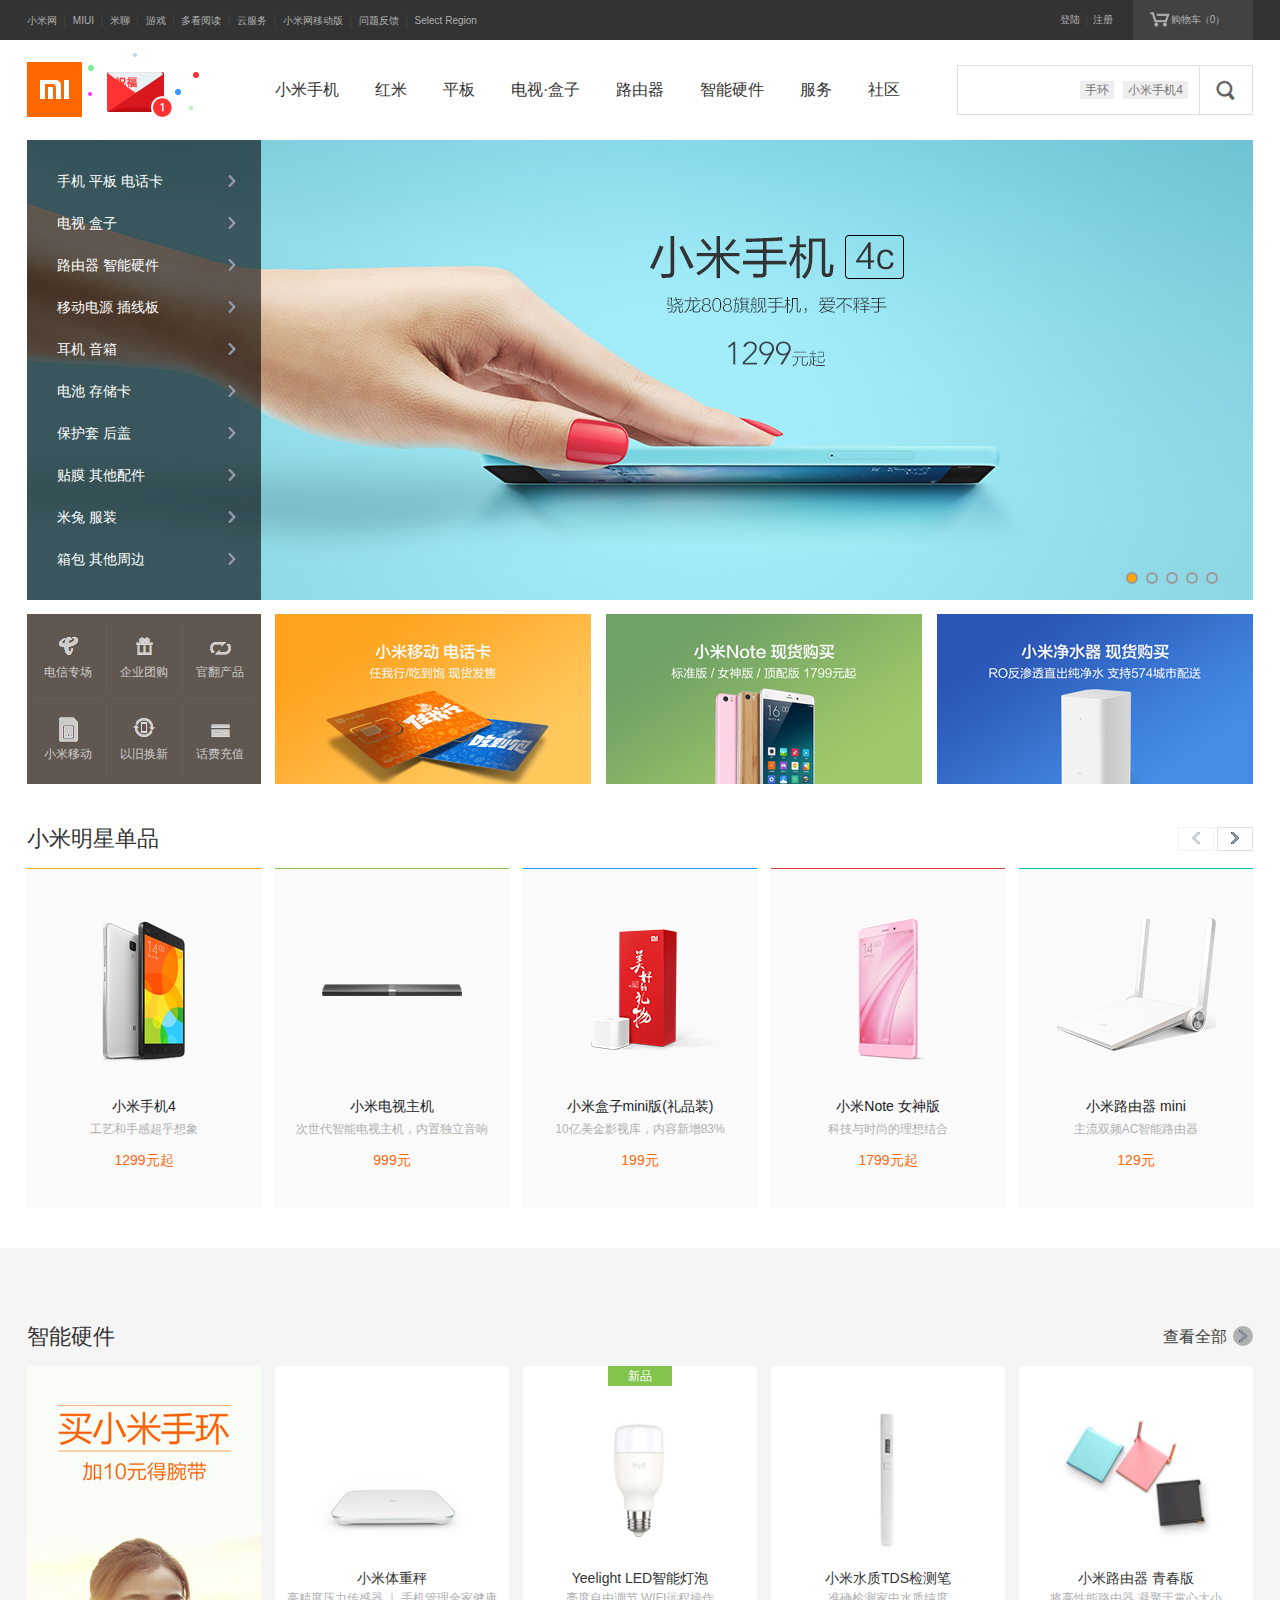
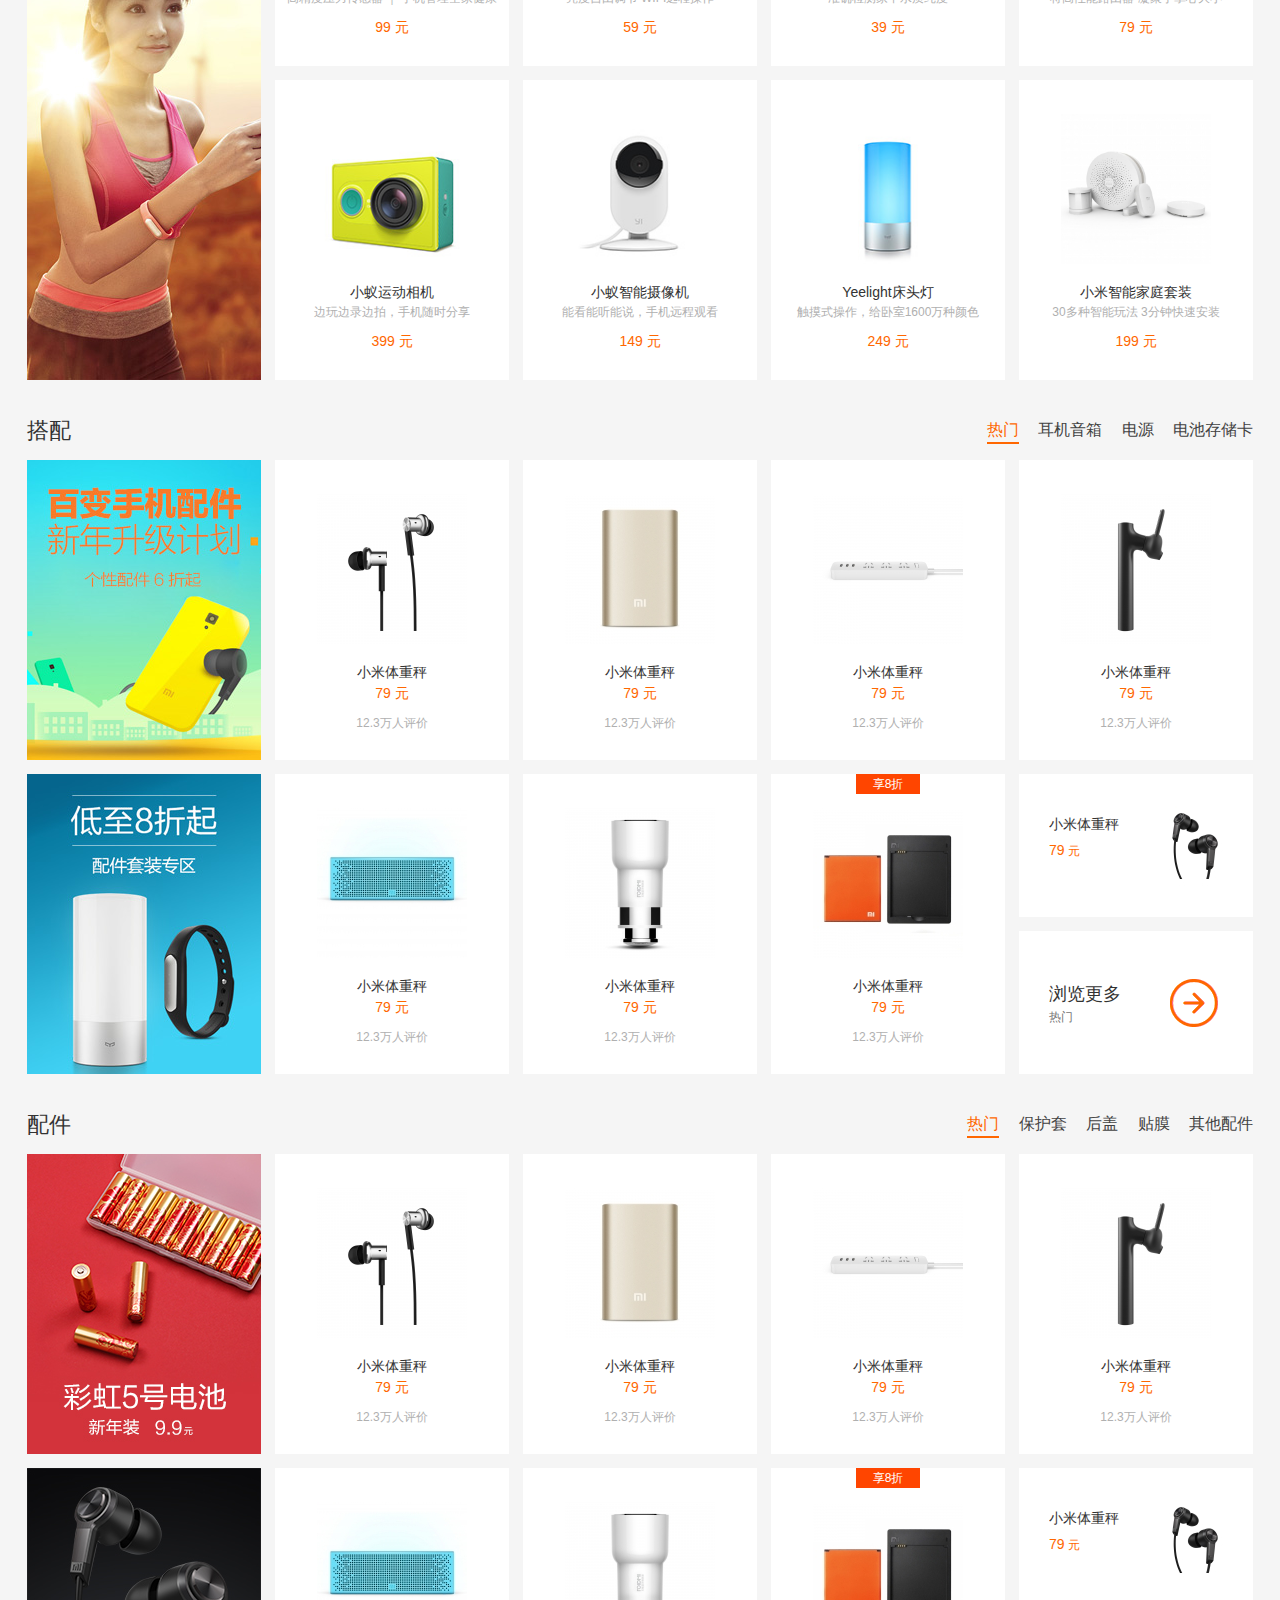
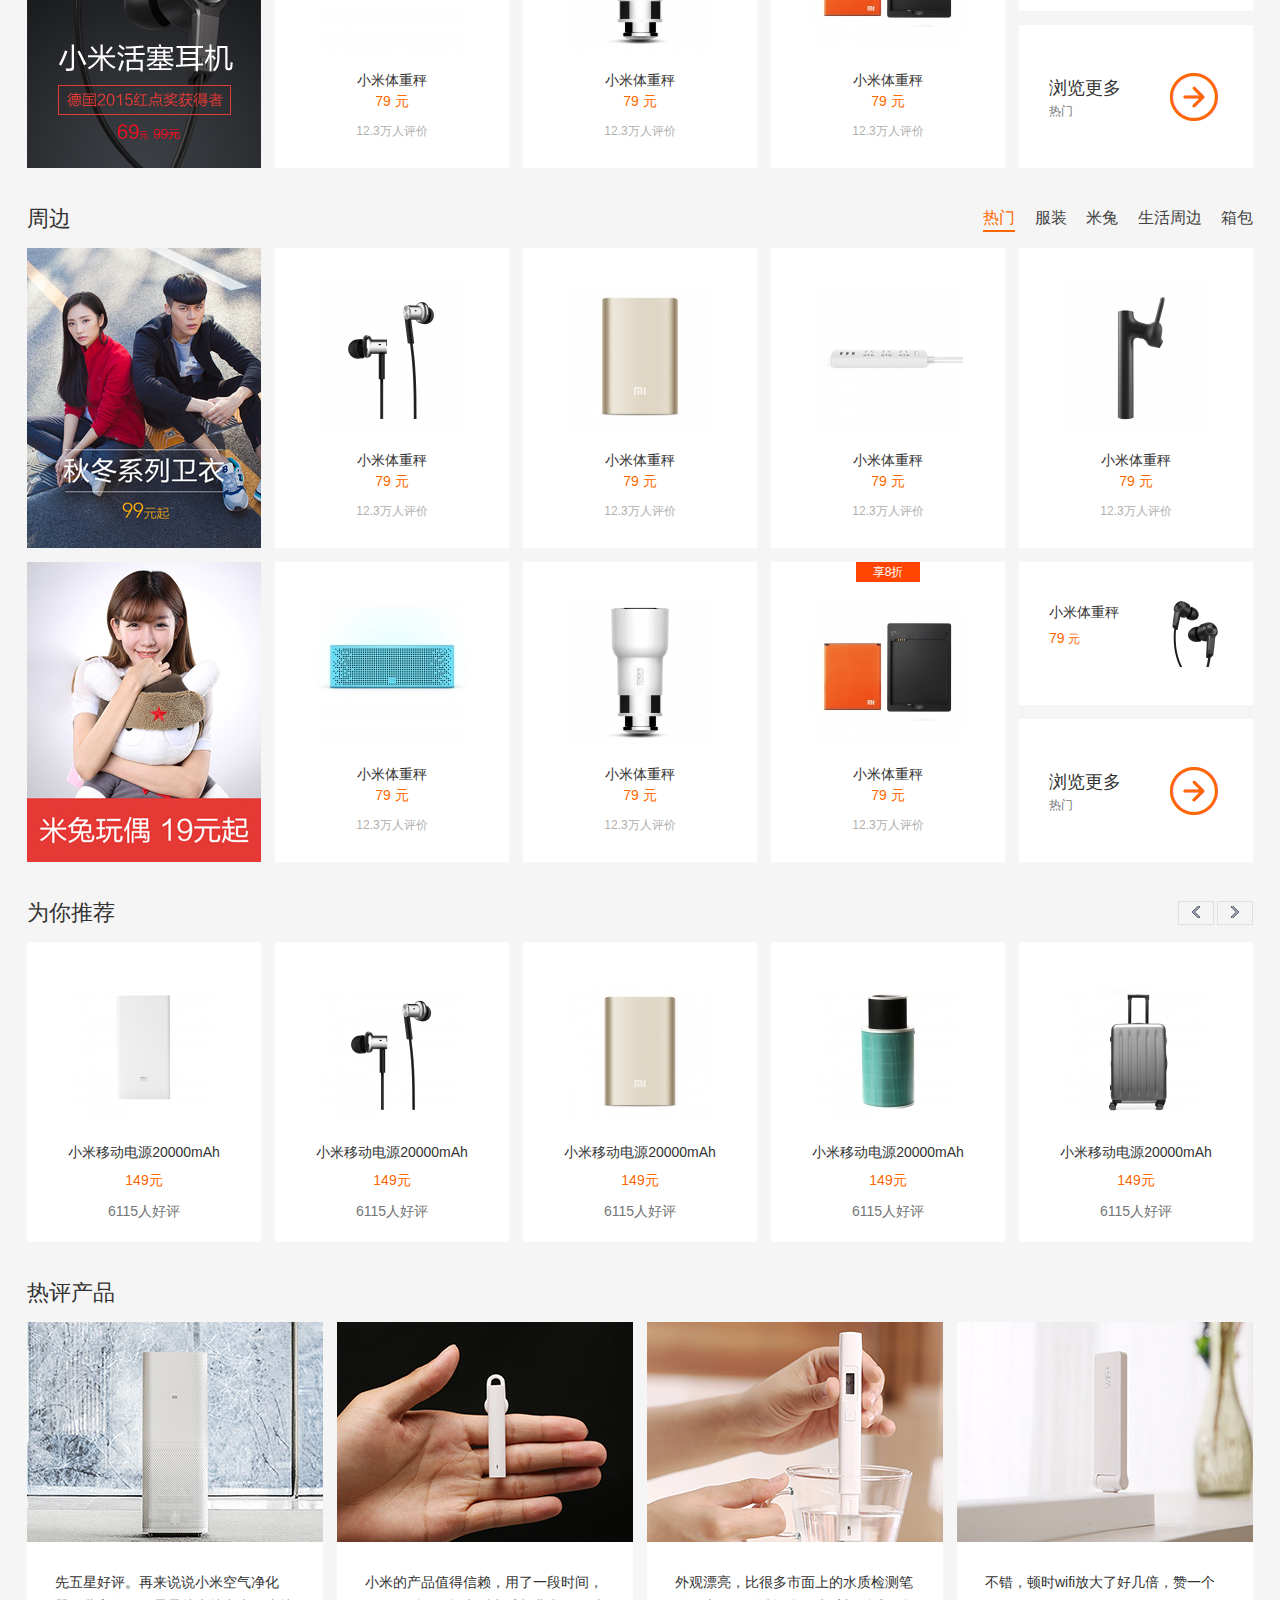
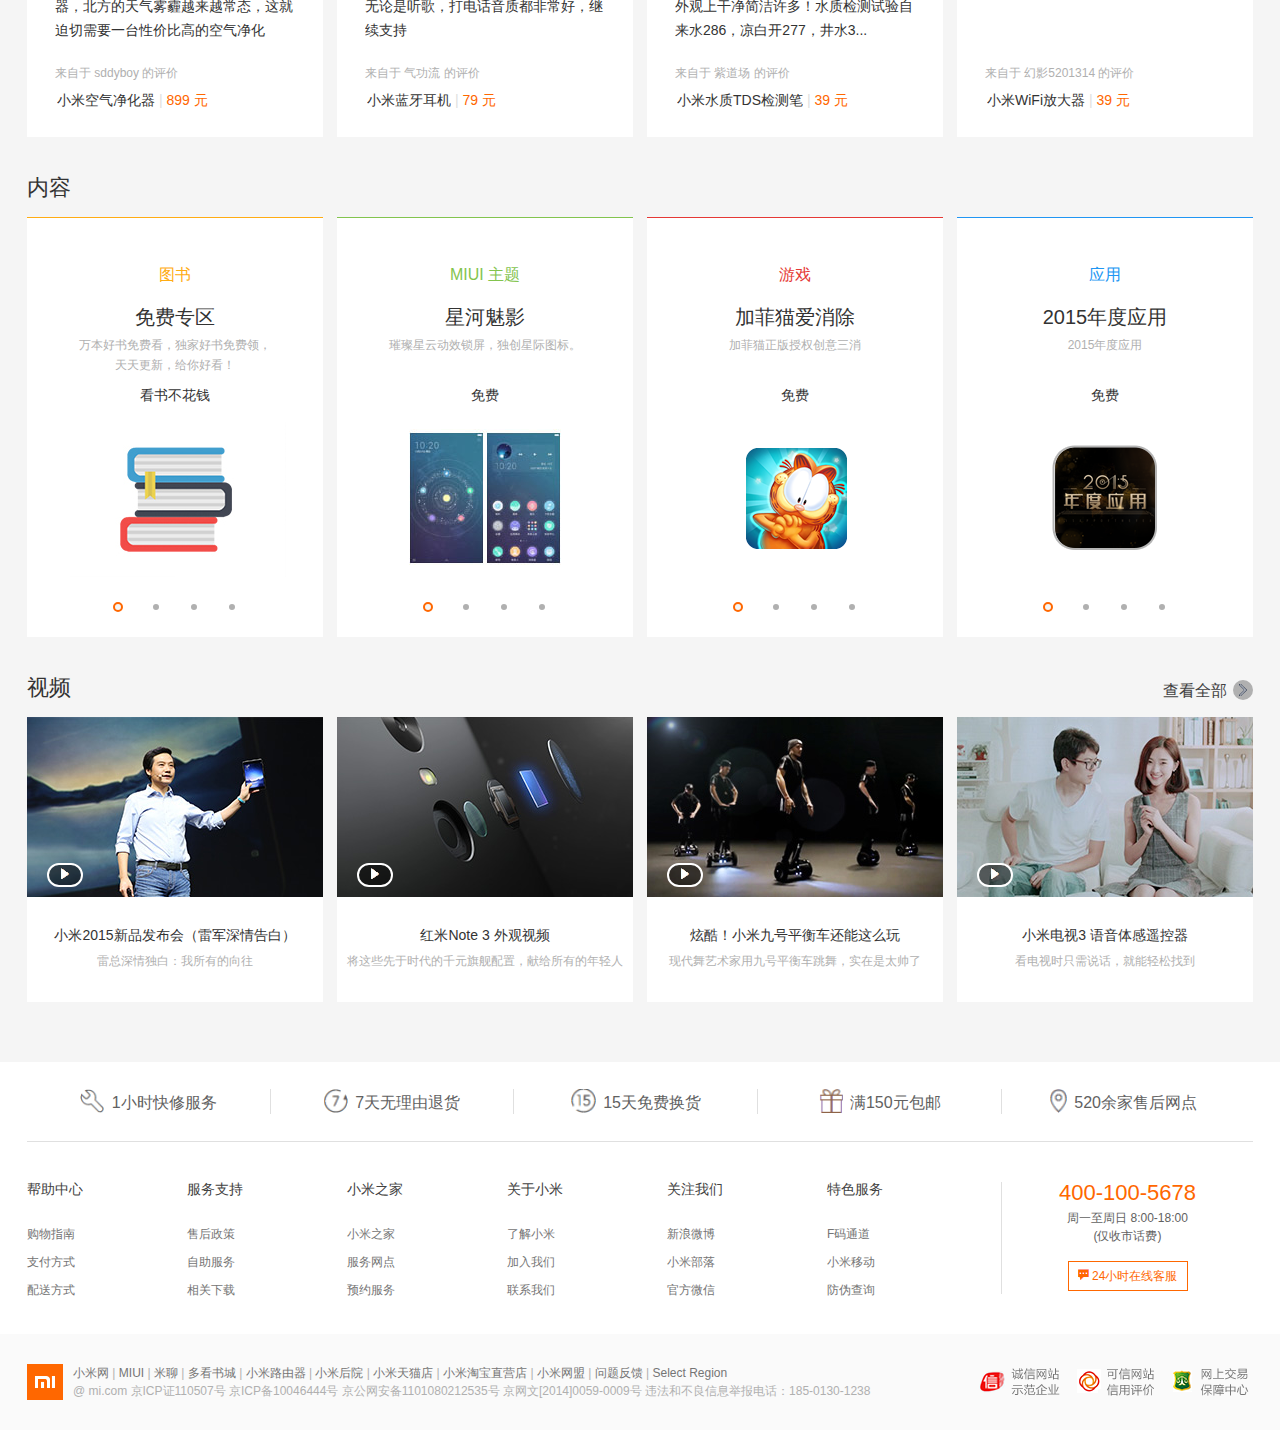
<file: index.html>
﻿<!DOCTYPE html>
<html>
<head lang="en">
    <meta charset="UTF-8">
    <title>小米项目</title>
    <link rel="stylesheet" href="css/tab.css"/>
</head>
<body>
<!--导航栏-->
<div class="topBar">
    <div class="container">
        <!-- 文字链接-->
        <div class="topBar-nav">
            <a href="##" class="topBar-navFon">小米网</a>
            <span class="sep">|</span>
            <a href="##" class="topBar-navFon" target="_blank" >MIUI</a>
            <span class="sep">|</span>
            <a href="##" class="topBar-navFon" target="_blank">米聊</a>
            <span class="sep">|</span>
            <a href="##" class="topBar-navFon" target="_blank">游戏</a>
            <span class="sep">|</span>
            <a href="##" class="topBar-navFon" target="_blank">多看阅读</a>
            <span class="sep">|</span>
            <a href="##" class="topBar-navFon" target="_blank">云服务</a>
            <span class="sep">|</span>
            <a href="##" class="topBar-navFon" target="_blank">小米网移动版</a>
            <span class="sep">|</span>
            <a href="##" class="topBar-navFon" target="_blank">问题反馈</a>
            <span class="sep">|</span>
            <a href="##" class="topBar-navFon" target="_blank">Select Region</a>
        </div>
        <!-- 购物车-->
        <div class="topBar-cart">
            <a href="##" class="cart-mini" id="cart-mini">
                <div class="icon"><img src="img/gwc.png" class="div Img"/></div>
                购物车
                <span class="cart-miniNum">（0）</span>
            </a>
            <div class="cart-menu" id="cart-menu">
                <div class="loading">
                    购物车中还没有商品，赶紧选购吧！
                </div>
            </div>
        </div>
        <!-- 登陆效果-->
        <div class="topBar-info">
            <a href="login.html" class="link">登陆</a>
            <span class="sep">|</span>
            <a href="##" class="link">注册</a>
        </div>
    </div>
</div>
<!--选项头部效果-->
<div class="site-header">
    <div class="container">
        <!-- logo效果-->
        <div class="header-logo">
            <a href="##" class="logo air" title="小米官网">小米官网</a>
            <div class="doodle doodle-20151229" style="display: block">
                <a href="##" class="link-block air" target="_blank">小米新年季</a>
            </div>
        </div>
        <!-- 选项卡效果-->
        <div class="header-nav">
            <ul class="nav-list clearfix">
                <li class="nav-item">
                    <a  class="link" href="javascript:;">
                        <span class="text">小米手机</span>
                        <span class="arrow"></span>
                    </a>
                    <div class="item-children header-nav-menu">
                        <div class="container">
                            <ul class="children-list">
                                <li class="first">
                                    <div class="figure">
                                        <a href="##" target="_blank">
                                            <img src="img/mi4c!160x110.jpg" alt="小米手机4c"/>
                                        </a>
                                    </div>
                                    <div class="title">
                                        <a href="##" target="_blank">小米手机4c</a>
                                    </div>
                                    <p class="price">1299元起</p>
                                </li>
                                <span></span>
                                <li>
                                    <div class="figure">
                                        <a href="##" target="_blank">
                                            <img src="img/mi4!160x110.jpg" alt="小米手机4"/>
                                        </a>
                                    </div>
                                    <div class="title">
                                        <a href="##" target="_blank">小米手机4</a>
                                    </div>
                                    <p class="price">1299元起</p>
                                </li>
                                <span></span>
                                <li>
                                    <div class="figure">
                                        <a href="##" target="_blank">
                                            <img src="img/minote!160x110.jpg" alt="小米Note 标准版"/>
                                        </a>
                                    </div>
                                    <div class="title">
                                        <a href="##" target="_blank">小米Note 标准版</a>
                                    </div>
                                    <p class="price">1799元起</p>
                                </li>
                                <span></span>
                                <li>
                                    <div class="figure">
                                        <a href="##" target="_blank">
                                            <img src="img/minotepro!160x110.jpg" alt="小米Note 顶配版"/>
                                        </a>
                                    </div>
                                    <div class="title">
                                        <a href="##" target="_blank">小米Note 顶配版</a>
                                    </div>
                                    <p class="price">2499元起</p>
                                </li>
                            </ul>
                        </div>
                    </div>
                </li>
                <li class="nav-item">
                    <a  class="link" href="javascript:;">
                        <span class="text">红米</span>
                        <span class="arrow"></span>
                    </a>
                    <div class="item-children header-nav-menu">
                        <div class="container">
                            <ul class="children-list">
                                <li class="first">
                                    <div class="figure">
                                        <a href="##" target="_blank">
                                            <img src="img/hongmi2a!160x110.jpg" alt="红米手机2A增强版"/>
                                        </a>
                                    </div>
                                    <div class="title">
                                        <a href="##" target="_blank">红米手机2A增强版</a>
                                    </div>
                                    <p class="price">特价499元</p>
                                </li>
                                <span></span>
                                <li>
                                    <div class="figure">
                                        <a href="##" target="_blank">
                                            <img src="img/hongmi2!160x110.jpg" alt="红米手机2"/>
                                        </a>
                                    </div>
                                    <div class="title">
                                        <a href="##" target="_blank">红米手机2</a>
                                    </div>
                                    <p class="price">599元起</p>
                                </li>
                                <span></span>
                                <li>
                                    <div class="figure">
                                        <a href="##" target="_blank">
                                            <img src="img/note!160x110.jpg" alt="红米Note电信版"/>
                                        </a>
                                    </div>
                                    <div class="title">
                                        <a href="##" target="_blank">红米Note电信版</a>
                                    </div>
                                    <p class="price">699元起</p>
                                </li>
                                <span></span>
                                <li>
                                    <div class="figure">
                                        <a href="##" target="_blank">
                                            <img src="img/note2!160x110.jpg" alt="红米Note2"/>
                                        </a>
                                    </div>
                                    <div class="title">
                                        <a href="##" target="_blank">红米Note2</a>
                                    </div>
                                    <p class="price">799元起</p>
                                </li>
                                <span></span>
                                <li>
                                    <div class="figure">
                                        <a href="##" target="_blank">
                                            <img src="img/note3!160x110.jpg" alt="红米Note3"/>
                                        </a>
                                    </div>
                                    <div class="title">
                                        <a href="##" target="_blank">红米Note3</a>
                                    </div>
                                    <p class="price">899元起</p>
                                </li>
                            </ul>
                        </div>
                    </div>
                </li>
                <li class="nav-item">
                    <a  class="link" href="javascript:;">
                        <span class="text">平板</span>
                        <span class="arrow"></span>
                    </a>
                    <div class="item-children header-nav-menu">
                        <div class="container">
                            <ul class="children-list">
                                <li class="first">
                                    <div class="figure">
                                        <a href="##" target="_blank">
                                            <img src="img/mipad2-16!160x110.jpg" alt="小米平板2 16GB"/>
                                        </a>
                                    </div>
                                    <div class="title">
                                        <a href="##" target="_blank">小米平板2 16GB</a>
                                    </div>
                                    <p class="price">999元起</p>
                                </li>
                                <span></span>
                                <li>
                                    <div class="figure">
                                        <a href="##" target="_blank">
                                            <img src="img/mipad2-64!160x110.jpg" alt="小米平板2 64GB"/>
                                        </a>
                                    </div>
                                    <div class="title">
                                        <a href="##" target="_blank">小米平板2 64GB</a>
                                    </div>
                                    <p class="price">1299元起</p>
                                </li>
                                <span></span>
                                <li>
                                    <div class="figure">
                                        <a href="##" target="_blank">
                                            <img src="img/mipad2-64-win!160x110.jpg" alt="小米平板2 64GB windows版"/>
                                        </a>
                                    </div>
                                    <div class="title">
                                        <a href="##" target="_blank">小米平板2 64GB windows版</a>
                                    </div>
                                    <p class="price">1299元起</p>
                                </li>
                            </ul>
                        </div>
                    </div>
                </li>

                <li class="nav-item">
                    <a  class="link" href="javascript:;">
                        <span class="text">电视·盒子</span>
                        <span class="arrow"></span>
                    </a>
                    <div class="item-children header-nav-menu">
                        <div class="container">
                            <ul class="children-list">
                                <li class="first">
                                    <div class="figure">
                                        <a href="##" target="_blank">
                                            <img src="img/mitv40!160x110.jpg" alt="小米电视2 40寸"/>
                                        </a>
                                    </div>
                                    <div class="title">
                                        <a href="##" target="_blank">小米电视2 40寸</a>
                                    </div>
                                    <p class="price">1799元起</p>
                                </li>
                                <span></span>
                                <li>
                                    <div class="figure">
                                        <a href="##" target="_blank">
                                            <img src="img/mitv48!160x110.jpg" alt="小米电视2s 48寸"/>
                                        </a>
                                    </div>
                                    <div class="title">
                                        <a href="##" target="_blank">小米电视2s 48寸</a>
                                    </div>
                                    <p class="price">2799元起</p>
                                </li>
                                <span></span>
                                <li>
                                    <div class="figure">
                                        <a href="##" target="_blank">
                                            <img src="img/mitv3-55!160x110.jpg" alt="小米电视3 55寸"/>
                                        </a>
                                    </div>
                                    <div class="title">
                                        <a href="##" target="_blank">小米电视3 55寸</a>
                                    </div>
                                    <p class="price">3999元起</p>
                                </li>
                                <span></span>
                                <li>
                                    <div class="figure">
                                        <a href="##" target="_blank">
                                            <img src="img/mitv60!160x110.jpg" alt="小米电视3 60寸"/>
                                        </a>
                                    </div>
                                    <div class="title">
                                        <a href="##" target="_blank">小米电视3 60寸</a>
                                    </div>
                                    <p class="price">4999元起</p>
                                </li>
                                <span></span>
                                <li>
                                    <div class="figure">
                                        <a href="##" target="_blank">
                                            <img src="img/mitv3-70!160x110.jpg" alt="小米电视3 70寸"/>
                                        </a>
                                    </div>
                                    <div class="title">
                                        <a href="##" target="_blank">小米电视3 70寸</a>
                                    </div>
                                    <p class="price">9999元起</p>
                                </li>
                                <span></span>
                                <li>
                                    <div class="figure">
                                        <a href="##" target="_blank">
                                            <img src="img/hezi3.png" alt="小米盒子3"/>
                                        </a>
                                    </div>
                                    <div class="title">
                                        <a href="##" target="_blank">小米盒子3</a>
                                    </div>
                                    <p class="price">299元起</p>
                                </li>
                            </ul>
                        </div>
                    </div>
                </li>
                <li class="nav-item">
                    <a  class="link" href="javascript:;">
                        <span class="text">路由器</span>
                        <span class="arrow"></span>
                    </a>
                    <div class="item-children header-nav-menu">
                        <div class="container">
                            <ul class="children-list">
                                <li class="first">
                                    <div class="figure">
                                        <a href="##" target="_blank">
                                            <img src="img/miwifi!160x110.jpg" alt="全新小米路由器"/>
                                        </a>
                                    </div>
                                    <div class="title">
                                        <a href="##" target="_blank">全新小米路由器</a>
                                    </div>
                                    <p class="price">699元起</p>
                                </li>
                                <span></span>
                                <li>
                                    <div class="figure">
                                        <a href="##" target="_blank">
                                            <img src="img/miwifimini!160x110.jpg" alt="小米路由器 mini"/>
                                        </a>
                                    </div>
                                    <div class="title">
                                        <a href="##" target="_blank">小米路由器 mini</a>
                                    </div>
                                    <p class="price">129元起</p>
                                </li>
                                <span></span>
                                <li>
                                    <div class="figure">
                                        <a href="##" target="_blank">
                                            <img src="img/miwifilite!160x110.jpg" alt="小米路由器 青春版"/>
                                        </a>
                                    </div>
                                    <div class="title">
                                        <a href="##" target="_blank">小米路由器 青春版</a>
                                    </div>
                                    <p class="price">79元起</p>
                                </li>
                                <span></span>
                                <li>
                                    <div class="figure">
                                        <a href="##" target="_blank">
                                            <img src="img/wifiExtension!160x110.jpg" alt="小米WIFI放大器"/>
                                        </a>
                                    </div>
                                    <div class="title">
                                        <a href="##" target="_blank">小米WIFI放大器</a>
                                    </div>
                                    <p class="price">39元起</p>
                                </li>
                            </ul>
                        </div>
                    </div>
                </li>
                <li class="nav-item">
                    <a  class="link" href="javascript:;">
                        <span class="text">智能硬件</span>
                        <span class="arrow"></span>
                    </a>
                    <div class="item-children header-nav-menu">
                        <div class="container">
                            <ul class="children-list">
                                <li class="first">
                                    <div class="figure">
                                        <a href="##" target="_blank">
                                            <img src="img/scooter!160x110.jpg" alt="九号平衡车"/>
                                        </a>
                                    </div>
                                    <div class="title">
                                        <a href="##" target="_blank">九号平衡车</a>
                                    </div>
                                    <p class="price">1999元</p>
                                </li>
                                <span></span>
                                <li>
                                    <div class="figure">
                                        <a href="##" target="_blank">
                                            <img src="img/scale!160x110.jpg" alt="体重秤"/>
                                        </a>
                                    </div>
                                    <div class="title">
                                        <a href="##" target="_blank">体重秤</a>
                                    </div>
                                    <p class="price">99元</p>
                                </li>
                                <span></span>
                                <li>
                                    <div class="figure">
                                        <a href="##" target="_blank">
                                            <img src="img/xiaoyi!160x110.jpg" alt="摄像机"/>
                                        </a>
                                    </div>
                                    <div class="title">
                                        <a href="##" target="_blank">摄像机</a>
                                    </div>
                                    <p class="price">149元</p>
                                </li>
                                <span></span>
                                <li>
                                    <div class="figure">
                                        <a href="##" target="_blank">
                                            <img src="img/yicamera!160x110.jpg" alt="运动相机"/>
                                        </a>
                                    </div>
                                    <div class="title">
                                        <a href="##" target="_blank">运动相机</a>
                                    </div>
                                    <p class="price">399元起</p>
                                </li>
                                <span></span>
                                <li>
                                    <div class="figure">
                                        <a href="##" target="_blank">
                                            <img src="img/ihealth!160x110.jpg" alt="血压计"/>
                                        </a>
                                    </div>
                                    <div class="title">
                                        <a href="##" target="_blank">血压计</a>
                                    </div>
                                    <p class="price">199元起</p>
                                </li>
                                <span></span>
                                <li>
                                    <div class="figure">
                                        <a href="##" target="_blank">
                                            <img src="img/smart!160x110.jpg" alt="查看全部智能硬件"/>
                                        </a>
                                    </div>
                                    <div class="title">
                                        <a href="##" target="_blank">查看全部<br>智能硬件</a>
                                    </div>
                                </li>
                            </ul>
                        </div>
                    </div>
                </li>
                <li class="nav-item">
                    <a  class="link" href="##" target="_blank">
                        <span class="text">服务</span>
                    </a>
                </li>
                <li class="nav-item">
                    <a  class="link" href="##" target="_blank">
                        <span class="text">社区</span>
                    </a>
                </li>
            </ul>
        </div>
        <!-- 搜索栏效果-->
        <div class="header-search">
            <form id="searchForm" class="searchForm searchForm-focus" action="##">
                <input id="search" class="search-text" type="search" name="keyword" autocomplete="off"/>
                <input id="search-btn" type="submit" class="search-btn" value=""/>
                <div id="search-words" class="search-words">
                    <a href="##">手环</a>
                    <a href="##">小米手机4</a>
                </div>
                <div id="search-hotWords" class="search-hotWords">
                    <ul id="result-list" class="result-list">
                        <li>
                            <a href="##">移动电源
                                <span class="result">约有22件</span>
                            </a>
                        </li>
                        <li>
                            <a href="##">空气净化器
                                <span class="result">约有40件</span>
                            </a>
                        </li>
                        <li>
                            <a href="##">小米手环
                                <span class="result">约有15件</span>
                            </a>
                        </li>
                        <li>
                            <a href="##">WiFi
                                <span class="result">约有35件</span>
                            </a>
                        </li>
                        <li>
                            <a href="##">自拍杆
                                <span class="result">约有25件</span>
                            </a>
                        </li>
                        <li>
                            <a href="##">小米体重秤
                                <span class="result">约有25件</span>
                            </a>
                        </li>
                        <li>
                            <a href="##">小米摄像机
                                <span class="result">约有25件</span>
                            </a>
                        </li>
                        <li>
                            <a href="##">运动相机
                                <span class="result">约有25件</span>
                            </a>
                        </li>
                        <li>
                            <a href="##">智能插座
                                <span class="result">约有25件</span>
                            </a>
                        </li>
                        <li>
                            <a href="##">配件优惠套装
                                <span class="result">约有25件</span>
                            </a>
                        </li>
                    </ul>
                </div>
            </form>
        </div>
    </div>
</div>
<!--大小轮播图效果-->
<div class="home-hero-container container" id="home-hero-container">
    <div class="home-hero"><!-- 焦点轮播图及底下的排列图片 -->
        <div class="home-hero-slide"><!-- 焦点轮播图 -->
            <div class="outer" id="outer">
                <div class="inner" id="inner"></div>
                <div class="onRight"></div>
                <div class="onLeft"></div>
                <ul class="tip" id="tip"></ul>
                <ul class="nav" id="nav">
                    <li class="nav-list">
                        <a class="cotext" href="##" target="_blank">手机 平板 电话卡
                            <img src="img/jt.png" class="jt"/>
                        </a>
                        <div class="inner-list children-col-3">
                            <ul class="children-list children-list-col children-list-col-1">
                                <li class="star-goods">
                                    <a href="##" class="link">
                                        <img class="thumb" src="img/minote.jpg" />
                                        <span class="text">小米Note</span>
                                    </a>
                                    <a class="btn btn-line-primary btn-small btn-buy" href="##">选购</a>
                                </li>
                                <li class="star-goods">
                                    <a href="##" class="link">
                                        <img class="thumb" src="img/mi4.jpg" />
                                        <span class="text">小米手机4</span>
                                    </a>
                                    <a class="btn btn-line-primary btn-small btn-buy" href="##">选购</a>
                                </li>
                                <li class="star-goods">
                                    <a href="##" class="link">
                                        <img class="thumb" src="img/mi4c.jpg"/>
                                        <span class="text">小米手机4c</span>
                                    </a>
                                    <a class="btn btn-line-primary btn-small btn-buy" href="##">选购</a>
                                </li>
                                <li class="star-goods">
                                    <a href="##" class="link">
                                        <img class="thumb" src="img/note3.jpg" />
                                        <span class="text">红米Note 3</span>
                                    </a>
                                    <a class="btn btn-line-primary btn-small btn-buy" href="##">选购</a>
                                </li>
                                <li class="star-goods">
                                    <a href="##" class="link">
                                        <img class="thumb" src="img/note2.jpg" />
                                        <span class="text">红米Note 2</span>
                                    </a>
                                    <a class="btn btn-line-primary btn-small btn-buy" href="##">选购</a>
                                </li>
                                <li class="star-goods">
                                    <a href="##" class="link">
                                        <img class="thumb" src="img/note.jpg" />
                                        <span class="text">红米Note 电信版</span>
                                    </a>
                                    <a class="btn btn-line-primary btn-small btn-buy" href="##">选购</a>
                                </li>
                            </ul>
                            <ul class="children-list children-list-col children-list-col-2">
                                <li class="star-goods">
                                    <a href="##" class="link">
                                        <img class="thumb" src="img/minote.jpg" />
                                        <span class="text">小米Note</span>
                                    </a>
                                    <a class="btn btn-line-primary btn-small btn-buy" href="##">选购</a>
                                </li>
                                <li class="star-goods">
                                    <a href="##" class="link">
                                        <img class="thumb" src="img/mi4.jpg" />
                                        <span class="text">小米手机4</span>
                                    </a>
                                    <a class="btn btn-line-primary btn-small btn-buy" href="##">选购</a>
                                </li>
                                <li class="star-goods">
                                    <a href="##" class="link">
                                        <img class="thumb" src="img/mi4c.jpg"/>
                                        <span class="text">小米手机4c</span>
                                    </a>
                                    <a class="btn btn-line-primary btn-small btn-buy" href="##">选购</a>
                                </li>
                                <li class="star-goods">
                                    <a href="##" class="link">
                                        <img class="thumb" src="img/note3.jpg" />
                                        <span class="text">红米Note 3</span>
                                    </a>
                                    <a class="btn btn-line-primary btn-small btn-buy" href="##">选购</a>
                                </li>
                                <li class="star-goods">
                                    <a href="##" class="link">
                                        <img class="thumb" src="img/note2.jpg" />
                                        <span class="text">红米Note 2</span>
                                    </a>
                                    <a class="btn btn-line-primary btn-small btn-buy" href="##">选购</a>
                                </li>
                                <li class="star-goods">
                                    <a href="##" class="link">
                                        <img class="thumb" src="img/note.jpg" />
                                        <span class="text">红米Note 电信版</span>
                                    </a>
                                    <a class="btn btn-line-primary btn-small btn-buy" href="##">选购</a>
                                </li>
                            </ul>
                            <ul class="children-list children-list-col children-list-col-3">
                                <li class="star-goods">
                                    <a href="##" class="link">
                                        <img class="thumb" src="img/note3.jpg" />
                                        <span class="text">红米Note 3</span>
                                    </a>
                                </li>
                                <li class="star-goods">
                                    <a href="##" class="link">
                                        <img class="thumb" src="img/note2.jpg" />
                                        <span class="text">红米Note 2</span>
                                    </a>
                                </li>
                                <li class="star-goods">
                                    <a href="##" class="link">
                                        <img class="thumb" src="img/note.jpg" />
                                        <span class="text">红米Note 电信版</span>
                                    </a>
                                </li>
                            </ul>
                        </div>
                    </li>
                    <li class="nav-list">
                        <a class="cotext" href="##" target="_blank">电视 盒子
                            <img src="img/jt.png" class="jt"/>
                        </a>
                        <div class="inner-list children-col-2">
                            <ul class="children-list children-list-col children-list-col-1">
                                <li>
                                    <a href="##" class="link">
                                        <img class="thumb" src="img/minote.jpg" />
                                        <span class="text">小米Note</span>
                                    </a>
                                </li>
                                <li>
                                    <a href="##" class="link">
                                        <img class="thumb" src="img/mi4.jpg" />
                                        <span class="text">小米手机4</span>
                                    </a>
                                </li>
                                <li>
                                    <a href="##" class="link">
                                        <img class="thumb" src="img/mi4c.jpg"/>
                                        <span class="text">小米手机4c</span>
                                    </a>
                                </li>
                                <li>
                                    <a href="##" class="link">
                                        <img class="thumb" src="img/note3.jpg" />
                                        <span class="text">红米Note 3</span>
                                    </a>
                                </li>
                                <li>
                                    <a href="##" class="link">
                                        <img class="thumb" src="img/note2.jpg" />
                                        <span class="text">红米Note 2</span>
                                    </a>
                                </li>
                                <li>
                                    <a href="##" class="link">
                                        <img class="thumb" src="img/note.jpg" />
                                        <span class="text">红米Note 电信版</span>
                                    </a>
                                </li>
                            </ul>
                            <ul class="children-list children-list-col children-list-col-2">
                                <li class="star-goods">
                                    <a href="##" class="link">
                                        <img class="thumb" src="img/minote.jpg" />
                                        <span class="text">小米Note</span>
                                    </a>
                                </li>
                                <li class="star-goods">
                                    <a href="##" class="link">
                                        <img class="thumb" src="img/mi4.jpg" />
                                        <span class="text">小米手机4</span>
                                    </a>
                                </li>
                                <li class="star-goods">
                                    <a href="##" class="link">
                                        <img class="thumb" src="img/mi4c.jpg"/>
                                        <span class="text">小米手机4c</span>
                                    </a>
                                </li>
                                <li class="star-goods">
                                    <a href="##" class="link">
                                        <img class="thumb" src="img/note3.jpg" />
                                        <span class="text">红米Note 3</span>
                                    </a>
                                </li>
                                <li class="star-goods">
                                    <a href="##" class="link">
                                        <img class="thumb" src="img/note2.jpg" />
                                        <span class="text">红米Note 2</span>
                                    </a>
                                </li>
                                <li class="star-goods">
                                    <a href="##" class="link">
                                        <img class="thumb" src="img/note.jpg" />
                                        <span class="text">红米Note 电信版</span>
                                    </a>
                                </li>
                            </ul>
                        </div>
                    </li>
                    <li class="nav-list">
                        <a class="cotext" href="##" target="_blank">路由器 智能硬件
                            <img src="img/jt.png" class="jt"/>
                        </a>
                        <div class="inner-list children-col-3">
                            <ul class="children-list children-list-col children-list-col-1">
                                <li>
                                    <a href="##" class="link">
                                        <img class="thumb" src="img/minote.jpg" />
                                        <span class="text">小米Note</span>
                                    </a>
                                </li>
                                <li>
                                    <a href="##" class="link">
                                        <img class="thumb" src="img/mi4.jpg" />
                                        <span class="text">小米手机4</span>
                                    </a>
                                </li>
                                <li>
                                    <a href="##" class="link">
                                        <img class="thumb" src="img/mi4c.jpg"/>
                                        <span class="text">小米手机4c</span>
                                    </a>
                                </li>
                                <li>
                                    <a href="##" class="link">
                                        <img class="thumb" src="img/note3.jpg" />
                                        <span class="text">红米Note 3</span>
                                    </a>
                                </li>
                                <li>
                                    <a href="##" class="link">
                                        <img class="thumb" src="img/note2.jpg" />
                                        <span class="text">红米Note 2</span>
                                    </a>
                                </li>
                                <li>
                                    <a href="##" class="link">
                                        <img class="thumb" src="img/note.jpg" />
                                        <span class="text">红米Note 电信版</span>
                                    </a>
                                </li>
                            </ul>
                            <ul class="children-list children-list-col children-list-col-2">
                                <li>
                                    <a href="##" class="link">
                                        <img class="thumb" src="img/minote.jpg" />
                                        <span class="text">小米Note</span>
                                    </a>

                                </li>
                                <li>
                                    <a href="##" class="link">
                                        <img class="thumb" src="img/mi4.jpg" />
                                        <span class="text">小米手机4</span>
                                    </a>

                                </li>
                                <li>
                                    <a href="##" class="link">
                                        <img class="thumb" src="img/mi4c.jpg"/>
                                        <span class="text">小米手机4c</span>
                                    </a>

                                </li>
                                <li>
                                    <a href="##" class="link">
                                        <img class="thumb" src="img/note3.jpg" />
                                        <span class="text">红米Note 3</span>
                                    </a>
                                </li>
                                <li>
                                    <a href="##" class="link">
                                        <img class="thumb" src="img/note2.jpg" />
                                        <span class="text">红米Note 2</span>
                                    </a>
                                </li>
                                <li>
                                    <a href="##" class="link">
                                        <img class="thumb" src="img/note.jpg" />
                                        <span class="text">红米Note 电信版</span>
                                    </a>
                                </li>
                            </ul>
                            <ul class="children-list children-list-col children-list-col-3">
                                <li>
                                    <a href="##" class="link">
                                        <img class="thumb" src="img/note3.jpg" />
                                        <span class="text">红米Note 3</span>
                                    </a>
                                </li>
                                <li>
                                    <a href="##" class="link">
                                        <img class="thumb" src="img/note2.jpg" />
                                        <span class="text">红米Note 2</span>
                                    </a>
                                </li>
                                <li>
                                    <a href="##" class="link">
                                        <img class="thumb" src="img/note.jpg" />
                                        <span class="text">红米Note 电信版</span>
                                    </a>
                                </li>
                            </ul>
                        </div>
                    </li>
                    <li class="nav-list">
                        <a class="cotext" href="##" target="_blank">移动电源 插线板
                            <img src="img/jt.png" class="jt"/>
                        </a>
                        <div class="inner-list children-col-1">
                            <ul class="children-list children-list-col children-list-col-1">
                                <li>
                                    <a href="##" class="link">
                                        <img class="thumb" src="img/minote.jpg" />
                                        <span class="text">小米Note</span>
                                    </a>
                                </li>
                                <li>
                                    <a href="##" class="link">
                                        <img class="thumb" src="img/mi4.jpg" />
                                        <span class="text">小米手机4</span>
                                    </a>
                                </li>
                                <li>
                                    <a href="##" class="link">
                                        <img class="thumb" src="img/mi4c.jpg"/>
                                        <span class="text">小米手机4c</span>
                                    </a>
                                </li>
                                <li>
                                    <a href="##" class="link">
                                        <img class="thumb" src="img/note3.jpg" />
                                        <span class="text">红米Note 3</span>
                                    </a>
                                </li>
                                <li>
                                    <a href="##" class="link">
                                        <img class="thumb" src="img/note2.jpg" />
                                        <span class="text">红米Note 2</span>
                                    </a>
                                </li>
                                <li>
                                    <a href="##" class="link">
                                        <img class="thumb" src="img/note.jpg" />
                                        <span class="text">红米Note 电信版</span>
                                    </a>
                                </li>
                            </ul>
                        </div>
                    </li>
                    <li class="nav-list">
                        <a class="cotext" href="##" target="_blank">耳机 音箱
                            <img src="img/jt.png" class="jt"/>
                        </a>
                        <div class="inner-list children-col-2">
                            <ul class="children-list children-list-col children-list-col-1">
                                <li>
                                    <a href="##" class="link">
                                        <img class="thumb" src="img/minote.jpg" />
                                        <span class="text">小米Note</span>
                                    </a>
                                </li>
                                <li>
                                    <a href="##" class="link">
                                        <img class="thumb" src="img/mi4.jpg" />
                                        <span class="text">小米手机4</span>
                                    </a>
                                </li>
                                <li>
                                    <a href="##" class="link">
                                        <img class="thumb" src="img/mi4c.jpg"/>
                                        <span class="text">小米手机4c</span>
                                    </a>
                                </li>
                                <li>
                                    <a href="##" class="link">
                                        <img class="thumb" src="img/note3.jpg" />
                                        <span class="text">红米Note 3</span>
                                    </a>
                                </li>
                                <li>
                                    <a href="##" class="link">
                                        <img class="thumb" src="img/note2.jpg" />
                                        <span class="text">红米Note 2</span>
                                    </a>
                                </li>
                                <li>
                                    <a href="##" class="link">
                                        <img class="thumb" src="img/note.jpg" />
                                        <span class="text">红米Note 电信版</span>
                                    </a>
                                </li>
                            </ul>
                            <ul class="children-list children-list-col children-list-col-1">
                                <li class="star-goods">
                                    <a href="##" class="link">
                                        <img class="thumb" src="img/minote.jpg" />
                                        <span class="text">小米Note</span>
                                    </a>
                                </li>
                                <li class="star-goods">
                                    <a href="##" class="link">
                                        <img class="thumb" src="img/mi4.jpg" />
                                        <span class="text">小米手机4</span>
                                    </a>
                                </li>
                                <li class="star-goods">
                                    <a href="##" class="link">
                                        <img class="thumb" src="img/mi4c.jpg"/>
                                        <span class="text">小米手机4c</span>
                                    </a>
                                </li>
                                <li class="star-goods">
                                    <a href="##" class="link">
                                        <img class="thumb" src="img/note3.jpg" />
                                        <span class="text">红米Note 3</span>
                                    </a>
                                </li>
                                <li class="star-goods">
                                    <a href="##" class="link">
                                        <img class="thumb" src="img/note2.jpg" />
                                        <span class="text">红米Note 2</span>
                                    </a>
                                </li>
                                <li class="star-goods">
                                    <a href="##" class="link">
                                        <img class="thumb" src="img/note.jpg" />
                                        <span class="text">红米Note 电信版</span>
                                    </a>
                                </li>
                            </ul>
                        </div>
                    </li>
                    <li class="nav-list">
                        <a class="cotext" href="##" target="_blank">电池 存储卡
                            <img src="img/jt.png" class="jt"/>
                        </a>
                        <div class="inner-list children-col-1">
                            <ul class="children-list children-list-col children-list-col-1">
                                <li>
                                    <a href="##" class="link">
                                        <img class="thumb" src="img/minote.jpg" />
                                        <span class="text">小米Note</span>
                                    </a>
                                </li>
                                <li>
                                    <a href="##" class="link">
                                        <img class="thumb" src="img/mi4.jpg" />
                                        <span class="text">小米手机4</span>
                                    </a>
                                </li>
                                <li>
                                    <a href="##" class="link">
                                        <img class="thumb" src="img/mi4c.jpg"/>
                                        <span class="text">小米手机4c</span>
                                    </a>
                                </li>
                                <li>
                                    <a href="##" class="link">
                                        <img class="thumb" src="img/note3.jpg" />
                                        <span class="text">红米Note 3</span>
                                    </a>
                                </li>
                                <li>
                                    <a href="##" class="link">
                                        <img class="thumb" src="img/note2.jpg" />
                                        <span class="text">红米Note 2</span>
                                    </a>
                                </li>
                                <li>
                                    <a href="##" class="link">
                                        <img class="thumb" src="img/note.jpg" />
                                        <span class="text">红米Note 电信版</span>
                                    </a>
                                </li>
                            </ul>
                        </div>
                    </li>
                    <li class="nav-list">
                        <a class="cotext" href="##" target="_blank">保护套 后盖
                            <img src="img/jt.png" class="jt"/>
                        </a>
                        <div class="inner-list children-col-1">
                            <ul class="children-list children-list-col children-list-col-1">
                                <li>
                                    <a href="##" class="link">
                                        <img class="thumb" src="img/minote.jpg" />
                                        <span class="text">小米Note</span>
                                    </a>
                                </li>
                                <li>
                                    <a href="##" class="link">
                                        <img class="thumb" src="img/mi4.jpg" />
                                        <span class="text">小米手机4</span>
                                    </a>
                                </li>
                                <li>
                                    <a href="##" class="link">
                                        <img class="thumb" src="img/mi4c.jpg"/>
                                        <span class="text">小米手机4c</span>
                                    </a>
                                </li>
                                <li>
                                    <a href="##" class="link">
                                        <img class="thumb" src="img/note3.jpg" />
                                        <span class="text">红米Note 3</span>
                                    </a>
                                </li>
                                <li>
                                    <a href="##" class="link">
                                        <img class="thumb" src="img/note2.jpg" />
                                        <span class="text">红米Note 2</span>
                                    </a>
                                </li>
                                <li>
                                    <a href="##" class="link">
                                        <img class="thumb" src="img/note.jpg" />
                                        <span class="text">红米Note 电信版</span>
                                    </a>
                                </li>
                            </ul>
                        </div>
                    </li>
                    <li class="nav-list">
                        <a class="cotext" href="##" target="_blank">贴膜 其他配件
                            <img src="img/jt.png" class="jt"/>
                        </a>
                        <div class="inner-list children-col-1">
                            <ul class="children-list children-list-col children-list-col-1">
                                <li>
                                    <a href="##" class="link">
                                        <img class="thumb" src="img/minote.jpg" />
                                        <span class="text">小米Note</span>
                                    </a>
                                </li>
                                <li>
                                    <a href="##" class="link">
                                        <img class="thumb" src="img/mi4.jpg" />
                                        <span class="text">小米手机4</span>
                                    </a>
                                </li>
                                <li>
                                    <a href="##" class="link">
                                        <img class="thumb" src="img/mi4c.jpg"/>
                                        <span class="text">小米手机4c</span>
                                    </a>
                                </li>
                                <li>
                                    <a href="##" class="link">
                                        <img class="thumb" src="img/note3.jpg" />
                                        <span class="text">红米Note 3</span>
                                    </a>
                                </li>
                                <li>
                                    <a href="##" class="link">
                                        <img class="thumb" src="img/note2.jpg" />
                                        <span class="text">红米Note 2</span>
                                    </a>
                                </li>
                                <li>
                                    <a href="##" class="link">
                                        <img class="thumb" src="img/note.jpg" />
                                        <span class="text">红米Note 电信版</span>
                                    </a>
                                </li>
                            </ul>
                        </div>
                    </li>
                    <li class="nav-list">
                        <a class="cotext" href="##" target="_blank">米兔 服装
                            <img src="img/jt.png" class="jt"/>
                        </a>
                        <div class="inner-list children-col-1">
                            <ul class="children-list children-list-col children-list-col-1">
                                <li>
                                    <a href="##" class="link">
                                        <img class="thumb" src="img/minote.jpg" />
                                        <span class="text">小米Note</span>
                                    </a>
                                </li>
                                <li>
                                    <a href="##" class="link">
                                        <img class="thumb" src="img/mi4.jpg" />
                                        <span class="text">小米手机4</span>
                                    </a>
                                </li>
                                <li>
                                    <a href="##" class="link">
                                        <img class="thumb" src="img/mi4c.jpg"/>
                                        <span class="text">小米手机4c</span>
                                    </a>
                                </li>
                                <li>
                                    <a href="##" class="link">
                                        <img class="thumb" src="img/note3.jpg" />
                                        <span class="text">红米Note 3</span>
                                    </a>
                                </li>
                                <li>
                                    <a href="##" class="link">
                                        <img class="thumb" src="img/note2.jpg" />
                                        <span class="text">红米Note 2</span>
                                    </a>
                                </li>
                                <li>
                                    <a href="##" class="link">
                                        <img class="thumb" src="img/note.jpg" />
                                        <span class="text">红米Note 电信版</span>
                                    </a>
                                </li>
                            </ul>
                        </div>
                    </li>
                    <li class="nav-list">
                        <a class="cotext" href="##" target="_blank">箱包 其他周边
                            <img src="img/jt.png" class="jt"/>
                        </a>
                        <div class="inner-list children-col-1">
                            <ul class="children-list children-list-col children-list-col-1">
                                <li>
                                    <a href="##" class="link">
                                        <img class="thumb" src="img/minote.jpg" />
                                        <span class="text">小米Note</span>
                                    </a>
                                </li>
                                <li>
                                    <a href="##" class="link">
                                        <img class="thumb" src="img/mi4.jpg" />
                                        <span class="text">小米手机4</span>
                                    </a>
                                </li>
                                <li>
                                    <a href="##" class="link">
                                        <img class="thumb" src="img/mi4c.jpg"/>
                                        <span class="text">小米手机4c</span>
                                    </a>
                                </li>
                                <li>
                                    <a href="##" class="link">
                                        <img class="thumb" src="img/note3.jpg" />
                                        <span class="text">红米Note 3</span>
                                    </a>
                                </li>
                                <li>
                                    <a href="##" class="link">
                                        <img class="thumb" src="img/note2.jpg" />
                                        <span class="text">红米Note 2</span>
                                    </a>
                                </li>
                                <li>
                                    <a href="##" class="link">
                                        <img class="thumb" src="img/note.jpg" />
                                        <span class="text">红米Note 电信版</span>
                                    </a>
                                </li>
                            </ul>
                        </div>
                    </li>
                </ul>
                <div class="navBg" id="navBg"></div>
            </div>
        </div>
        <div class="home-hero-sub row"><!-- 焦点轮播图底下导航图标排列 -->
            <div class="span4">
                <ul class="home-chanel-list">
                    <li class="top-left">
                        <a href="##">
                            <i><img src="img/span1.png"/></i>
                            电信专场
                        </a>
                    </li>

                    <li class="top-mid">
                        <a href="##">
                            <i><img src="img/span2.png"/></i>
                            企业团购
                        </a>
                    </li>
                    <li class="top-right">
                        <a href="##">
                            <i><img src="img/span3.png"/></i>
                            官翻产品
                        </a>
                    </li>
                    <li class="bottom-left">
                        <a href="##">
                            <i><img src="img/span4.png"/></i>
                            小米移动
                        </a>
                    </li>
                    <li class="bottom-mid">
                        <a href="##">
                            <i><img src="img/span5.png"/></i>
                            以旧换新
                        </a>
                    </li>
                    <li class="bottom-right">
                        <a href="##">
                            <i><img src="img/span6.png"/></i>
                            话费充值
                        </a>
                    </li>
                </ul>
            </div>
            <div class="span16">
                <ul class="home-promo-list">
                    <li class="first">
                        <a class="item" href="##">
                            <img src="img/T1FKEgByKv1RXrhCrK.jpg"/>
                        </a>
                    </li>
                    <li>
                        <a class="item" href="##">
                            <img src="img/T1bLhvBgd_1RXrhCrK.jpg"/>
                        </a>
                    </li>
                    <li>
                        <a class="item" href="##">
                            <img src="img/T1PPA_B4Zv1RXrhCrK.jpg"/>
                        </a>
                    </li>
                </ul>
            </div>
        </div>
    </div>
    <div class="home-star-goods xm-carousel-container"><!--小米明星单品轮播图-->
        <div class="xm-plain-box">
            <div class="box-hd">
                <h2 class="title">小米明星单品</h2>
                <div class="more">
                    <div class="xm-controls xm-controls-line-small">
                        <a id="control-prev" class="control control-prev" href="javascript:;" style="opacity: 0.4"><img src="img/jt-1.png"/></a>
                        <a id="control-next" class="control control-next" href="javascript:;"><img src="img/jt.png"/></a>
                    </div>
                </div>
            </div>
            <div class="box-bd">
                <div class="xm-carousel-wrapper">
                    <ul id="xm-carousel-list" class="xm-carousel-list xm-carousel-col-5-list goods-list rainbow-list clearFix" style="width: 2480px;margin-left: 0px">
                        <li class="rainbow-item-1">
                            <a class="thumb" href="##">
                                <img src="img/l1.jpg"/>
                            </a>
                            <h3 class="title">
                                <a href="##" target="_blank">小米手机4</a>
                            </h3>
                            <p class="desc">工艺和手感超乎想象</p>
                            <p class="price">1299元起</p>
                        </li>
                        <li class="rainbow-item-2">
                            <a class="thumb" href="##">
                                <img src="img/l2.jpg"/>
                            </a>
                            <h3 class="title">
                                <a href="##" target="_blank">小米电视主机</a>
                            </h3>
                            <p class="desc">次世代智能电视主机，内置独立音响</p>
                            <p class="price">999元</p>
                        </li>
                        <li class="rainbow-item-3">
                            <a class="thumb" href="##">
                                <img src="img/l3.png"/>
                            </a>
                            <h3 class="title">
                                <a href="##" target="_blank">小米盒子mini版(礼品装)</a>
                            </h3>
                            <p class="desc">10亿美金影视库，内容新增83%</p>
                            <p class="price">199元</p>
                        </li>
                        <li class="rainbow-item-4">
                            <a class="thumb" href="##">
                                <img src="img/l4.jpg"/>
                            </a>
                            <h3 class="title">
                                <a href="##" target="_blank">小米Note 女神版</a>
                            </h3>
                            <p class="desc">科技与时尚的理想结合</p>
                            <p class="price">1799元起</p>
                        </li>
                        <li class="rainbow-item-5">
                            <a class="thumb" href="##">
                                <img src="img/l5.jpg"/>
                            </a>
                            <h3 class="title">
                                <a href="##" target="_blank">小米路由器 mini</a>
                            </h3>
                            <p class="desc">主流双频AC智能路由器</p>
                            <p class="price">129元</p>
                        </li>
                        <li class="rainbow-item-6">
                            <a class="thumb" href="##">
                                <img src="img/l6.jpg"/>
                            </a>
                            <h3 class="title">
                                <a href="##" target="_blank">小米手环</a>
                            </h3>
                            <p class="desc">美国ADI传感器</p>
                            <p class="price">69元</p>
                        </li>
                        <li class="rainbow-item-7">
                            <a class="thumb" href="##">
                                <img src="img/l7.jpg"/>
                            </a>
                            <h3 class="title">
                                <a href="##" target="_blank">小米蓝牙耳机</a>
                            </h3>
                            <p class="desc">2015德国IF大奖，高清通话音质</p>
                            <p class="price">79元</p>
                        </li>
                        <li class="rainbow-item-8">
                            <a class="thumb" href="##">
                                <img src="img/l8.jpg"/>
                            </a>
                            <h3 class="title">
                                <a href="##" target="_blank">小米头戴式耳机</a>
                            </h3>
                            <p class="desc">媲美主流千元级头戴耳机</p>
                            <p class="price">499元</p>
                        </li>
                        <li class="rainbow-item-9">
                            <a class="thumb" href="##">
                                <img src="img/l9.jpg"/>
                            </a>
                            <h3 class="title">
                                <a href="##" target="_blank">小米移动电源10000mAh</a>
                            </h3>
                            <p class="desc">高密度进口电芯，仅名片大小</p>
                            <p class="price">69元起</p>
                        </li>
                        <li class="rainbow-item-10">
                            <a class="thumb" href="##">
                                <img src="img/l10.jpg"/>
                            </a>
                            <h3 class="title">
                                <a href="##" target="_blank">全新小米路由器</a>
                            </h3>
                            <p class="desc">高配版路由器，企业级性能</p>
                            <p class="price">699元起</p>
                        </li>
                    </ul>
                </div>
            </div>
        </div>
    </div>
</div>
<!--网页身体部分各个选项卡效果-->
<div class="page-main home-main">
    <div class="container">
        <!-- 智能硬件栏结构-->
        <div id="smart" class="home-brick-box xm-plain-box">
            <div class="box-hd">
                <h2 class="title">智能硬件</h2>
                <div class="more">
                    <a class="more-link" href="##" target="_blank">
                        查看全部
                        <i  class="more-link-img"></i>
                    </a>
                </div>
            </div>
            <div class="box-bd">
                <div class="row">
                    <div class="span4">
                        <ul class="brick-promo-list clearFix">
                            <li class="brick-item brick-item-l">
                                <a href="##" target="_blank">
                                    <img src="img/T1zJYvBKLv1RXrhCrK.jpg"/>
                                </a>
                            </li>
                        </ul>
                    </div>
                    <div class="span16">
                        <ul class="brick-list clearFix">
                            <li class="brick-item brick-item-m brick-item-m-2">
                                <div class="figure figure-img">
                                    <a href="##">
                                        <img src="img/z1.jpg"/>
                                    </a>
                                </div>
                                <h3 class="title">
                                    <a href="##">小米体重秤</a>
                                </h3>
                                <p class="desc">高精度压力传感器 ｜ 手机管理全家健康</p>
                                <p class="price">
                                    <span class="num">99</span>
                                    元
                                </p>
                            </li>
                            <li class="brick-item brick-item-m brick-item-m-2">
                                <div class="figure figure-img">
                                    <a href="##">
                                        <img src="img/z2.jpg"/>
                                    </a>
                                </div>
                                <h3 class="title">
                                    <a href="##">Yeelight LED智能灯泡</a>
                                </h3>
                                <p class="desc">亮度自由调节 WIFI远程操作</p>
                                <p class="price">
                                    <span class="num">59</span>
                                    元
                                </p>
                                <div class="flag">新品</div>
                            </li>
                            <li class="brick-item brick-item-m brick-item-m-2">
                                <div class="figure figure-img">
                                    <a href="##">
                                        <img src="img/z3.jpg"/>
                                    </a>
                                </div>
                                <h3 class="title">
                                    <a href="##">小米水质TDS检测笔</a>
                                </h3>
                                <p class="desc">准确检测家中水质纯度</p>
                                <p class="price">
                                    <span class="num">39</span>
                                    元
                                </p>
                            </li>
                            <li class="brick-item brick-item-m brick-item-m-2">
                                <div class="figure figure-img">
                                    <a href="##">
                                        <img src="img/z4.jpg"/>
                                    </a>
                                </div>
                                <h3 class="title">
                                    <a href="##">小米路由器 青春版</a>
                                </h3>
                                <p class="desc">将高性能路由器 凝聚于掌心大小</p>
                                <p class="price">
                                    <span class="num">79</span>
                                    元
                                </p>
                            </li>
                            <li class="brick-item brick-item-m brick-item-m-2">
                                <div class="figure figure-img">
                                    <a href="##">
                                        <img src="img/z5.jpg"/>
                                    </a>
                                </div>
                                <h3 class="title">
                                    <a href="##">小蚁运动相机</a>
                                </h3>
                                <p class="desc">边玩边录边拍，手机随时分享</p>
                                <p class="price">
                                    <span class="num">399</span>
                                    元
                                </p>
                            </li>
                            <li class="brick-item brick-item-m brick-item-m-2">
                                <div class="figure figure-img">
                                    <a href="##">
                                        <img src="img/z6.jpg"/>
                                    </a>
                                </div>
                                <h3 class="title">
                                    <a href="##">小蚁智能摄像机</a>
                                </h3>
                                <p class="desc">能看能听能说，手机远程观看</p>
                                <p class="price">
                                    <span class="num">149</span>
                                    元
                                </p>
                            </li>
                            <li class="brick-item brick-item-m brick-item-m-2">
                                <div class="figure figure-img">
                                    <a href="##">
                                        <img src="img/z7.jpg"/>
                                    </a>
                                </div>
                                <h3 class="title">
                                    <a href="##">Yeelight床头灯</a>
                                </h3>
                                <p class="desc">触摸式操作，给卧室1600万种颜色</p>
                                <p class="price">
                                    <span class="num">249</span>
                                    元
                                </p>
                            </li>
                            <li class="brick-item brick-item-m brick-item-m-2">
                                <div class="figure figure-img">
                                    <a href="##">
                                        <img src="img/z8.jpg"/>
                                    </a>
                                </div>
                                <h3 class="title">
                                    <a href="##">小米智能家庭套装</a>
                                </h3>
                                <p class="desc">30多种智能玩法 3分钟快速安装</p>
                                <p class="price">
                                    <span class="num">199</span>
                                    元
                                </p>
                            </li>
                        </ul>
                    </div>
                </div>
            </div>
        </div>
        <!-- 搭配栏结构-->
        <div id="match" class="home-brick-box xm-plain-box">
            <div class="box-hd">
                <h2 class="title">搭配</h2>
                <div class="more">
                    <ul class="tab-list">
                        <li class="tab-active tab-list-li">热门</li>
                        <li class="tab-list-li">耳机音箱</li>
                        <li class="tab-list-li">电源</li>
                        <li class="tab-list-li">电池存储卡</li>
                    </ul>
                </div>
            </div>
            <div class="box-bd">
                <div class="row">
                    <div class="span4">
                        <ul class="brick-promo-list clearFix">
                            <li class="brick-item brick-item-m">
                                <a href="##" target="_blank">
                                    <img src="img/d1.jpg"/>
                                </a>
                            </li>
                            <li class="brick-item brick-item-m">
                                <a href="##" target="_blank">
                                    <img src="img/d2.jpg"/>
                                </a>
                            </li>
                        </ul>
                    </div>
                    <div class="span16">
                        <div id="match-content" class="tab-container">
                            <ul class="brick-list tab-content tab-content-active clearFix">
                                <li class="brick-item brick-item-m brick-item-active">
                                <div class="figure figure-img">
                                    <a href="##">
                                        <img src="img/t1.jpg"/>
                                    </a>
                                </div>
                                <h3 class="title">
                                    <a href="##">小米体重秤</a>
                                </h3>
                                <p class="price">
                                    <span class="num">79</span>
                                    元
                                </p>
                                <p class="rank">12.3万人评价</p>
                                <div class="review-wrapper">
                                    <a href="##">
                                        <span class="review">这个小巧玲珑啊，比10400安的小了好多，感觉不错，...</span>
                                            <span class="author">
                                                 来自于 LIN翼 的评价
                                                <span class="data"></span>
                                            </span>
                                    </a>
                                </div>
                            </li>
                                <li class="brick-item brick-item-m">
                                <div class="figure figure-img">
                                    <a href="##">
                                        <img src="img/t2.jpg"/>
                                    </a>
                                </div>
                                <h3 class="title">
                                    <a href="##">小米体重秤</a>
                                </h3>
                                <p class="price">
                                    <span class="num">79</span>
                                    元
                                </p>
                                <p class="rank">12.3万人评价</p>
                                <div class="review-wrapper">
                                    <a href="##">
                                        <span class="review">这个小巧玲珑啊，比10400安的小了好多，感觉不错，...</span>
                                            <span class="author">
                                                 来自于 LIN翼 的评价
                                                <span class="data"></span>
                                            </span>
                                    </a>
                                </div>
                            </li>
                                <li class="brick-item brick-item-m">
                                <div class="figure figure-img">
                                    <a href="##">
                                        <img src="img/t3.jpg"/>
                                    </a>
                                </div>
                                <h3 class="title">
                                    <a href="##">小米体重秤</a>
                                </h3>
                                <p class="price">
                                    <span class="num">79</span>
                                    元
                                </p>
                                <p class="rank">12.3万人评价</p>
                                <div class="review-wrapper">
                                    <a href="##">
                                        <span class="review">这个小巧玲珑啊，比10400安的小了好多，感觉不错，...</span>
                                            <span class="author">
                                                 来自于 LIN翼 的评价
                                                <span class="data"></span>
                                            </span>
                                    </a>
                                </div>
                            </li>
                                <li class="brick-item brick-item-m">
                                <div class="figure figure-img">
                                    <a href="##">
                                        <img src="img/t4.jpg"/>
                                    </a>
                                </div>
                                <h3 class="title">
                                    <a href="##">小米体重秤</a>
                                </h3>
                                <p class="price">
                                    <span class="num">79</span>
                                    元
                                </p>
                                <p class="rank">12.3万人评价</p>
                                <div class="review-wrapper">
                                    <a href="##">
                                        <span class="review">这个小巧玲珑啊，比10400安的小了好多，感觉不错，...</span>
                                            <span class="author">
                                                 来自于 LIN翼 的评价
                                                <span class="data"></span>
                                            </span>
                                    </a>
                                </div>
                            </li>
                                <li class="brick-item brick-item-m">
                                <div class="figure figure-img">
                                    <a href="##">
                                        <img src="img/t5.jpg"/>
                                    </a>
                                </div>
                                <h3 class="title">
                                    <a href="##">小米体重秤</a>
                                </h3>
                                <p class="price">
                                    <span class="num">79</span>
                                    元
                                </p>
                                <p class="rank">12.3万人评价</p>
                                <div class="review-wrapper">
                                    <a href="##">
                                        <span class="review">这个小巧玲珑啊，比10400安的小了好多，感觉不错，...</span>
                                            <span class="author">
                                                 来自于 LIN翼 的评价
                                                <span class="data"></span>
                                            </span>
                                    </a>
                                </div>
                            </li>
                                <li class="brick-item brick-item-m">
                                <div class="figure figure-img">
                                    <a href="##">
                                        <img src="img/t6.jpg"/>
                                    </a>
                                </div>
                                <h3 class="title">
                                    <a href="##">小米体重秤</a>
                                </h3>
                                <p class="price">
                                    <span class="num">79</span>
                                    元
                                </p>
                                <p class="rank">12.3万人评价</p>
                                <div class="review-wrapper">
                                    <a href="##">
                                        <span class="review">这个小巧玲珑啊，比10400安的小了好多，感觉不错，...</span>
                                            <span class="author">
                                                 来自于 LIN翼 的评价
                                                <span class="data"></span>
                                            </span>
                                    </a>
                                </div>
                            </li>
                                <li class="brick-item brick-item-m">
                                <div class="figure figure-img">
                                    <a href="##">
                                        <img src="img/t7.jpg"/>
                                    </a>
                                </div>
                                <h3 class="title">
                                    <a href="##">小米体重秤</a>
                                </h3>
                                <p class="price">
                                    <span class="num">79</span>
                                    元
                                </p>
                                <p class="rank">12.3万人评价</p>
                                <div class="review-wrapper">
                                    <a href="##">
                                        <span class="review">这个小巧玲珑啊，比10400安的小了好多，感觉不错，...</span>
                                            <span class="author">
                                                 来自于 LIN翼 的评价
                                                <span class="data"></span>
                                            </span>
                                    </a>
                                </div>
                                <div class="flag-item">享8折</div>
                            </li>
                                <li class="brick-item brick-item-s">
                                <div class="figure figure-img">
                                    <a href="##">
                                        <img src="img/t8.jpg"/>
                                    </a>
                                </div>
                                <h3 class="title">
                                    <a href="##">小米体重秤</a>
                                </h3>
                                <p class="price">
                                    <span class="num">79</span>
                                    元
                                </p>
                            </li>
                                <li class="brick-item brick-item-s">
                                <div class="figure figure-more">
                                    <a href="##">
                                        <img src="img/more.png"/>
                                    </a>
                                </div>
                                <a class="more" href="##">
                                    浏览更多
                                    <small>热门</small>
                                </a>
                            </li>
                            </ul>
                            <ul class="brick-list tab-content tab-content-hide clearFix">
                                <li class="brick-item brick-item-m brick-item-active">
                                    <div class="figure figure-img">
                                        <a href="##">
                                            <img src="img/t10.jpg"/>
                                        </a>
                                    </div>
                                    <h3 class="title">
                                        <a href="##">小米体重秤</a>
                                    </h3>
                                    <p class="price">
                                        <span class="num">79</span>
                                        元
                                    </p>
                                    <p class="rank">12.3万人评价</p>
                                    <div class="review-wrapper">
                                        <a href="##">
                                            <span class="review">这个小巧玲珑啊，比10400安的小了好多，感觉不错，...</span>
                                            <span class="author">
                                                 来自于 LIN翼 的评价
                                                <span class="data"></span>
                                            </span>
                                        </a>
                                    </div>
                                </li>
                                <li class="brick-item brick-item-m">
                                    <div class="figure figure-img">
                                        <a href="##">
                                            <img src="img/t11.jpg"/>
                                        </a>
                                    </div>
                                    <h3 class="title">
                                        <a href="##">小米体重秤</a>
                                    </h3>
                                    <p class="price">
                                        <span class="num">79</span>
                                        元
                                    </p>
                                    <p class="rank">12.3万人评价</p>
                                    <div class="review-wrapper">
                                        <a href="##">
                                            <span class="review">这个小巧玲珑啊，比10400安的小了好多，感觉不错，...</span>
                                            <span class="author">
                                                 来自于 LIN翼 的评价
                                                <span class="data"></span>
                                            </span>
                                        </a>
                                    </div>
                                </li>
                                <li class="brick-item brick-item-m">
                                    <div class="figure figure-img">
                                        <a href="##">
                                            <img src="img/t12.jpg"/>
                                        </a>
                                    </div>
                                    <h3 class="title">
                                        <a href="##">小米体重秤</a>
                                    </h3>
                                    <p class="price">
                                        <span class="num">79</span>
                                        元
                                    </p>
                                    <p class="rank">12.3万人评价</p>
                                    <div class="review-wrapper">
                                        <a href="##">
                                            <span class="review">这个小巧玲珑啊，比10400安的小了好多，感觉不错，...</span>
                                            <span class="author">
                                                 来自于 LIN翼 的评价
                                                <span class="data"></span>
                                            </span>
                                        </a>
                                    </div>
                                </li>
                                <li class="brick-item brick-item-m">
                                    <div class="figure figure-img">
                                        <a href="##">
                                            <img src="img/t13.jpg"/>
                                        </a>
                                    </div>
                                    <h3 class="title">
                                        <a href="##">小米体重秤</a>
                                    </h3>
                                    <p class="price">
                                        <span class="num">79</span>
                                        元
                                    </p>
                                    <p class="rank">12.3万人评价</p>
                                    <div class="review-wrapper">
                                        <a href="##">
                                            <span class="review">这个小巧玲珑啊，比10400安的小了好多，感觉不错，...</span>
                                            <span class="author">
                                                 来自于 LIN翼 的评价
                                                <span class="data"></span>
                                            </span>
                                        </a>
                                    </div>
                                </li>
                                <li class="brick-item brick-item-m">
                                    <div class="figure figure-img">
                                        <a href="##">
                                            <img src="img/t14.jpg"/>
                                        </a>
                                    </div>
                                    <h3 class="title">
                                        <a href="##">小米体重秤</a>
                                    </h3>
                                    <p class="price">
                                        <span class="num">79</span>
                                        元
                                    </p>
                                    <p class="rank">12.3万人评价</p>
                                    <div class="review-wrapper">
                                        <a href="##">
                                            <span class="review">这个小巧玲珑啊，比10400安的小了好多，感觉不错，...</span>
                                            <span class="author">
                                                 来自于 LIN翼 的评价
                                                <span class="data"></span>
                                            </span>
                                        </a>
                                    </div>
                                </li>
                                <li class="brick-item brick-item-m">
                                    <div class="figure figure-img">
                                        <a href="##">
                                            <img src="img/t15.jpg"/>
                                        </a>
                                    </div>
                                    <h3 class="title">
                                        <a href="##">小米体重秤</a>
                                    </h3>
                                    <p class="price">
                                        <span class="num">79</span>
                                        元
                                    </p>
                                    <p class="rank">12.3万人评价</p>
                                    <div class="review-wrapper">
                                        <a href="##">
                                            <span class="review">这个小巧玲珑啊，比10400安的小了好多，感觉不错，...</span>
                                            <span class="author">
                                                 来自于 LIN翼 的评价
                                                <span class="data"></span>
                                            </span>
                                        </a>
                                    </div>
                                </li>
                                <li class="brick-item brick-item-m">
                                    <div class="figure figure-img">
                                        <a href="##">
                                            <img src="img/t16.jpg"/>
                                        </a>
                                    </div>
                                    <h3 class="title">
                                        <a href="##">小米体重秤</a>
                                    </h3>
                                    <p class="price">
                                        <span class="num">79</span>
                                        元
                                    </p>
                                    <p class="rank">12.3万人评价</p>
                                    <div class="review-wrapper">
                                        <a href="##">
                                            <span class="review">这个小巧玲珑啊，比10400安的小了好多，感觉不错，...</span>
                                            <span class="author">
                                                 来自于 LIN翼 的评价
                                                <span class="data"></span>
                                            </span>
                                        </a>
                                    </div>
                                    <div class="flag-item">享8折</div>
                                </li>
                                <li class="brick-item brick-item-s">
                                    <div class="figure figure-img">
                                        <a href="##">
                                            <img src="img/t17.jpg"/>
                                        </a>
                                    </div>
                                    <h3 class="title">
                                        <a href="##">小米体重秤</a>
                                    </h3>
                                    <p class="price">
                                        <span class="num">79</span>
                                        元
                                    </p>
                                </li>
                                <li class="brick-item brick-item-s">
                                    <div class="figure figure-more">
                                        <a href="##">
                                            <img src="img/more.png"/>
                                        </a>
                                    </div>
                                    <a class="more" href="##">
                                        浏览更多
                                        <small>热门</small>
                                    </a>
                                </li>
                            </ul>
                            <ul class="brick-list tab-content tab-content-hide clearFix">
                                <li class="brick-item brick-item-m brick-item-active">
                                    <div class="figure figure-img">
                                        <a href="##">
                                            <img src="img/t21.jpg"/>
                                        </a>
                                    </div>
                                    <h3 class="title">
                                        <a href="##">小米体重秤</a>
                                    </h3>
                                    <p class="price">
                                        <span class="num">79</span>
                                        元
                                    </p>
                                    <p class="rank">12.3万人评价</p>
                                    <div class="review-wrapper">
                                        <a href="##">
                                            <span class="review">这个小巧玲珑啊，比10400安的小了好多，感觉不错，...</span>
                                            <span class="author">
                                                 来自于 LIN翼 的评价
                                                <span class="data"></span>
                                            </span>
                                        </a>
                                    </div>
                                </li>
                                <li class="brick-item brick-item-m">
                                    <div class="figure figure-img">
                                        <a href="##">
                                            <img src="img/t22.jpg"/>
                                        </a>
                                    </div>
                                    <h3 class="title">
                                        <a href="##">小米体重秤</a>
                                    </h3>
                                    <p class="price">
                                        <span class="num">79</span>
                                        元
                                    </p>
                                    <p class="rank">12.3万人评价</p>
                                    <div class="review-wrapper">
                                        <a href="##">
                                            <span class="review">这个小巧玲珑啊，比10400安的小了好多，感觉不错，...</span>
                                            <span class="author">
                                                 来自于 LIN翼 的评价
                                                <span class="data"></span>
                                            </span>
                                        </a>
                                    </div>
                                </li>
                                <li class="brick-item brick-item-m">
                                    <div class="figure figure-img">
                                        <a href="##">
                                            <img src="img/t23.jpg"/>
                                        </a>
                                    </div>
                                    <h3 class="title">
                                        <a href="##">小米体重秤</a>
                                    </h3>
                                    <p class="price">
                                        <span class="num">79</span>
                                        元
                                    </p>
                                    <p class="rank">12.3万人评价</p>
                                    <div class="review-wrapper">
                                        <a href="##">
                                            <span class="review">这个小巧玲珑啊，比10400安的小了好多，感觉不错，...</span>
                                            <span class="author">
                                                 来自于 LIN翼 的评价
                                                <span class="data"></span>
                                            </span>
                                        </a>
                                    </div>
                                </li>
                                <li class="brick-item brick-item-m">
                                    <div class="figure figure-img">
                                        <a href="##">
                                            <img src="img/t24.jpg"/>
                                        </a>
                                    </div>
                                    <h3 class="title">
                                        <a href="##">小米体重秤</a>
                                    </h3>
                                    <p class="price">
                                        <span class="num">79</span>
                                        元
                                    </p>
                                    <p class="rank">12.3万人评价</p>
                                    <div class="review-wrapper">
                                        <a href="##">
                                            <span class="review">这个小巧玲珑啊，比10400安的小了好多，感觉不错，...</span>
                                            <span class="author">
                                                 来自于 LIN翼 的评价
                                                <span class="data"></span>
                                            </span>
                                        </a>
                                    </div>
                                </li>
                                <li class="brick-item brick-item-m">
                                    <div class="figure figure-img">
                                        <a href="##">
                                            <img src="img/t25.jpg"/>
                                        </a>
                                    </div>
                                    <h3 class="title">
                                        <a href="##">小米体重秤</a>
                                    </h3>
                                    <p class="price">
                                        <span class="num">79</span>
                                        元
                                    </p>
                                    <p class="rank">12.3万人评价</p>
                                    <div class="review-wrapper">
                                        <a href="##">
                                            <span class="review">这个小巧玲珑啊，比10400安的小了好多，感觉不错，...</span>
                                            <span class="author">
                                                 来自于 LIN翼 的评价
                                                <span class="data"></span>
                                            </span>
                                        </a>
                                    </div>
                                </li>
                                <li class="brick-item brick-item-m">
                                    <div class="figure figure-img">
                                        <a href="##">
                                            <img src="img/t26.jpg"/>
                                        </a>
                                    </div>
                                    <h3 class="title">
                                        <a href="##">小米体重秤</a>
                                    </h3>
                                    <p class="price">
                                        <span class="num">79</span>
                                        元
                                    </p>
                                    <p class="rank">12.3万人评价</p>
                                    <div class="review-wrapper">
                                        <a href="##">
                                            <span class="review">这个小巧玲珑啊，比10400安的小了好多，感觉不错，...</span>
                                            <span class="author">
                                                 来自于 LIN翼 的评价
                                                <span class="data"></span>
                                            </span>
                                        </a>
                                    </div>
                                </li>
                                <li class="brick-item brick-item-m">
                                    <div class="figure figure-img">
                                        <a href="##">
                                            <img src="img/t27.jpg"/>
                                        </a>
                                    </div>
                                    <h3 class="title">
                                        <a href="##">小米体重秤</a>
                                    </h3>
                                    <p class="price">
                                        <span class="num">79</span>
                                        元
                                    </p>
                                    <p class="rank">12.3万人评价</p>
                                    <div class="review-wrapper">
                                        <a href="##">
                                            <span class="review">这个小巧玲珑啊，比10400安的小了好多，感觉不错，...</span>
                                            <span class="author">
                                                 来自于 LIN翼 的评价
                                                <span class="data"></span>
                                            </span>
                                        </a>
                                    </div>
                                    <div class="flag-item">享8折</div>
                                </li>
                                <li class="brick-item brick-item-s">
                                    <div class="figure figure-img">
                                        <a href="##">
                                            <img src="img/t28.jpg"/>
                                        </a>
                                    </div>
                                    <h3 class="title">
                                        <a href="##">小米体重秤</a>
                                    </h3>
                                    <p class="price">
                                        <span class="num">79</span>
                                        元
                                    </p>
                                </li>
                                <li class="brick-item brick-item-s">
                                    <div class="figure figure-more">
                                        <a href="##">
                                            <img src="img/more.png"/>
                                        </a>
                                    </div>
                                    <a class="more" href="##">
                                        浏览更多
                                        <small>热门</small>
                                    </a>
                                </li>
                            </ul>
                            <ul class="brick-list tab-content tab-content-hide clearFix">
                                <li class="brick-item brick-item-m brick-item-active">
                                    <div class="figure figure-img">
                                        <a href="##">
                                            <img src="img/t31.jpg"/>
                                        </a>
                                    </div>
                                    <h3 class="title">
                                        <a href="##">小米体重秤</a>
                                    </h3>
                                    <p class="price">
                                        <span class="num">79</span>
                                        元
                                    </p>
                                    <p class="rank">12.3万人评价</p>
                                    <div class="review-wrapper">
                                        <a href="##">
                                            <span class="review">这个小巧玲珑啊，比10400安的小了好多，感觉不错，...</span>
                                            <span class="author">
                                                 来自于 LIN翼 的评价
                                                <span class="data"></span>
                                            </span>
                                        </a>
                                    </div>
                                </li>
                                <li class="brick-item brick-item-m">
                                    <div class="figure figure-img">
                                        <a href="##">
                                            <img src="img/t32.jpg"/>
                                        </a>
                                    </div>
                                    <h3 class="title">
                                        <a href="##">小米体重秤</a>
                                    </h3>
                                    <p class="price">
                                        <span class="num">79</span>
                                        元
                                    </p>
                                    <p class="rank">12.3万人评价</p>
                                    <div class="review-wrapper">
                                        <a href="##">
                                            <span class="review">这个小巧玲珑啊，比10400安的小了好多，感觉不错，...</span>
                                            <span class="author">
                                                 来自于 LIN翼 的评价
                                                <span class="data"></span>
                                            </span>
                                        </a>
                                    </div>
                                </li>
                                <li class="brick-item brick-item-m">
                                    <div class="figure figure-img">
                                        <a href="##">
                                            <img src="img/t33.jpg"/>
                                        </a>
                                    </div>
                                    <h3 class="title">
                                        <a href="##">小米体重秤</a>
                                    </h3>
                                    <p class="price">
                                        <span class="num">79</span>
                                        元
                                    </p>
                                    <p class="rank">12.3万人评价</p>
                                    <div class="review-wrapper">
                                        <a href="##">
                                            <span class="review">这个小巧玲珑啊，比10400安的小了好多，感觉不错，...</span>
                                            <span class="author">
                                                 来自于 LIN翼 的评价
                                                <span class="data"></span>
                                            </span>
                                        </a>
                                    </div>
                                </li>
                                <li class="brick-item brick-item-m">
                                    <div class="figure figure-img">
                                        <a href="##">
                                            <img src="img/t34.jpg"/>
                                        </a>
                                    </div>
                                    <h3 class="title">
                                        <a href="##">小米体重秤</a>
                                    </h3>
                                    <p class="price">
                                        <span class="num">79</span>
                                        元
                                    </p>
                                    <p class="rank">12.3万人评价</p>
                                    <div class="review-wrapper">
                                        <a href="##">
                                            <span class="review">这个小巧玲珑啊，比10400安的小了好多，感觉不错，...</span>
                                            <span class="author">
                                                 来自于 LIN翼 的评价
                                                <span class="data"></span>
                                            </span>
                                        </a>
                                    </div>
                                </li>
                                <li class="brick-item brick-item-m">
                                    <div class="figure figure-img">
                                        <a href="##">
                                            <img src="img/t35.jpg"/>
                                        </a>
                                    </div>
                                    <h3 class="title">
                                        <a href="##">小米体重秤</a>
                                    </h3>
                                    <p class="price">
                                        <span class="num">79</span>
                                        元
                                    </p>
                                    <p class="rank">12.3万人评价</p>
                                    <div class="review-wrapper">
                                        <a href="##">
                                            <span class="review">这个小巧玲珑啊，比10400安的小了好多，感觉不错，...</span>
                                            <span class="author">
                                                 来自于 LIN翼 的评价
                                                <span class="data"></span>
                                            </span>
                                        </a>
                                    </div>
                                </li>
                                <li class="brick-item brick-item-m">
                                    <div class="figure figure-img">
                                        <a href="##">
                                            <img src="img/t36.jpg"/>
                                        </a>
                                    </div>
                                    <h3 class="title">
                                        <a href="##">小米体重秤</a>
                                    </h3>
                                    <p class="price">
                                        <span class="num">79</span>
                                        元
                                    </p>
                                    <p class="rank">12.3万人评价</p>
                                    <div class="review-wrapper">
                                        <a href="##">
                                            <span class="review">这个小巧玲珑啊，比10400安的小了好多，感觉不错，...</span>
                                            <span class="author">
                                                 来自于 LIN翼 的评价
                                                <span class="data"></span>
                                            </span>
                                        </a>
                                    </div>
                                </li>
                                <li class="brick-item brick-item-m">
                                    <div class="figure figure-img">
                                        <a href="##">
                                            <img src="img/t37.jpg"/>
                                        </a>
                                    </div>
                                    <h3 class="title">
                                        <a href="##">小米体重秤</a>
                                    </h3>
                                    <p class="price">
                                        <span class="num">79</span>
                                        元
                                    </p>
                                    <p class="rank">12.3万人评价</p>
                                    <div class="review-wrapper">
                                        <a href="##">
                                            <span class="review">这个小巧玲珑啊，比10400安的小了好多，感觉不错，...</span>
                                            <span class="author">
                                                 来自于 LIN翼 的评价
                                                <span class="data"></span>
                                            </span>
                                        </a>
                                    </div>
                                    <div class="flag-item">享8折</div>
                                </li>
                                <li class="brick-item brick-item-s">
                                    <div class="figure figure-img">
                                        <a href="##">
                                            <img src="img/t38.jpg"/>
                                        </a>
                                    </div>
                                    <h3 class="title">
                                        <a href="##">小米体重秤</a>
                                    </h3>
                                    <p class="price">
                                        <span class="num">79</span>
                                        元
                                    </p>
                                </li>
                                <li class="brick-item brick-item-s">
                                    <div class="figure figure-more">
                                        <a href="##">
                                            <img src="img/more.png"/>
                                        </a>
                                    </div>
                                    <a class="more" href="##">
                                        浏览更多
                                        <small>热门</small>
                                    </a>
                                </li>
                            </ul>
                        </div>
                    </div>
                </div>
            </div>
        </div>
        <!--配件栏结构-->
        <div id="accessories" class="home-brick-box xm-plain-box">
            <div class="box-hd">
                <h2 class="title">配件</h2>
                <div class="more">
                    <ul class="tab-list">
                        <li class="tab-active tab-list-li">热门</li>
                        <li class="tab-list-li">保护套</li>
                        <li class="tab-list-li">后盖</li>
                        <li class="tab-list-li">贴膜</li>
                        <li class="tab-list-li">其他配件</li>
                    </ul>
                </div>
            </div>
            <div class="box-bd">
                <div class="row">
                    <div class="span4">
                        <ul class="brick-promo-list clearFix">
                            <li class="brick-item brick-item-m">
                                <a href="##" target="_blank">
                                    <img src="img/p1.jpg"/>
                                </a>
                            </li>
                            <li class="brick-item brick-item-m">
                                <a href="##" target="_blank">
                                    <img src="img/p2.jpg"/>
                                </a>
                            </li>
                        </ul>
                    </div>
                    <div class="span16">
                        <div id="accessories-content" class="tab-container">
                            <ul class="brick-list tab-content tab-content-active clearFix">
                                <li class="brick-item brick-item-m brick-item-active">
                                    <div class="figure figure-img">
                                        <a href="##">
                                            <img src="img/t1.jpg"/>
                                        </a>
                                    </div>
                                    <h3 class="title">
                                        <a href="##">小米体重秤</a>
                                    </h3>
                                    <p class="price">
                                        <span class="num">79</span>
                                        元
                                    </p>
                                    <p class="rank">12.3万人评价</p>
                                    <div class="review-wrapper">
                                        <a href="##">
                                            <span class="review">这个小巧玲珑啊，比10400安的小了好多，感觉不错，...</span>
                                            <span class="author">
                                                 来自于 LIN翼 的评价
                                                <span class="data"></span>
                                            </span>
                                        </a>
                                    </div>
                                </li>
                                <li class="brick-item brick-item-m">
                                    <div class="figure figure-img">
                                        <a href="##">
                                            <img src="img/t2.jpg"/>
                                        </a>
                                    </div>
                                    <h3 class="title">
                                        <a href="##">小米体重秤</a>
                                    </h3>
                                    <p class="price">
                                        <span class="num">79</span>
                                        元
                                    </p>
                                    <p class="rank">12.3万人评价</p>
                                    <div class="review-wrapper">
                                        <a href="##">
                                            <span class="review">这个小巧玲珑啊，比10400安的小了好多，感觉不错，...</span>
                                            <span class="author">
                                                 来自于 LIN翼 的评价
                                                <span class="data"></span>
                                            </span>
                                        </a>
                                    </div>
                                </li>
                                <li class="brick-item brick-item-m">
                                    <div class="figure figure-img">
                                        <a href="##">
                                            <img src="img/t3.jpg"/>
                                        </a>
                                    </div>
                                    <h3 class="title">
                                        <a href="##">小米体重秤</a>
                                    </h3>
                                    <p class="price">
                                        <span class="num">79</span>
                                        元
                                    </p>
                                    <p class="rank">12.3万人评价</p>
                                    <div class="review-wrapper">
                                        <a href="##">
                                            <span class="review">这个小巧玲珑啊，比10400安的小了好多，感觉不错，...</span>
                                            <span class="author">
                                                 来自于 LIN翼 的评价
                                                <span class="data"></span>
                                            </span>
                                        </a>
                                    </div>
                                </li>
                                <li class="brick-item brick-item-m">
                                    <div class="figure figure-img">
                                        <a href="##">
                                            <img src="img/t4.jpg"/>
                                        </a>
                                    </div>
                                    <h3 class="title">
                                        <a href="##">小米体重秤</a>
                                    </h3>
                                    <p class="price">
                                        <span class="num">79</span>
                                        元
                                    </p>
                                    <p class="rank">12.3万人评价</p>
                                    <div class="review-wrapper">
                                        <a href="##">
                                            <span class="review">这个小巧玲珑啊，比10400安的小了好多，感觉不错，...</span>
                                            <span class="author">
                                                 来自于 LIN翼 的评价
                                                <span class="data"></span>
                                            </span>
                                        </a>
                                    </div>
                                </li>
                                <li class="brick-item brick-item-m">
                                    <div class="figure figure-img">
                                        <a href="##">
                                            <img src="img/t5.jpg"/>
                                        </a>
                                    </div>
                                    <h3 class="title">
                                        <a href="##">小米体重秤</a>
                                    </h3>
                                    <p class="price">
                                        <span class="num">79</span>
                                        元
                                    </p>
                                    <p class="rank">12.3万人评价</p>
                                    <div class="review-wrapper">
                                        <a href="##">
                                            <span class="review">这个小巧玲珑啊，比10400安的小了好多，感觉不错，...</span>
                                            <span class="author">
                                                 来自于 LIN翼 的评价
                                                <span class="data"></span>
                                            </span>
                                        </a>
                                    </div>
                                </li>
                                <li class="brick-item brick-item-m">
                                    <div class="figure figure-img">
                                        <a href="##">
                                            <img src="img/t6.jpg"/>
                                        </a>
                                    </div>
                                    <h3 class="title">
                                        <a href="##">小米体重秤</a>
                                    </h3>
                                    <p class="price">
                                        <span class="num">79</span>
                                        元
                                    </p>
                                    <p class="rank">12.3万人评价</p>
                                    <div class="review-wrapper">
                                        <a href="##">
                                            <span class="review">这个小巧玲珑啊，比10400安的小了好多，感觉不错，...</span>
                                            <span class="author">
                                                 来自于 LIN翼 的评价
                                                <span class="data"></span>
                                            </span>
                                        </a>
                                    </div>
                                </li>
                                <li class="brick-item brick-item-m">
                                    <div class="figure figure-img">
                                        <a href="##">
                                            <img src="img/t7.jpg"/>
                                        </a>
                                    </div>
                                    <h3 class="title">
                                        <a href="##">小米体重秤</a>
                                    </h3>
                                    <p class="price">
                                        <span class="num">79</span>
                                        元
                                    </p>
                                    <p class="rank">12.3万人评价</p>
                                    <div class="review-wrapper">
                                        <a href="##">
                                            <span class="review">这个小巧玲珑啊，比10400安的小了好多，感觉不错，...</span>
                                            <span class="author">
                                                 来自于 LIN翼 的评价
                                                <span class="data"></span>
                                            </span>
                                        </a>
                                    </div>
                                    <div class="flag-item">享8折</div>
                                </li>
                                <li class="brick-item brick-item-s">
                                    <div class="figure figure-img">
                                        <a href="##">
                                            <img src="img/t8.jpg"/>
                                        </a>
                                    </div>
                                    <h3 class="title">
                                        <a href="##">小米体重秤</a>
                                    </h3>
                                    <p class="price">
                                        <span class="num">79</span>
                                        元
                                    </p>
                                </li>
                                <li class="brick-item brick-item-s">
                                    <div class="figure figure-more">
                                        <a href="##">
                                            <img src="img/more.png"/>
                                        </a>
                                    </div>
                                    <a class="more" href="##">
                                        浏览更多
                                        <small>热门</small>
                                    </a>
                                </li>
                            </ul>
                            <ul class="brick-list tab-content tab-content-hide clearFix">
                                <li class="brick-item brick-item-m brick-item-active">
                                    <div class="figure figure-img">
                                        <a href="##">
                                            <img src="img/t10.jpg"/>
                                        </a>
                                    </div>
                                    <h3 class="title">
                                        <a href="##">小米体重秤</a>
                                    </h3>
                                    <p class="price">
                                        <span class="num">79</span>
                                        元
                                    </p>
                                    <p class="rank">12.3万人评价</p>
                                    <div class="review-wrapper">
                                        <a href="##">
                                            <span class="review">这个小巧玲珑啊，比10400安的小了好多，感觉不错，...</span>
                                            <span class="author">
                                                 来自于 LIN翼 的评价
                                                <span class="data"></span>
                                            </span>
                                        </a>
                                    </div>
                                </li>
                                <li class="brick-item brick-item-m">
                                    <div class="figure figure-img">
                                        <a href="##">
                                            <img src="img/t11.jpg"/>
                                        </a>
                                    </div>
                                    <h3 class="title">
                                        <a href="##">小米体重秤</a>
                                    </h3>
                                    <p class="price">
                                        <span class="num">79</span>
                                        元
                                    </p>
                                    <p class="rank">12.3万人评价</p>
                                    <div class="review-wrapper">
                                        <a href="##">
                                            <span class="review">这个小巧玲珑啊，比10400安的小了好多，感觉不错，...</span>
                                            <span class="author">
                                                 来自于 LIN翼 的评价
                                                <span class="data"></span>
                                            </span>
                                        </a>
                                    </div>
                                </li>
                                <li class="brick-item brick-item-m">
                                    <div class="figure figure-img">
                                        <a href="##">
                                            <img src="img/t12.jpg"/>
                                        </a>
                                    </div>
                                    <h3 class="title">
                                        <a href="##">小米体重秤</a>
                                    </h3>
                                    <p class="price">
                                        <span class="num">79</span>
                                        元
                                    </p>
                                    <p class="rank">12.3万人评价</p>
                                    <div class="review-wrapper">
                                        <a href="##">
                                            <span class="review">这个小巧玲珑啊，比10400安的小了好多，感觉不错，...</span>
                                            <span class="author">
                                                 来自于 LIN翼 的评价
                                                <span class="data"></span>
                                            </span>
                                        </a>
                                    </div>
                                </li>
                                <li class="brick-item brick-item-m">
                                    <div class="figure figure-img">
                                        <a href="##">
                                            <img src="img/t13.jpg"/>
                                        </a>
                                    </div>
                                    <h3 class="title">
                                        <a href="##">小米体重秤</a>
                                    </h3>
                                    <p class="price">
                                        <span class="num">79</span>
                                        元
                                    </p>
                                    <p class="rank">12.3万人评价</p>
                                    <div class="review-wrapper">
                                        <a href="##">
                                            <span class="review">这个小巧玲珑啊，比10400安的小了好多，感觉不错，...</span>
                                            <span class="author">
                                                 来自于 LIN翼 的评价
                                                <span class="data"></span>
                                            </span>
                                        </a>
                                    </div>
                                </li>
                                <li class="brick-item brick-item-m">
                                    <div class="figure figure-img">
                                        <a href="##">
                                            <img src="img/t14.jpg"/>
                                        </a>
                                    </div>
                                    <h3 class="title">
                                        <a href="##">小米体重秤</a>
                                    </h3>
                                    <p class="price">
                                        <span class="num">79</span>
                                        元
                                    </p>
                                    <p class="rank">12.3万人评价</p>
                                    <div class="review-wrapper">
                                        <a href="##">
                                            <span class="review">这个小巧玲珑啊，比10400安的小了好多，感觉不错，...</span>
                                            <span class="author">
                                                 来自于 LIN翼 的评价
                                                <span class="data"></span>
                                            </span>
                                        </a>
                                    </div>
                                </li>
                                <li class="brick-item brick-item-m">
                                    <div class="figure figure-img">
                                        <a href="##">
                                            <img src="img/t15.jpg"/>
                                        </a>
                                    </div>
                                    <h3 class="title">
                                        <a href="##">小米体重秤</a>
                                    </h3>
                                    <p class="price">
                                        <span class="num">79</span>
                                        元
                                    </p>
                                    <p class="rank">12.3万人评价</p>
                                    <div class="review-wrapper">
                                        <a href="##">
                                            <span class="review">这个小巧玲珑啊，比10400安的小了好多，感觉不错，...</span>
                                            <span class="author">
                                                 来自于 LIN翼 的评价
                                                <span class="data"></span>
                                            </span>
                                        </a>
                                    </div>
                                </li>
                                <li class="brick-item brick-item-m">
                                    <div class="figure figure-img">
                                        <a href="##">
                                            <img src="img/t16.jpg"/>
                                        </a>
                                    </div>
                                    <h3 class="title">
                                        <a href="##">小米体重秤</a>
                                    </h3>
                                    <p class="price">
                                        <span class="num">79</span>
                                        元
                                    </p>
                                    <p class="rank">12.3万人评价</p>
                                    <div class="review-wrapper">
                                        <a href="##">
                                            <span class="review">这个小巧玲珑啊，比10400安的小了好多，感觉不错，...</span>
                                            <span class="author">
                                                 来自于 LIN翼 的评价
                                                <span class="data"></span>
                                            </span>
                                        </a>
                                    </div>
                                    <div class="flag-item">享8折</div>
                                </li>
                                <li class="brick-item brick-item-s">
                                    <div class="figure figure-img">
                                        <a href="##">
                                            <img src="img/t17.jpg"/>
                                        </a>
                                    </div>
                                    <h3 class="title">
                                        <a href="##">小米体重秤</a>
                                    </h3>
                                    <p class="price">
                                        <span class="num">79</span>
                                        元
                                    </p>
                                </li>
                                <li class="brick-item brick-item-s">
                                    <div class="figure figure-more">
                                        <a href="##">
                                            <img src="img/more.png"/>
                                        </a>
                                    </div>
                                    <a class="more" href="##">
                                        浏览更多
                                        <small>热门</small>
                                    </a>
                                </li>
                            </ul>
                            <ul class="brick-list tab-content tab-content-hide clearFix">
                                <li class="brick-item brick-item-m brick-item-active">
                                    <div class="figure figure-img">
                                        <a href="##">
                                            <img src="img/t21.jpg"/>
                                        </a>
                                    </div>
                                    <h3 class="title">
                                        <a href="##">小米体重秤</a>
                                    </h3>
                                    <p class="price">
                                        <span class="num">79</span>
                                        元
                                    </p>
                                    <p class="rank">12.3万人评价</p>
                                    <div class="review-wrapper">
                                        <a href="##">
                                            <span class="review">这个小巧玲珑啊，比10400安的小了好多，感觉不错，...</span>
                                            <span class="author">
                                                 来自于 LIN翼 的评价
                                                <span class="data"></span>
                                            </span>
                                        </a>
                                    </div>
                                </li>
                                <li class="brick-item brick-item-m">
                                    <div class="figure figure-img">
                                        <a href="##">
                                            <img src="img/t22.jpg"/>
                                        </a>
                                    </div>
                                    <h3 class="title">
                                        <a href="##">小米体重秤</a>
                                    </h3>
                                    <p class="price">
                                        <span class="num">79</span>
                                        元
                                    </p>
                                    <p class="rank">12.3万人评价</p>
                                    <div class="review-wrapper">
                                        <a href="##">
                                            <span class="review">这个小巧玲珑啊，比10400安的小了好多，感觉不错，...</span>
                                            <span class="author">
                                                 来自于 LIN翼 的评价
                                                <span class="data"></span>
                                            </span>
                                        </a>
                                    </div>
                                </li>
                                <li class="brick-item brick-item-m">
                                    <div class="figure figure-img">
                                        <a href="##">
                                            <img src="img/t23.jpg"/>
                                        </a>
                                    </div>
                                    <h3 class="title">
                                        <a href="##">小米体重秤</a>
                                    </h3>
                                    <p class="price">
                                        <span class="num">79</span>
                                        元
                                    </p>
                                    <p class="rank">12.3万人评价</p>
                                    <div class="review-wrapper">
                                        <a href="##">
                                            <span class="review">这个小巧玲珑啊，比10400安的小了好多，感觉不错，...</span>
                                            <span class="author">
                                                 来自于 LIN翼 的评价
                                                <span class="data"></span>
                                            </span>
                                        </a>
                                    </div>
                                </li>
                                <li class="brick-item brick-item-m">
                                    <div class="figure figure-img">
                                        <a href="##">
                                            <img src="img/t24.jpg"/>
                                        </a>
                                    </div>
                                    <h3 class="title">
                                        <a href="##">小米体重秤</a>
                                    </h3>
                                    <p class="price">
                                        <span class="num">79</span>
                                        元
                                    </p>
                                    <p class="rank">12.3万人评价</p>
                                    <div class="review-wrapper">
                                        <a href="##">
                                            <span class="review">这个小巧玲珑啊，比10400安的小了好多，感觉不错，...</span>
                                            <span class="author">
                                                 来自于 LIN翼 的评价
                                                <span class="data"></span>
                                            </span>
                                        </a>
                                    </div>
                                </li>
                                <li class="brick-item brick-item-m">
                                    <div class="figure figure-img">
                                        <a href="##">
                                            <img src="img/t25.jpg"/>
                                        </a>
                                    </div>
                                    <h3 class="title">
                                        <a href="##">小米体重秤</a>
                                    </h3>
                                    <p class="price">
                                        <span class="num">79</span>
                                        元
                                    </p>
                                    <p class="rank">12.3万人评价</p>
                                    <div class="review-wrapper">
                                        <a href="##">
                                            <span class="review">这个小巧玲珑啊，比10400安的小了好多，感觉不错，...</span>
                                            <span class="author">
                                                 来自于 LIN翼 的评价
                                                <span class="data"></span>
                                            </span>
                                        </a>
                                    </div>
                                </li>
                                <li class="brick-item brick-item-m">
                                    <div class="figure figure-img">
                                        <a href="##">
                                            <img src="img/t26.jpg"/>
                                        </a>
                                    </div>
                                    <h3 class="title">
                                        <a href="##">小米体重秤</a>
                                    </h3>
                                    <p class="price">
                                        <span class="num">79</span>
                                        元
                                    </p>
                                    <p class="rank">12.3万人评价</p>
                                    <div class="review-wrapper">
                                        <a href="##">
                                            <span class="review">这个小巧玲珑啊，比10400安的小了好多，感觉不错，...</span>
                                            <span class="author">
                                                 来自于 LIN翼 的评价
                                                <span class="data"></span>
                                            </span>
                                        </a>
                                    </div>
                                </li>
                                <li class="brick-item brick-item-m">
                                    <div class="figure figure-img">
                                        <a href="##">
                                            <img src="img/t27.jpg"/>
                                        </a>
                                    </div>
                                    <h3 class="title">
                                        <a href="##">小米体重秤</a>
                                    </h3>
                                    <p class="price">
                                        <span class="num">79</span>
                                        元
                                    </p>
                                    <p class="rank">12.3万人评价</p>
                                    <div class="review-wrapper">
                                        <a href="##">
                                            <span class="review">这个小巧玲珑啊，比10400安的小了好多，感觉不错，...</span>
                                            <span class="author">
                                                 来自于 LIN翼 的评价
                                                <span class="data"></span>
                                            </span>
                                        </a>
                                    </div>
                                    <div class="flag-item">享8折</div>
                                </li>
                                <li class="brick-item brick-item-s">
                                    <div class="figure figure-img">
                                        <a href="##">
                                            <img src="img/t28.jpg"/>
                                        </a>
                                    </div>
                                    <h3 class="title">
                                        <a href="##">小米体重秤</a>
                                    </h3>
                                    <p class="price">
                                        <span class="num">79</span>
                                        元
                                    </p>
                                </li>
                                <li class="brick-item brick-item-s">
                                    <div class="figure figure-more">
                                        <a href="##">
                                            <img src="img/more.png"/>
                                        </a>
                                    </div>
                                    <a class="more" href="##">
                                        浏览更多
                                        <small>热门</small>
                                    </a>
                                </li>
                            </ul>
                            <ul class="brick-list tab-content tab-content-hide clearFix">
                                <li class="brick-item brick-item-m brick-item-active">
                                    <div class="figure figure-img">
                                        <a href="##">
                                            <img src="img/t31.jpg"/>
                                        </a>
                                    </div>
                                    <h3 class="title">
                                        <a href="##">小米体重秤</a>
                                    </h3>
                                    <p class="price">
                                        <span class="num">79</span>
                                        元
                                    </p>
                                    <p class="rank">12.3万人评价</p>
                                    <div class="review-wrapper">
                                        <a href="##">
                                            <span class="review">这个小巧玲珑啊，比10400安的小了好多，感觉不错，...</span>
                                            <span class="author">
                                                 来自于 LIN翼 的评价
                                                <span class="data"></span>
                                            </span>
                                        </a>
                                    </div>
                                </li>
                                <li class="brick-item brick-item-m">
                                    <div class="figure figure-img">
                                        <a href="##">
                                            <img src="img/t32.jpg"/>
                                        </a>
                                    </div>
                                    <h3 class="title">
                                        <a href="##">小米体重秤</a>
                                    </h3>
                                    <p class="price">
                                        <span class="num">79</span>
                                        元
                                    </p>
                                    <p class="rank">12.3万人评价</p>
                                    <div class="review-wrapper">
                                        <a href="##">
                                            <span class="review">这个小巧玲珑啊，比10400安的小了好多，感觉不错，...</span>
                                            <span class="author">
                                                 来自于 LIN翼 的评价
                                                <span class="data"></span>
                                            </span>
                                        </a>
                                    </div>
                                </li>
                                <li class="brick-item brick-item-m">
                                    <div class="figure figure-img">
                                        <a href="##">
                                            <img src="img/t33.jpg"/>
                                        </a>
                                    </div>
                                    <h3 class="title">
                                        <a href="##">小米体重秤</a>
                                    </h3>
                                    <p class="price">
                                        <span class="num">79</span>
                                        元
                                    </p>
                                    <p class="rank">12.3万人评价</p>
                                    <div class="review-wrapper">
                                        <a href="##">
                                            <span class="review">这个小巧玲珑啊，比10400安的小了好多，感觉不错，...</span>
                                            <span class="author">
                                                 来自于 LIN翼 的评价
                                                <span class="data"></span>
                                            </span>
                                        </a>
                                    </div>
                                </li>
                                <li class="brick-item brick-item-m">
                                    <div class="figure figure-img">
                                        <a href="##">
                                            <img src="img/t34.jpg"/>
                                        </a>
                                    </div>
                                    <h3 class="title">
                                        <a href="##">小米体重秤</a>
                                    </h3>
                                    <p class="price">
                                        <span class="num">79</span>
                                        元
                                    </p>
                                    <p class="rank">12.3万人评价</p>
                                    <div class="review-wrapper">
                                        <a href="##">
                                            <span class="review">这个小巧玲珑啊，比10400安的小了好多，感觉不错，...</span>
                                            <span class="author">
                                                 来自于 LIN翼 的评价
                                                <span class="data"></span>
                                            </span>
                                        </a>
                                    </div>
                                </li>
                                <li class="brick-item brick-item-m">
                                    <div class="figure figure-img">
                                        <a href="##">
                                            <img src="img/t35.jpg"/>
                                        </a>
                                    </div>
                                    <h3 class="title">
                                        <a href="##">小米体重秤</a>
                                    </h3>
                                    <p class="price">
                                        <span class="num">79</span>
                                        元
                                    </p>
                                    <p class="rank">12.3万人评价</p>
                                    <div class="review-wrapper">
                                        <a href="##">
                                            <span class="review">这个小巧玲珑啊，比10400安的小了好多，感觉不错，...</span>
                                            <span class="author">
                                                 来自于 LIN翼 的评价
                                                <span class="data"></span>
                                            </span>
                                        </a>
                                    </div>
                                </li>
                                <li class="brick-item brick-item-m">
                                    <div class="figure figure-img">
                                        <a href="##">
                                            <img src="img/t36.jpg"/>
                                        </a>
                                    </div>
                                    <h3 class="title">
                                        <a href="##">小米体重秤</a>
                                    </h3>
                                    <p class="price">
                                        <span class="num">79</span>
                                        元
                                    </p>
                                    <p class="rank">12.3万人评价</p>
                                    <div class="review-wrapper">
                                        <a href="##">
                                            <span class="review">这个小巧玲珑啊，比10400安的小了好多，感觉不错，...</span>
                                            <span class="author">
                                                 来自于 LIN翼 的评价
                                                <span class="data"></span>
                                            </span>
                                        </a>
                                    </div>
                                </li>
                                <li class="brick-item brick-item-m">
                                    <div class="figure figure-img">
                                        <a href="##">
                                            <img src="img/t37.jpg"/>
                                        </a>
                                    </div>
                                    <h3 class="title">
                                        <a href="##">小米体重秤</a>
                                    </h3>
                                    <p class="price">
                                        <span class="num">79</span>
                                        元
                                    </p>
                                    <p class="rank">12.3万人评价</p>
                                    <div class="review-wrapper">
                                        <a href="##">
                                            <span class="review">这个小巧玲珑啊，比10400安的小了好多，感觉不错，...</span>
                                            <span class="author">
                                                 来自于 LIN翼 的评价
                                                <span class="data"></span>
                                            </span>
                                        </a>
                                    </div>
                                    <div class="flag-item">享8折</div>
                                </li>
                                <li class="brick-item brick-item-s">
                                    <div class="figure figure-img">
                                        <a href="##">
                                            <img src="img/t38.jpg"/>
                                        </a>
                                    </div>
                                    <h3 class="title">
                                        <a href="##">小米体重秤</a>
                                    </h3>
                                    <p class="price">
                                        <span class="num">79</span>
                                        元
                                    </p>
                                </li>
                                <li class="brick-item brick-item-s">
                                    <div class="figure figure-more">
                                        <a href="##">
                                            <img src="img/more.png"/>
                                        </a>
                                    </div>
                                    <a class="more" href="##">
                                        浏览更多
                                        <small>热门</small>
                                    </a>
                                </li>
                            </ul>
                            <ul class="brick-list tab-content tab-content-hide clearFix">
                                <li class="brick-item brick-item-m brick-item-active">
                                    <div class="figure figure-img">
                                        <a href="##">
                                            <img src="img/z1.jpg"/>
                                        </a>
                                    </div>
                                    <h3 class="title">
                                        <a href="##">小米体重秤</a>
                                    </h3>
                                    <p class="price">
                                        <span class="num">79</span>
                                        元
                                    </p>
                                    <p class="rank">12.3万人评价</p>
                                    <div class="review-wrapper">
                                        <a href="##">
                                            <span class="review">这个小巧玲珑啊，比10400安的小了好多，感觉不错，...</span>
                                            <span class="author">
                                                 来自于 LIN翼 的评价
                                                <span class="data"></span>
                                            </span>
                                        </a>
                                    </div>
                                </li>
                                <li class="brick-item brick-item-m">
                                    <div class="figure figure-img">
                                        <a href="##">
                                            <img src="img/z1.jpg"/>
                                        </a>
                                    </div>
                                    <h3 class="title">
                                        <a href="##">小米体重秤</a>
                                    </h3>
                                    <p class="price">
                                        <span class="num">79</span>
                                        元
                                    </p>
                                    <p class="rank">12.3万人评价</p>
                                    <div class="review-wrapper">
                                        <a href="##">
                                            <span class="review">这个小巧玲珑啊，比10400安的小了好多，感觉不错，...</span>
                                            <span class="author">
                                                 来自于 LIN翼 的评价
                                                <span class="data"></span>
                                            </span>
                                        </a>
                                    </div>
                                </li>
                                <li class="brick-item brick-item-m">
                                    <div class="figure figure-img">
                                        <a href="##">
                                            <img src="img/z1.jpg"/>
                                        </a>
                                    </div>
                                    <h3 class="title">
                                        <a href="##">小米体重秤</a>
                                    </h3>
                                    <p class="price">
                                        <span class="num">79</span>
                                        元
                                    </p>
                                    <p class="rank">12.3万人评价</p>
                                    <div class="review-wrapper">
                                        <a href="##">
                                            <span class="review">这个小巧玲珑啊，比10400安的小了好多，感觉不错，...</span>
                                            <span class="author">
                                                 来自于 LIN翼 的评价
                                                <span class="data"></span>
                                            </span>
                                        </a>
                                    </div>
                                </li>
                                <li class="brick-item brick-item-m">
                                    <div class="figure figure-img">
                                        <a href="##">
                                            <img src="img/z1.jpg"/>
                                        </a>
                                    </div>
                                    <h3 class="title">
                                        <a href="##">小米体重秤</a>
                                    </h3>
                                    <p class="price">
                                        <span class="num">79</span>
                                        元
                                    </p>
                                    <p class="rank">12.3万人评价</p>
                                    <div class="review-wrapper">
                                        <a href="##">
                                            <span class="review">这个小巧玲珑啊，比10400安的小了好多，感觉不错，...</span>
                                            <span class="author">
                                                 来自于 LIN翼 的评价
                                                <span class="data"></span>
                                            </span>
                                        </a>
                                    </div>
                                </li>
                                <li class="brick-item brick-item-m">
                                    <div class="figure figure-img">
                                        <a href="##">
                                            <img src="img/z1.jpg"/>
                                        </a>
                                    </div>
                                    <h3 class="title">
                                        <a href="##">小米体重秤</a>
                                    </h3>
                                    <p class="price">
                                        <span class="num">79</span>
                                        元
                                    </p>
                                    <p class="rank">12.3万人评价</p>
                                    <div class="review-wrapper">
                                        <a href="##">
                                            <span class="review">这个小巧玲珑啊，比10400安的小了好多，感觉不错，...</span>
                                            <span class="author">
                                                 来自于 LIN翼 的评价
                                                <span class="data"></span>
                                            </span>
                                        </a>
                                    </div>
                                </li>
                                <li class="brick-item brick-item-m">
                                    <div class="figure figure-img">
                                        <a href="##">
                                            <img src="img/z1.jpg"/>
                                        </a>
                                    </div>
                                    <h3 class="title">
                                        <a href="##">小米体重秤</a>
                                    </h3>
                                    <p class="price">
                                        <span class="num">79</span>
                                        元
                                    </p>
                                    <p class="rank">12.3万人评价</p>
                                    <div class="review-wrapper">
                                        <a href="##">
                                            <span class="review">这个小巧玲珑啊，比10400安的小了好多，感觉不错，...</span>
                                            <span class="author">
                                                 来自于 LIN翼 的评价
                                                <span class="data"></span>
                                            </span>
                                        </a>
                                    </div>
                                </li>
                                <li class="brick-item brick-item-m">
                                    <div class="figure figure-img">
                                        <a href="##">
                                            <img src="img/z1.jpg"/>
                                        </a>
                                    </div>
                                    <h3 class="title">
                                        <a href="##">小米体重秤</a>
                                    </h3>
                                    <p class="price">
                                        <span class="num">79</span>
                                        元
                                    </p>
                                    <p class="rank">12.3万人评价</p>
                                    <div class="review-wrapper">
                                        <a href="##">
                                            <span class="review">这个小巧玲珑啊，比10400安的小了好多，感觉不错，...</span>
                                            <span class="author">
                                                 来自于 LIN翼 的评价
                                                <span class="data"></span>
                                            </span>
                                        </a>
                                    </div>
                                    <div class="flag-item">享8折</div>
                                </li>
                                <li class="brick-item brick-item-s">
                                    <div class="figure figure-img">
                                        <a href="##">
                                            <img src="img/z1.jpg"/>
                                        </a>
                                    </div>
                                    <h3 class="title">
                                        <a href="##">小米体重秤</a>
                                    </h3>
                                    <p class="price">
                                        <span class="num">79</span>
                                        元
                                    </p>
                                </li>
                                <li class="brick-item brick-item-s">
                                    <div class="figure figure-more">
                                        <a href="##">
                                            <img src="img/more.png"/>
                                        </a>
                                    </div>
                                    <a class="more" href="##">
                                        浏览更多
                                        <small>热门</small>
                                    </a>
                                </li>
                            </ul>
                        </div>
                    </div>
                </div>
            </div>
        </div>
        <!-- 周边栏结构-->
        <div id="around" class="home-brick-box xm-plain-box">
            <div class="box-hd">
                <h2 class="title">周边</h2>
                <div class="more">
                    <ul class="tab-list">
                        <li class="tab-active tab-list-li">热门</li>
                        <li class="tab-list-li">服装</li>
                        <li class="tab-list-li">米兔</li>
                        <li class="tab-list-li">生活周边</li>
                        <li class="tab-list-li">箱包</li>
                    </ul>
                </div>
            </div>
            <div class="box-bd">
                <div class="row">
                    <div class="span4">
                        <ul class="brick-promo-list clearFix">
                            <li class="brick-item brick-item-m">
                                <a href="##" target="_blank">
                                    <img src="img/z-1.jpg"/>
                                </a>
                            </li>
                            <li class="brick-item brick-item-m">
                                <a href="##" target="_blank">
                                    <img src="img/z-2.jpg"/>
                                </a>
                            </li>
                        </ul>
                    </div>
                    <div class="span16">
                        <div id="around-content" class="tab-container">
                            <ul class="brick-list tab-content tab-content-active clearFix">
                                <li class="brick-item brick-item-m brick-item-active">
                                    <div class="figure figure-img">
                                        <a href="##">
                                            <img src="img/t1.jpg"/>
                                        </a>
                                    </div>
                                    <h3 class="title">
                                        <a href="##">小米体重秤</a>
                                    </h3>
                                    <p class="price">
                                        <span class="num">79</span>
                                        元
                                    </p>
                                    <p class="rank">12.3万人评价</p>
                                    <div class="review-wrapper">
                                        <a href="##">
                                            <span class="review">这个小巧玲珑啊，比10400安的小了好多，感觉不错，...</span>
                                            <span class="author">
                                                 来自于 LIN翼 的评价
                                                <span class="data"></span>
                                            </span>
                                        </a>
                                    </div>
                                </li>
                                <li class="brick-item brick-item-m">
                                    <div class="figure figure-img">
                                        <a href="##">
                                            <img src="img/t2.jpg"/>
                                        </a>
                                    </div>
                                    <h3 class="title">
                                        <a href="##">小米体重秤</a>
                                    </h3>
                                    <p class="price">
                                        <span class="num">79</span>
                                        元
                                    </p>
                                    <p class="rank">12.3万人评价</p>
                                    <div class="review-wrapper">
                                        <a href="##">
                                            <span class="review">这个小巧玲珑啊，比10400安的小了好多，感觉不错，...</span>
                                            <span class="author">
                                                 来自于 LIN翼 的评价
                                                <span class="data"></span>
                                            </span>
                                        </a>
                                    </div>
                                </li>
                                <li class="brick-item brick-item-m">
                                    <div class="figure figure-img">
                                        <a href="##">
                                            <img src="img/t3.jpg"/>
                                        </a>
                                    </div>
                                    <h3 class="title">
                                        <a href="##">小米体重秤</a>
                                    </h3>
                                    <p class="price">
                                        <span class="num">79</span>
                                        元
                                    </p>
                                    <p class="rank">12.3万人评价</p>
                                    <div class="review-wrapper">
                                        <a href="##">
                                            <span class="review">这个小巧玲珑啊，比10400安的小了好多，感觉不错，...</span>
                                            <span class="author">
                                                 来自于 LIN翼 的评价
                                                <span class="data"></span>
                                            </span>
                                        </a>
                                    </div>
                                </li>
                                <li class="brick-item brick-item-m">
                                    <div class="figure figure-img">
                                        <a href="##">
                                            <img src="img/t4.jpg"/>
                                        </a>
                                    </div>
                                    <h3 class="title">
                                        <a href="##">小米体重秤</a>
                                    </h3>
                                    <p class="price">
                                        <span class="num">79</span>
                                        元
                                    </p>
                                    <p class="rank">12.3万人评价</p>
                                    <div class="review-wrapper">
                                        <a href="##">
                                            <span class="review">这个小巧玲珑啊，比10400安的小了好多，感觉不错，...</span>
                                            <span class="author">
                                                 来自于 LIN翼 的评价
                                                <span class="data"></span>
                                            </span>
                                        </a>
                                    </div>
                                </li>
                                <li class="brick-item brick-item-m">
                                    <div class="figure figure-img">
                                        <a href="##">
                                            <img src="img/t5.jpg"/>
                                        </a>
                                    </div>
                                    <h3 class="title">
                                        <a href="##">小米体重秤</a>
                                    </h3>
                                    <p class="price">
                                        <span class="num">79</span>
                                        元
                                    </p>
                                    <p class="rank">12.3万人评价</p>
                                    <div class="review-wrapper">
                                        <a href="##">
                                            <span class="review">这个小巧玲珑啊，比10400安的小了好多，感觉不错，...</span>
                                            <span class="author">
                                                 来自于 LIN翼 的评价
                                                <span class="data"></span>
                                            </span>
                                        </a>
                                    </div>
                                </li>
                                <li class="brick-item brick-item-m">
                                    <div class="figure figure-img">
                                        <a href="##">
                                            <img src="img/t6.jpg"/>
                                        </a>
                                    </div>
                                    <h3 class="title">
                                        <a href="##">小米体重秤</a>
                                    </h3>
                                    <p class="price">
                                        <span class="num">79</span>
                                        元
                                    </p>
                                    <p class="rank">12.3万人评价</p>
                                    <div class="review-wrapper">
                                        <a href="##">
                                            <span class="review">这个小巧玲珑啊，比10400安的小了好多，感觉不错，...</span>
                                            <span class="author">
                                                 来自于 LIN翼 的评价
                                                <span class="data"></span>
                                            </span>
                                        </a>
                                    </div>
                                </li>
                                <li class="brick-item brick-item-m">
                                    <div class="figure figure-img">
                                        <a href="##">
                                            <img src="img/t7.jpg"/>
                                        </a>
                                    </div>
                                    <h3 class="title">
                                        <a href="##">小米体重秤</a>
                                    </h3>
                                    <p class="price">
                                        <span class="num">79</span>
                                        元
                                    </p>
                                    <p class="rank">12.3万人评价</p>
                                    <div class="review-wrapper">
                                        <a href="##">
                                            <span class="review">这个小巧玲珑啊，比10400安的小了好多，感觉不错，...</span>
                                            <span class="author">
                                                 来自于 LIN翼 的评价
                                                <span class="data"></span>
                                            </span>
                                        </a>
                                    </div>
                                    <div class="flag-item">享8折</div>
                                </li>
                                <li class="brick-item brick-item-s">
                                    <div class="figure figure-img">
                                        <a href="##">
                                            <img src="img/t8.jpg"/>
                                        </a>
                                    </div>
                                    <h3 class="title">
                                        <a href="##">小米体重秤</a>
                                    </h3>
                                    <p class="price">
                                        <span class="num">79</span>
                                        元
                                    </p>
                                </li>
                                <li class="brick-item brick-item-s">
                                    <div class="figure figure-more">
                                        <a href="##">
                                            <img src="img/more.png"/>
                                        </a>
                                    </div>
                                    <a class="more" href="##">
                                        浏览更多
                                        <small>热门</small>
                                    </a>
                                </li>
                            </ul>
                            <ul class="brick-list tab-content tab-content-hide clearFix">
                                <li class="brick-item brick-item-m brick-item-active">
                                    <div class="figure figure-img">
                                        <a href="##">
                                            <img src="img/t10.jpg"/>
                                        </a>
                                    </div>
                                    <h3 class="title">
                                        <a href="##">小米体重秤</a>
                                    </h3>
                                    <p class="price">
                                        <span class="num">79</span>
                                        元
                                    </p>
                                    <p class="rank">12.3万人评价</p>
                                    <div class="review-wrapper">
                                        <a href="##">
                                            <span class="review">这个小巧玲珑啊，比10400安的小了好多，感觉不错，...</span>
                                            <span class="author">
                                                 来自于 LIN翼 的评价
                                                <span class="data"></span>
                                            </span>
                                        </a>
                                    </div>
                                </li>
                                <li class="brick-item brick-item-m">
                                    <div class="figure figure-img">
                                        <a href="##">
                                            <img src="img/t11.jpg"/>
                                        </a>
                                    </div>
                                    <h3 class="title">
                                        <a href="##">小米体重秤</a>
                                    </h3>
                                    <p class="price">
                                        <span class="num">79</span>
                                        元
                                    </p>
                                    <p class="rank">12.3万人评价</p>
                                    <div class="review-wrapper">
                                        <a href="##">
                                            <span class="review">这个小巧玲珑啊，比10400安的小了好多，感觉不错，...</span>
                                            <span class="author">
                                                 来自于 LIN翼 的评价
                                                <span class="data"></span>
                                            </span>
                                        </a>
                                    </div>
                                </li>
                                <li class="brick-item brick-item-m">
                                    <div class="figure figure-img">
                                        <a href="##">
                                            <img src="img/t12.jpg"/>
                                        </a>
                                    </div>
                                    <h3 class="title">
                                        <a href="##">小米体重秤</a>
                                    </h3>
                                    <p class="price">
                                        <span class="num">79</span>
                                        元
                                    </p>
                                    <p class="rank">12.3万人评价</p>
                                    <div class="review-wrapper">
                                        <a href="##">
                                            <span class="review">这个小巧玲珑啊，比10400安的小了好多，感觉不错，...</span>
                                            <span class="author">
                                                 来自于 LIN翼 的评价
                                                <span class="data"></span>
                                            </span>
                                        </a>
                                    </div>
                                </li>
                                <li class="brick-item brick-item-m">
                                    <div class="figure figure-img">
                                        <a href="##">
                                            <img src="img/t13.jpg"/>
                                        </a>
                                    </div>
                                    <h3 class="title">
                                        <a href="##">小米体重秤</a>
                                    </h3>
                                    <p class="price">
                                        <span class="num">79</span>
                                        元
                                    </p>
                                    <p class="rank">12.3万人评价</p>
                                    <div class="review-wrapper">
                                        <a href="##">
                                            <span class="review">这个小巧玲珑啊，比10400安的小了好多，感觉不错，...</span>
                                            <span class="author">
                                                 来自于 LIN翼 的评价
                                                <span class="data"></span>
                                            </span>
                                        </a>
                                    </div>
                                </li>
                                <li class="brick-item brick-item-m">
                                    <div class="figure figure-img">
                                        <a href="##">
                                            <img src="img/t14.jpg"/>
                                        </a>
                                    </div>
                                    <h3 class="title">
                                        <a href="##">小米体重秤</a>
                                    </h3>
                                    <p class="price">
                                        <span class="num">79</span>
                                        元
                                    </p>
                                    <p class="rank">12.3万人评价</p>
                                    <div class="review-wrapper">
                                        <a href="##">
                                            <span class="review">这个小巧玲珑啊，比10400安的小了好多，感觉不错，...</span>
                                            <span class="author">
                                                 来自于 LIN翼 的评价
                                                <span class="data"></span>
                                            </span>
                                        </a>
                                    </div>
                                </li>
                                <li class="brick-item brick-item-m">
                                    <div class="figure figure-img">
                                        <a href="##">
                                            <img src="img/t15.jpg"/>
                                        </a>
                                    </div>
                                    <h3 class="title">
                                        <a href="##">小米体重秤</a>
                                    </h3>
                                    <p class="price">
                                        <span class="num">79</span>
                                        元
                                    </p>
                                    <p class="rank">12.3万人评价</p>
                                    <div class="review-wrapper">
                                        <a href="##">
                                            <span class="review">这个小巧玲珑啊，比10400安的小了好多，感觉不错，...</span>
                                            <span class="author">
                                                 来自于 LIN翼 的评价
                                                <span class="data"></span>
                                            </span>
                                        </a>
                                    </div>
                                </li>
                                <li class="brick-item brick-item-m">
                                    <div class="figure figure-img">
                                        <a href="##">
                                            <img src="img/t16.jpg"/>
                                        </a>
                                    </div>
                                    <h3 class="title">
                                        <a href="##">小米体重秤</a>
                                    </h3>
                                    <p class="price">
                                        <span class="num">79</span>
                                        元
                                    </p>
                                    <p class="rank">12.3万人评价</p>
                                    <div class="review-wrapper">
                                        <a href="##">
                                            <span class="review">这个小巧玲珑啊，比10400安的小了好多，感觉不错，...</span>
                                            <span class="author">
                                                 来自于 LIN翼 的评价
                                                <span class="data"></span>
                                            </span>
                                        </a>
                                    </div>
                                    <div class="flag-item">享8折</div>
                                </li>
                                <li class="brick-item brick-item-s">
                                    <div class="figure figure-img">
                                        <a href="##">
                                            <img src="img/t17.jpg"/>
                                        </a>
                                    </div>
                                    <h3 class="title">
                                        <a href="##">小米体重秤</a>
                                    </h3>
                                    <p class="price">
                                        <span class="num">79</span>
                                        元
                                    </p>
                                </li>
                                <li class="brick-item brick-item-s">
                                    <div class="figure figure-more">
                                        <a href="##">
                                            <img src="img/more.png"/>
                                        </a>
                                    </div>
                                    <a class="more" href="##">
                                        浏览更多
                                        <small>热门</small>
                                    </a>
                                </li>
                            </ul>
                            <ul class="brick-list tab-content tab-content-hide clearFix">
                                <li class="brick-item brick-item-m brick-item-active">
                                    <div class="figure figure-img">
                                        <a href="##">
                                            <img src="img/t21.jpg"/>
                                        </a>
                                    </div>
                                    <h3 class="title">
                                        <a href="##">小米体重秤</a>
                                    </h3>
                                    <p class="price">
                                        <span class="num">79</span>
                                        元
                                    </p>
                                    <p class="rank">12.3万人评价</p>
                                    <div class="review-wrapper">
                                        <a href="##">
                                            <span class="review">这个小巧玲珑啊，比10400安的小了好多，感觉不错，...</span>
                                            <span class="author">
                                                 来自于 LIN翼 的评价
                                                <span class="data"></span>
                                            </span>
                                        </a>
                                    </div>
                                </li>
                                <li class="brick-item brick-item-m">
                                    <div class="figure figure-img">
                                        <a href="##">
                                            <img src="img/t22.jpg"/>
                                        </a>
                                    </div>
                                    <h3 class="title">
                                        <a href="##">小米体重秤</a>
                                    </h3>
                                    <p class="price">
                                        <span class="num">79</span>
                                        元
                                    </p>
                                    <p class="rank">12.3万人评价</p>
                                    <div class="review-wrapper">
                                        <a href="##">
                                            <span class="review">这个小巧玲珑啊，比10400安的小了好多，感觉不错，...</span>
                                            <span class="author">
                                                 来自于 LIN翼 的评价
                                                <span class="data"></span>
                                            </span>
                                        </a>
                                    </div>
                                </li>
                                <li class="brick-item brick-item-m">
                                    <div class="figure figure-img">
                                        <a href="##">
                                            <img src="img/t23.jpg"/>
                                        </a>
                                    </div>
                                    <h3 class="title">
                                        <a href="##">小米体重秤</a>
                                    </h3>
                                    <p class="price">
                                        <span class="num">79</span>
                                        元
                                    </p>
                                    <p class="rank">12.3万人评价</p>
                                    <div class="review-wrapper">
                                        <a href="##">
                                            <span class="review">这个小巧玲珑啊，比10400安的小了好多，感觉不错，...</span>
                                            <span class="author">
                                                 来自于 LIN翼 的评价
                                                <span class="data"></span>
                                            </span>
                                        </a>
                                    </div>
                                </li>
                                <li class="brick-item brick-item-m">
                                    <div class="figure figure-img">
                                        <a href="##">
                                            <img src="img/t24.jpg"/>
                                        </a>
                                    </div>
                                    <h3 class="title">
                                        <a href="##">小米体重秤</a>
                                    </h3>
                                    <p class="price">
                                        <span class="num">79</span>
                                        元
                                    </p>
                                    <p class="rank">12.3万人评价</p>
                                    <div class="review-wrapper">
                                        <a href="##">
                                            <span class="review">这个小巧玲珑啊，比10400安的小了好多，感觉不错，...</span>
                                            <span class="author">
                                                 来自于 LIN翼 的评价
                                                <span class="data"></span>
                                            </span>
                                        </a>
                                    </div>
                                </li>
                                <li class="brick-item brick-item-m">
                                    <div class="figure figure-img">
                                        <a href="##">
                                            <img src="img/t25.jpg"/>
                                        </a>
                                    </div>
                                    <h3 class="title">
                                        <a href="##">小米体重秤</a>
                                    </h3>
                                    <p class="price">
                                        <span class="num">79</span>
                                        元
                                    </p>
                                    <p class="rank">12.3万人评价</p>
                                    <div class="review-wrapper">
                                        <a href="##">
                                            <span class="review">这个小巧玲珑啊，比10400安的小了好多，感觉不错，...</span>
                                            <span class="author">
                                                 来自于 LIN翼 的评价
                                                <span class="data"></span>
                                            </span>
                                        </a>
                                    </div>
                                </li>
                                <li class="brick-item brick-item-m">
                                    <div class="figure figure-img">
                                        <a href="##">
                                            <img src="img/t26.jpg"/>
                                        </a>
                                    </div>
                                    <h3 class="title">
                                        <a href="##">小米体重秤</a>
                                    </h3>
                                    <p class="price">
                                        <span class="num">79</span>
                                        元
                                    </p>
                                    <p class="rank">12.3万人评价</p>
                                    <div class="review-wrapper">
                                        <a href="##">
                                            <span class="review">这个小巧玲珑啊，比10400安的小了好多，感觉不错，...</span>
                                            <span class="author">
                                                 来自于 LIN翼 的评价
                                                <span class="data"></span>
                                            </span>
                                        </a>
                                    </div>
                                </li>
                                <li class="brick-item brick-item-m">
                                    <div class="figure figure-img">
                                        <a href="##">
                                            <img src="img/t27.jpg"/>
                                        </a>
                                    </div>
                                    <h3 class="title">
                                        <a href="##">小米体重秤</a>
                                    </h3>
                                    <p class="price">
                                        <span class="num">79</span>
                                        元
                                    </p>
                                    <p class="rank">12.3万人评价</p>
                                    <div class="review-wrapper">
                                        <a href="##">
                                            <span class="review">这个小巧玲珑啊，比10400安的小了好多，感觉不错，...</span>
                                            <span class="author">
                                                 来自于 LIN翼 的评价
                                                <span class="data"></span>
                                            </span>
                                        </a>
                                    </div>
                                    <div class="flag-item">享8折</div>
                                </li>
                                <li class="brick-item brick-item-s">
                                    <div class="figure figure-img">
                                        <a href="##">
                                            <img src="img/t28.jpg"/>
                                        </a>
                                    </div>
                                    <h3 class="title">
                                        <a href="##">小米体重秤</a>
                                    </h3>
                                    <p class="price">
                                        <span class="num">79</span>
                                        元
                                    </p>
                                </li>
                                <li class="brick-item brick-item-s">
                                    <div class="figure figure-more">
                                        <a href="##">
                                            <img src="img/more.png"/>
                                        </a>
                                    </div>
                                    <a class="more" href="##">
                                        浏览更多
                                        <small>热门</small>
                                    </a>
                                </li>
                            </ul>
                            <ul class="brick-list tab-content tab-content-hide clearFix">
                                <li class="brick-item brick-item-m brick-item-active">
                                    <div class="figure figure-img">
                                        <a href="##">
                                            <img src="img/t31.jpg"/>
                                        </a>
                                    </div>
                                    <h3 class="title">
                                        <a href="##">小米体重秤</a>
                                    </h3>
                                    <p class="price">
                                        <span class="num">79</span>
                                        元
                                    </p>
                                    <p class="rank">12.3万人评价</p>
                                    <div class="review-wrapper">
                                        <a href="##">
                                            <span class="review">这个小巧玲珑啊，比10400安的小了好多，感觉不错，...</span>
                                            <span class="author">
                                                 来自于 LIN翼 的评价
                                                <span class="data"></span>
                                            </span>
                                        </a>
                                    </div>
                                </li>
                                <li class="brick-item brick-item-m">
                                    <div class="figure figure-img">
                                        <a href="##">
                                            <img src="img/t32.jpg"/>
                                        </a>
                                    </div>
                                    <h3 class="title">
                                        <a href="##">小米体重秤</a>
                                    </h3>
                                    <p class="price">
                                        <span class="num">79</span>
                                        元
                                    </p>
                                    <p class="rank">12.3万人评价</p>
                                    <div class="review-wrapper">
                                        <a href="##">
                                            <span class="review">这个小巧玲珑啊，比10400安的小了好多，感觉不错，...</span>
                                            <span class="author">
                                                 来自于 LIN翼 的评价
                                                <span class="data"></span>
                                            </span>
                                        </a>
                                    </div>
                                </li>
                                <li class="brick-item brick-item-m">
                                    <div class="figure figure-img">
                                        <a href="##">
                                            <img src="img/t33.jpg"/>
                                        </a>
                                    </div>
                                    <h3 class="title">
                                        <a href="##">小米体重秤</a>
                                    </h3>
                                    <p class="price">
                                        <span class="num">79</span>
                                        元
                                    </p>
                                    <p class="rank">12.3万人评价</p>
                                    <div class="review-wrapper">
                                        <a href="##">
                                            <span class="review">这个小巧玲珑啊，比10400安的小了好多，感觉不错，...</span>
                                            <span class="author">
                                                 来自于 LIN翼 的评价
                                                <span class="data"></span>
                                            </span>
                                        </a>
                                    </div>
                                </li>
                                <li class="brick-item brick-item-m">
                                    <div class="figure figure-img">
                                        <a href="##">
                                            <img src="img/t34.jpg"/>
                                        </a>
                                    </div>
                                    <h3 class="title">
                                        <a href="##">小米体重秤</a>
                                    </h3>
                                    <p class="price">
                                        <span class="num">79</span>
                                        元
                                    </p>
                                    <p class="rank">12.3万人评价</p>
                                    <div class="review-wrapper">
                                        <a href="##">
                                            <span class="review">这个小巧玲珑啊，比10400安的小了好多，感觉不错，...</span>
                                            <span class="author">
                                                 来自于 LIN翼 的评价
                                                <span class="data"></span>
                                            </span>
                                        </a>
                                    </div>
                                </li>
                                <li class="brick-item brick-item-m">
                                    <div class="figure figure-img">
                                        <a href="##">
                                            <img src="img/t35.jpg"/>
                                        </a>
                                    </div>
                                    <h3 class="title">
                                        <a href="##">小米体重秤</a>
                                    </h3>
                                    <p class="price">
                                        <span class="num">79</span>
                                        元
                                    </p>
                                    <p class="rank">12.3万人评价</p>
                                    <div class="review-wrapper">
                                        <a href="##">
                                            <span class="review">这个小巧玲珑啊，比10400安的小了好多，感觉不错，...</span>
                                            <span class="author">
                                                 来自于 LIN翼 的评价
                                                <span class="data"></span>
                                            </span>
                                        </a>
                                    </div>
                                </li>
                                <li class="brick-item brick-item-m">
                                    <div class="figure figure-img">
                                        <a href="##">
                                            <img src="img/t36.jpg"/>
                                        </a>
                                    </div>
                                    <h3 class="title">
                                        <a href="##">小米体重秤</a>
                                    </h3>
                                    <p class="price">
                                        <span class="num">79</span>
                                        元
                                    </p>
                                    <p class="rank">12.3万人评价</p>
                                    <div class="review-wrapper">
                                        <a href="##">
                                            <span class="review">这个小巧玲珑啊，比10400安的小了好多，感觉不错，...</span>
                                            <span class="author">
                                                 来自于 LIN翼 的评价
                                                <span class="data"></span>
                                            </span>
                                        </a>
                                    </div>
                                </li>
                                <li class="brick-item brick-item-m">
                                    <div class="figure figure-img">
                                        <a href="##">
                                            <img src="img/t37.jpg"/>
                                        </a>
                                    </div>
                                    <h3 class="title">
                                        <a href="##">小米体重秤</a>
                                    </h3>
                                    <p class="price">
                                        <span class="num">79</span>
                                        元
                                    </p>
                                    <p class="rank">12.3万人评价</p>
                                    <div class="review-wrapper">
                                        <a href="##">
                                            <span class="review">这个小巧玲珑啊，比10400安的小了好多，感觉不错，...</span>
                                            <span class="author">
                                                 来自于 LIN翼 的评价
                                                <span class="data"></span>
                                            </span>
                                        </a>
                                    </div>
                                    <div class="flag-item">享8折</div>
                                </li>
                                <li class="brick-item brick-item-s">
                                    <div class="figure figure-img">
                                        <a href="##">
                                            <img src="img/t38.jpg"/>
                                        </a>
                                    </div>
                                    <h3 class="title">
                                        <a href="##">小米体重秤</a>
                                    </h3>
                                    <p class="price">
                                        <span class="num">79</span>
                                        元
                                    </p>
                                </li>
                                <li class="brick-item brick-item-s">
                                    <div class="figure figure-more">
                                        <a href="##">
                                            <img src="img/more.png"/>
                                        </a>
                                    </div>
                                    <a class="more" href="##">
                                        浏览更多
                                        <small>热门</small>
                                    </a>
                                </li>
                            </ul>
                            <ul class="brick-list tab-content tab-content-hide clearFix">
                                <li class="brick-item brick-item-m brick-item-active">
                                    <div class="figure figure-img">
                                        <a href="##">
                                            <img src="img/z1.jpg"/>
                                        </a>
                                    </div>
                                    <h3 class="title">
                                        <a href="##">小米体重秤</a>
                                    </h3>
                                    <p class="price">
                                        <span class="num">79</span>
                                        元
                                    </p>
                                    <p class="rank">12.3万人评价</p>
                                    <div class="review-wrapper">
                                        <a href="##">
                                            <span class="review">这个小巧玲珑啊，比10400安的小了好多，感觉不错，...</span>
                                            <span class="author">
                                                 来自于 LIN翼 的评价
                                                <span class="data"></span>
                                            </span>
                                        </a>
                                    </div>
                                </li>
                                <li class="brick-item brick-item-m">
                                    <div class="figure figure-img">
                                        <a href="##">
                                            <img src="img/z1.jpg"/>
                                        </a>
                                    </div>
                                    <h3 class="title">
                                        <a href="##">小米体重秤</a>
                                    </h3>
                                    <p class="price">
                                        <span class="num">79</span>
                                        元
                                    </p>
                                    <p class="rank">12.3万人评价</p>
                                    <div class="review-wrapper">
                                        <a href="##">
                                            <span class="review">这个小巧玲珑啊，比10400安的小了好多，感觉不错，...</span>
                                            <span class="author">
                                                 来自于 LIN翼 的评价
                                                <span class="data"></span>
                                            </span>
                                        </a>
                                    </div>
                                </li>
                                <li class="brick-item brick-item-m">
                                    <div class="figure figure-img">
                                        <a href="##">
                                            <img src="img/z1.jpg"/>
                                        </a>
                                    </div>
                                    <h3 class="title">
                                        <a href="##">小米体重秤</a>
                                    </h3>
                                    <p class="price">
                                        <span class="num">79</span>
                                        元
                                    </p>
                                    <p class="rank">12.3万人评价</p>
                                    <div class="review-wrapper">
                                        <a href="##">
                                            <span class="review">这个小巧玲珑啊，比10400安的小了好多，感觉不错，...</span>
                                            <span class="author">
                                                 来自于 LIN翼 的评价
                                                <span class="data"></span>
                                            </span>
                                        </a>
                                    </div>
                                </li>
                                <li class="brick-item brick-item-m">
                                    <div class="figure figure-img">
                                        <a href="##">
                                            <img src="img/z1.jpg"/>
                                        </a>
                                    </div>
                                    <h3 class="title">
                                        <a href="##">小米体重秤</a>
                                    </h3>
                                    <p class="price">
                                        <span class="num">79</span>
                                        元
                                    </p>
                                    <p class="rank">12.3万人评价</p>
                                    <div class="review-wrapper">
                                        <a href="##">
                                            <span class="review">这个小巧玲珑啊，比10400安的小了好多，感觉不错，...</span>
                                            <span class="author">
                                                 来自于 LIN翼 的评价
                                                <span class="data"></span>
                                            </span>
                                        </a>
                                    </div>
                                </li>
                                <li class="brick-item brick-item-m">
                                    <div class="figure figure-img">
                                        <a href="##">
                                            <img src="img/z1.jpg"/>
                                        </a>
                                    </div>
                                    <h3 class="title">
                                        <a href="##">小米体重秤</a>
                                    </h3>
                                    <p class="price">
                                        <span class="num">79</span>
                                        元
                                    </p>
                                    <p class="rank">12.3万人评价</p>
                                    <div class="review-wrapper">
                                        <a href="##">
                                            <span class="review">这个小巧玲珑啊，比10400安的小了好多，感觉不错，...</span>
                                            <span class="author">
                                                 来自于 LIN翼 的评价
                                                <span class="data"></span>
                                            </span>
                                        </a>
                                    </div>
                                </li>
                                <li class="brick-item brick-item-m">
                                    <div class="figure figure-img">
                                        <a href="##">
                                            <img src="img/z1.jpg"/>
                                        </a>
                                    </div>
                                    <h3 class="title">
                                        <a href="##">小米体重秤</a>
                                    </h3>
                                    <p class="price">
                                        <span class="num">79</span>
                                        元
                                    </p>
                                    <p class="rank">12.3万人评价</p>
                                    <div class="review-wrapper">
                                        <a href="##">
                                            <span class="review">这个小巧玲珑啊，比10400安的小了好多，感觉不错，...</span>
                                            <span class="author">
                                                 来自于 LIN翼 的评价
                                                <span class="data"></span>
                                            </span>
                                        </a>
                                    </div>
                                </li>
                                <li class="brick-item brick-item-m">
                                    <div class="figure figure-img">
                                        <a href="##">
                                            <img src="img/z1.jpg"/>
                                        </a>
                                    </div>
                                    <h3 class="title">
                                        <a href="##">小米体重秤</a>
                                    </h3>
                                    <p class="price">
                                        <span class="num">79</span>
                                        元
                                    </p>
                                    <p class="rank">12.3万人评价</p>
                                    <div class="review-wrapper">
                                        <a href="##">
                                            <span class="review">这个小巧玲珑啊，比10400安的小了好多，感觉不错，...</span>
                                            <span class="author">
                                                 来自于 LIN翼 的评价
                                                <span class="data"></span>
                                            </span>
                                        </a>
                                    </div>
                                    <div class="flag-item">享8折</div>
                                </li>
                                <li class="brick-item brick-item-s">
                                    <div class="figure figure-img">
                                        <a href="##">
                                            <img src="img/z1.jpg"/>
                                        </a>
                                    </div>
                                    <h3 class="title">
                                        <a href="##">小米体重秤</a>
                                    </h3>
                                    <p class="price">
                                        <span class="num">79</span>
                                        元
                                    </p>
                                </li>
                                <li class="brick-item brick-item-s">
                                    <div class="figure figure-more">
                                        <a href="##">
                                            <img src="img/more.png"/>
                                        </a>
                                    </div>
                                    <a class="more" href="##">
                                        浏览更多
                                        <small>热门</small>
                                    </a>
                                </li>
                            </ul>
                        </div>
                    </div>
                </div>
            </div>
        </div>
        <!--为你推荐栏机构-->
        <div id="recommend" class="home-recm-box home-brick-box home-brick-row-1-box xm-plain-box">
            <div class="box-hd">
                <h2 class="title">为你推荐</h2>
                <div class="more">
                    <div class="xm-controls xm-controls-line-small">
                        <a class="control control-prev" href="javascript:;"><img src="img/jt-1.png"/></a>
                        <a class="control control-next" href="javascript:;"><img src="img/jt.png"/></a>
                    </div>
                </div>
            </div>
            <div id="recommend-bd" class="box-bd container xm-carousel-container">
                <div class="xm-recommend">
                    <div class="xm-carousel-wrapper">
                        <ul class="xm-carousel-col-5-list xm-carousel-list clearfix">
                            <li class="xm-recommend-list">
                               <dl>
                                   <dt>
                                       <a href="##">
                                           <img src="img/w1.jpg"/>
                                       </a>
                                   </dt>
                                   <dd class="xm-recommend-name">
                                       <a href="##">小米移动电源20000mAh</a>
                                   </dd>
                                   <dd class="xm-recommend-price">149元</dd>
                                   <dd class="xm-recommend-tips">6115人好评</dd>
                               </dl>
                           </li>
                            <li class="xm-recommend-list">
                                <dl>
                                    <dt>
                                        <a href="##">
                                            <img src="img/w2.jpg"/>
                                        </a>
                                    </dt>
                                    <dd class="xm-recommend-name">
                                        <a href="##">小米移动电源20000mAh</a>
                                    </dd>
                                    <dd class="xm-recommend-price">149元</dd>
                                    <dd class="xm-recommend-tips">6115人好评</dd>
                                </dl>
                            </li>
                            <li class="xm-recommend-list">
                                <dl>
                                    <dt>
                                        <a href="##">
                                            <img src="img/w3.jpg"/>
                                        </a>
                                    </dt>
                                    <dd class="xm-recommend-name">
                                        <a href="##">小米移动电源20000mAh</a>
                                    </dd>
                                    <dd class="xm-recommend-price">149元</dd>
                                    <dd class="xm-recommend-tips">6115人好评</dd>
                                </dl>
                            </li>
                            <li class="xm-recommend-list">
                                <dl>
                                    <dt>
                                        <a href="##">
                                            <img src="img/w4.jpg"/>
                                        </a>
                                    </dt>
                                    <dd class="xm-recommend-name">
                                        <a href="##">小米移动电源20000mAh</a>
                                    </dd>
                                    <dd class="xm-recommend-price">149元</dd>
                                    <dd class="xm-recommend-tips">6115人好评</dd>
                                </dl>
                            </li>
                            <li class="xm-recommend-list">
                                <dl>
                                    <dt>
                                        <a href="##">
                                            <img src="img/w5.jpg"/>
                                        </a>
                                    </dt>
                                    <dd class="xm-recommend-name">
                                        <a href="##">小米移动电源20000mAh</a>
                                    </dd>
                                    <dd class="xm-recommend-price">149元</dd>
                                    <dd class="xm-recommend-tips">6115人好评</dd>
                                </dl>
                            </li>
                            <li class="xm-recommend-list">
                                <dl>
                                    <dt>
                                        <a href="##">
                                            <img src="img/w6.jpg"/>
                                        </a>
                                    </dt>
                                    <dd class="xm-recommend-name">
                                        <a href="##">小米移动电源20000mAh</a>
                                    </dd>
                                    <dd class="xm-recommend-price">149元</dd>
                                    <dd class="xm-recommend-tips">6115人好评</dd>
                                </dl>
                            </li>
                            <li class="xm-recommend-list">
                                <dl>
                                    <dt>
                                        <a href="##">
                                            <img src="img/w7.jpg"/>
                                        </a>
                                    </dt>
                                    <dd class="xm-recommend-name">
                                        <a href="##">小米移动电源20000mAh</a>
                                    </dd>
                                    <dd class="xm-recommend-price">149元</dd>
                                    <dd class="xm-recommend-tips">6115人好评</dd>
                                </dl>
                            </li>
                            <li class="xm-recommend-list">
                                <dl>
                                    <dt>
                                        <a href="##">
                                            <img src="img/w8.jpg"/>
                                        </a>
                                    </dt>
                                    <dd class="xm-recommend-name">
                                        <a href="##">小米移动电源20000mAh</a>
                                    </dd>
                                    <dd class="xm-recommend-price">149元</dd>
                                    <dd class="xm-recommend-tips">6115人好评</dd>
                                </dl>
                            </li>
                            <li class="xm-recommend-list">
                                <dl>
                                    <dt>
                                        <a href="##">
                                            <img src="img/w9.jpg"/>
                                        </a>
                                    </dt>
                                    <dd class="xm-recommend-name">
                                        <a href="##">小米移动电源20000mAh</a>
                                    </dd>
                                    <dd class="xm-recommend-price">149元</dd>
                                    <dd class="xm-recommend-tips">6115人好评</dd>
                                </dl>
                            </li>
                            <li class="xm-recommend-list">
                                <dl>
                                    <dt>
                                        <a href="##">
                                            <img src="img/w10.jpg"/>
                                        </a>
                                    </dt>
                                    <dd class="xm-recommend-name">
                                        <a href="##">小米移动电源20000mAh</a>
                                    </dd>
                                    <dd class="xm-recommend-price">149元</dd>
                                    <dd class="xm-recommend-tips">6115人好评</dd>
                                </dl>
                            </li>
                            <li class="xm-recommend-list">
                                <dl>
                                    <dt>
                                        <a href="##">
                                            <img src="img/w11.jpg"/>
                                        </a>
                                    </dt>
                                    <dd class="xm-recommend-name">
                                        <a href="##">小米移动电源20000mAh</a>
                                    </dd>
                                    <dd class="xm-recommend-price">149元</dd>
                                    <dd class="xm-recommend-tips">6115人好评</dd>
                                </dl>
                            </li>
                            <li class="xm-recommend-list">
                                <dl>
                                    <dt>
                                        <a href="##">
                                            <img src="img/w12.jpg"/>
                                        </a>
                                    </dt>
                                    <dd class="xm-recommend-name">
                                        <a href="##">小米移动电源20000mAh</a>
                                    </dd>
                                    <dd class="xm-recommend-price">149元</dd>
                                    <dd class="xm-recommend-tips">6115人好评</dd>
                                </dl>
                            </li>
                            <li class="xm-recommend-list">
                                <dl>
                                    <dt>
                                        <a href="##">
                                            <img src="img/w13.jpg"/>
                                        </a>
                                    </dt>
                                    <dd class="xm-recommend-name">
                                        <a href="##">小米移动电源20000mAh</a>
                                    </dd>
                                    <dd class="xm-recommend-price">149元</dd>
                                    <dd class="xm-recommend-tips">6115人好评</dd>
                                </dl>
                            </li>
                            <li class="xm-recommend-list">
                                <dl>
                                    <dt>
                                        <a href="##">
                                            <img src="img/w14.jpg"/>
                                        </a>
                                    </dt>
                                    <dd class="xm-recommend-name">
                                        <a href="##">小米移动电源20000mAh</a>
                                    </dd>
                                    <dd class="xm-recommend-price">149元</dd>
                                    <dd class="xm-recommend-tips">6115人好评</dd>
                                </dl>
                            </li>
                            <li class="xm-recommend-list">
                                <dl>
                                    <dt>
                                        <a href="##">
                                            <img src="img/w15.jpg"/>
                                        </a>
                                    </dt>
                                    <dd class="xm-recommend-name">
                                        <a href="##">小米移动电源20000mAh</a>
                                    </dd>
                                    <dd class="xm-recommend-price">149元</dd>
                                    <dd class="xm-recommend-tips">6115人好评</dd>
                                </dl>
                            </li>
                            <li class="xm-recommend-list">
                                <dl>
                                    <dt>
                                        <a href="##">
                                            <img src="img/w16.jpg"/>
                                        </a>
                                    </dt>
                                    <dd class="xm-recommend-name">
                                        <a href="##">小米移动电源20000mAh</a>
                                    </dd>
                                    <dd class="xm-recommend-price">149元</dd>
                                    <dd class="xm-recommend-tips">6115人好评</dd>
                                </dl>
                            </li>
                            <li class="xm-recommend-list">
                                <dl>
                                    <dt>
                                        <a href="##">
                                            <img src="img/w17.jpg"/>
                                        </a>
                                    </dt>
                                    <dd class="xm-recommend-name">
                                        <a href="##">小米移动电源20000mAh</a>
                                    </dd>
                                    <dd class="xm-recommend-price">149元</dd>
                                    <dd class="xm-recommend-tips">6115人好评</dd>
                                </dl>
                            </li>
                            <li class="xm-recommend-list">
                                <dl>
                                    <dt>
                                        <a href="##">
                                            <img src="img/w18.jpg"/>
                                        </a>
                                    </dt>
                                    <dd class="xm-recommend-name">
                                        <a href="##">小米移动电源20000mAh</a>
                                    </dd>
                                    <dd class="xm-recommend-price">149元</dd>
                                    <dd class="xm-recommend-tips">6115人好评</dd>
                                </dl>
                            </li>
                            <li class="xm-recommend-list">
                                <dl>
                                    <dt>
                                        <a href="##">
                                            <img src="img/w19.jpg"/>
                                        </a>
                                    </dt>
                                    <dd class="xm-recommend-name">
                                        <a href="##">小米移动电源20000mAh</a>
                                    </dd>
                                    <dd class="xm-recommend-price">149元</dd>
                                    <dd class="xm-recommend-tips">6115人好评</dd>
                                </dl>
                            </li>
                            <li class="xm-recommend-list">
                                <dl>
                                    <dt>
                                        <a href="##">
                                            <img src="img/w20.jpg"/>
                                        </a>
                                    </dt>
                                    <dd class="xm-recommend-name">
                                        <a href="##">小米移动电源20000mAh</a>
                                    </dd>
                                    <dd class="xm-recommend-price">149元</dd>
                                    <dd class="xm-recommend-tips">6115人好评</dd>
                                </dl>
                            </li>
                            <li class="xm-recommend-list">
                                <dl>
                                    <dt>
                                        <a href="##">
                                            <img src="img/w1.jpg"/>
                                        </a>
                                    </dt>
                                    <dd class="xm-recommend-name">
                                        <a href="##">小米移动电源20000mAh</a>
                                    </dd>
                                    <dd class="xm-recommend-price">149元</dd>
                                    <dd class="xm-recommend-tips">6115人好评</dd>
                                </dl>
                            </li>
                            <li class="xm-recommend-list">
                                <dl>
                                    <dt>
                                        <a href="##">
                                            <img src="img/w2.jpg"/>
                                        </a>
                                    </dt>
                                    <dd class="xm-recommend-name">
                                        <a href="##">小米移动电源20000mAh</a>
                                    </dd>
                                    <dd class="xm-recommend-price">149元</dd>
                                    <dd class="xm-recommend-tips">6115人好评</dd>
                                </dl>
                            </li>
                            <li class="xm-recommend-list">
                                <dl>
                                    <dt>
                                        <a href="##">
                                            <img src="img/w3.jpg"/>
                                        </a>
                                    </dt>
                                    <dd class="xm-recommend-name">
                                        <a href="##">小米移动电源20000mAh</a>
                                    </dd>
                                    <dd class="xm-recommend-price">149元</dd>
                                    <dd class="xm-recommend-tips">6115人好评</dd>
                                </dl>
                            </li>
                            <li class="xm-recommend-list">
                                <dl>
                                    <dt>
                                        <a href="##">
                                            <img src="img/w4.jpg"/>
                                        </a>
                                    </dt>
                                    <dd class="xm-recommend-name">
                                        <a href="##">小米移动电源20000mAh</a>
                                    </dd>
                                    <dd class="xm-recommend-price">149元</dd>
                                    <dd class="xm-recommend-tips">6115人好评</dd>
                                </dl>
                            </li>
                            <li class="xm-recommend-list">
                                <dl>
                                    <dt>
                                        <a href="##">
                                            <img src="img/w5.jpg"/>
                                        </a>
                                    </dt>
                                    <dd class="xm-recommend-name">
                                        <a href="##">小米移动电源20000mAh</a>
                                    </dd>
                                    <dd class="xm-recommend-price">149元</dd>
                                    <dd class="xm-recommend-tips">6115人好评</dd>
                                </dl>
                            </li>
                        </ul>
                    </div>
                </div>
            </div>
        </div>
        <!-- 热评产品栏结构-->
        <div id="comment"class="home-review-box xm-plain-box">
            <div class="box-hd">
                <h2 class="title">热评产品</h2>
            </div>
            <div class="box-bd">
                <ul class="review-list clearfix">
                    <li class="review-item review-item-first">
                        <div class="figure figure-img">
                            <a href="##" target="_blank">
                                <img src="img/r1.jpg"/>
                            </a>
                        </div>
                        <p class="review">
                            <a href="##">先五星好评。再来说说小米空气净化器，北方的天气雾霾越来越常态，这就迫切需要一台性价比高的空气净化器，...</a>
                        </p>
                        <p class="author">
                            来自于 sddyboy 的评价
                            <span class="data"></span>
                        </p>
                        <div class="info">
                            <h3 class="title">
                                <a href="##">小米空气净化器</a>
                            </h3>
                            <span class="sep">|</span>
                            <p class="price">
                                <span class="num">899</span>
                                元
                            </p>
                        </div>
                    </li>
                    <li class="review-item">
                        <div class="figure figure-img">
                            <a href="##" target="_blank">
                                <img src="img/r2.jpg"/>
                            </a>
                        </div>
                        <p class="review">
                            <a href="##">小米的产品值得信赖，用了一段时间，无论是听歌，打电话音质都非常好，继续支持</a>
                        </p>
                        <p class="author">
                            来自于 气功流 的评价
                            <span class="data"></span>
                        </p>
                        <div class="info">
                            <h3 class="title">
                                <a href="##">小米蓝牙耳机</a>
                            </h3>
                            <span class="sep">|</span>
                            <p class="price">
                                <span class="num">79</span>
                                元
                            </p>
                        </div>
                    </li>
                    <li class="review-item">
                        <div class="figure figure-img">
                            <a href="##" target="_blank">
                                <img src="img/r3.jpg"/>
                            </a>
                        </div>
                        <p class="review">
                            <a href="##">外观漂亮，比很多市面上的水质检测笔外观上干净简洁许多！水质检测试验自来水286，凉白开277，井水3...</a>
                        </p>
                        <p class="author">
                            来自于 紫道场 的评价
                            <span class="data"></span>
                        </p>
                        <div class="info">
                            <h3 class="title">
                                <a href="##">小米水质TDS检测笔</a>
                            </h3>
                            <span class="sep">|</span>
                            <p class="price">
                                <span class="num">39</span>
                                元
                            </p>
                        </div>
                    </li>
                    <li class="review-item">
                        <div class="figure figure-img">
                            <a href="##" target="_blank">
                                <img src="img/r4.jpg"/>
                            </a>
                        </div>
                        <p class="review">
                            <a href="##">不错，顿时wifi放大了好几倍，赞一个</a>
                        </p>
                        <p class="author">
                            来自于 幻影5201314 的评价
                            <span class="data"></span>
                        </p>
                        <div class="info">
                            <h3 class="title">
                                <a href="##">小米WiFi放大器</a>
                            </h3>
                            <span class="sep">|</span>
                            <p class="price">
                                <span class="num">39</span>
                                元
                            </p>
                        </div>
                    </li>
                </ul>
            </div>
        </div>
        <!-- 内容栏结构-->
        <div id="content" class="home-content-box xm-plain-box">
            <div class="box-hd">
                <h2 class="title">内容</h2>
            </div>
            <div class="box-bd">
                <ul class="content-list clearfix">
                    <li class="content-item content-item-book content-item-first xm-carousel-container">
                        <h2 class="title">图书</h2>
                        <div class="xm-carousel-wrapper">
                            <ul class="item-list clearfix">
                                <li>
                                    <h4 class="name">
                                        <a href="##">免费专区</a>
                                    </h4>
                                    <p class="desc">
                                        <a href="##">万本好书免费看，独家好书免费领，天天更新，给你好看！</a>
                                    </p>
                                    <p class="price">
                                        <a href="##">看书不花钱</a>
                                    </p>
                                    <div class="figure figure-img">
                                        <a href="##">
                                            <img src="img/n-1-1.jpg"/>
                                        </a>
                                    </div>
                                </li>
                                <li>
                                    <h4 class="name">
                                        <a href="##">特价专区</a>
                                    </h4>
                                    <p class="desc">
                                        <a href="##">精选畅销好书，特价促销，天天更新，天天特价！</a>
                                    </p>
                                    <p class="price">
                                        <a href="##">限时优惠</a>
                                    </p>
                                    <div class="figure figure-img">
                                        <a href="##">
                                            <img src="img/n-1-2.jpg"/>
                                        </a>
                                    </div>
                                </li>
                                <li>
                                    <h4 class="name">
                                        <a href="##">杂志专区</a>
                                    </h4>
                                    <p class="desc">
                                        <a href="##">纸媒杂志＋互联网杂志，你想看的这都有！</a>
                                    </p>
                                    <p class="price">
                                        <a href="##">同步新刊上线</a>
                                    </p>
                                    <div class="figure figure-img">
                                        <a href="##">
                                            <img src="img/n-1-3.jpg"/>
                                        </a>
                                    </div>
                                </li>
                                <li class="more">
                                    <p class="desc">
                                        海量好书，享受精品阅读时光
                                        <br>
                                        漂亮的中文排版，千万读者选择！
                                    </p>
                                    <a class="btn btn-small btn-line-orange" href="##">前往多看阅读</a>
                                    <img class="thumb" src="img/more-duokan.jpg" style="width: 160;height: 140"/>
                                </li>
                            </ul>
                        </div>
                        <div class="xm-pagers-wrapper">
                            <ul class="xm-pagers">
                                <li class="pager pager-active">
                                    <span class="dot">1</span>
                                </li>
                                <li class="pager">
                                    <span class="dot">2</span>
                                </li>
                                <li class="pager">
                                    <span class="dot">3</span>
                                </li>
                                <li class="pager">
                                    <span class="dot">4</span>
                                </li>
                            </ul>
                        </div>
                        <div class="xm-controls xm-controls-block-small xm-carousel-controls">
                            <a class="control control-prev iconfont" href="javascript:;">
                                <img src="img/jt-3.png" />
                            </a>
                            <a class="control control-next iconfont" href="javascript:;">
                                <img src="img/jt-2.png" />
                            </a>
                        </div>
                    </li>
                    <li class="content-item content-item-theme xm-carousel-container">
                        <h2 class="title">MIUI 主题</h2>
                        <div class="xm-carousel-wrapper">
                            <ul class="item-list clearfix">
                                <li>
                                    <h4 class="name">
                                        <a href="##">星河魅影</a>
                                    </h4>
                                    <p class="desc">
                                        <a href="##">璀璨星云动效锁屏，独创星际图标。</a>
                                    </p>
                                    <p class="price">
                                        <a href="##">免费</a>
                                    </p>
                                    <div class="figure figure-img">
                                        <a href="##">
                                            <img src="img/q1.jpg"/>
                                        </a>
                                    </div>
                                </li>
                                <li>
                                    <h4 class="name">
                                        <a href="##">葵花宝典</a>
                                    </h4>
                                    <p class="desc">
                                        <a href="##">想得到《葵花宝典》称霸武林？来吧，古典又精致的宝典免费送。</a>
                                    </p>
                                    <p class="price">
                                        <a href="##">免费</a>
                                    </p>
                                    <div class="figure figure-img">
                                        <a href="##">
                                            <img src="img/q2.jpg"/>
                                        </a>
                                    </div>
                                </li>
                                <li>
                                    <h4 class="name">
                                        <a href="##">抱只猫取暖</a>
                                    </h4>
                                    <p class="desc">
                                        <a href="##">qiao可爱猫咪来捣蛋，不放过各个界面~</a>
                                    </p>
                                    <p class="price">
                                        <a href="##">3米币</a>
                                    </p>
                                    <div class="figure figure-img">
                                        <a href="##">
                                            <img src="img/q3.jpg"/>
                                        </a>
                                    </div>
                                </li>
                                <li class="more">
                                    <p class="desc">
                                        众多个性主题、百变锁屏与自由桌面
                                        <br>
                                        让你的手机与众不同！
                                    </p>
                                    <a class="btn btn-small btn-line-orange" href="##">前往MIUI主题市场</a>
                                    <img class="thumb" src="img/q4.jpg" style="width: 160;height: 140"/>
                                </li>
                            </ul>
                        </div>
                        <div class="xm-pagers-wrapper">
                            <ul class="xm-pagers">
                                <li class="pager pager-active">
                                    <span class="dot">1</span>
                                </li>
                                <li class="pager">
                                    <span class="dot">2</span>
                                </li>
                                <li class="pager">
                                    <span class="dot">3</span>
                                </li>
                                <li class="pager">
                                    <span class="dot">4</span>
                                </li>
                            </ul>
                        </div>
                        <div class="xm-controls xm-controls-block-small xm-carousel-controls">
                            <a class="control control-prev iconfont" href="javascript:;">
                                <img src="img/jt-3.png" />
                            </a>
                            <a class="control control-next iconfont" href="javascript:;">
                                <img src="img/jt-2.png" />
                            </a>
                        </div>
                    </li>
                    <li class="content-item content-item-game xm-carousel-container">
                        <h2 class="title">游戏</h2>
                        <div class="xm-carousel-wrapper">
                            <ul class="item-list clearfix">
                                <li>
                                    <h4 class="name">
                                        <a href="##">加菲猫爱消除</a>
                                    </h4>
                                    <p class="desc">
                                        <a href="##">加菲猫正版授权创意三消</a>
                                    </p>
                                    <p class="price">
                                        <a href="##">免费</a>
                                    </p>
                                    <div class="figure figure-img">
                                        <a href="##">
                                            <img src="img/q11.png"/>
                                        </a>
                                    </div>
                                </li>
                                <li>
                                    <h4 class="name">
                                        <a href="##">米柚手游模拟器</a>
                                    </h4>
                                    <p class="desc">
                                        <a href="##">在电脑上玩遍小米所有手游</a>
                                    </p>
                                    <p class="price">
                                        <a href="##">免费</a>
                                    </p>
                                    <div class="figure figure-img">
                                        <a href="##">
                                            <img src="img/q12.png"/>
                                        </a>
                                    </div>
                                </li>
                                <li>
                                    <h4 class="name">
                                        <a href="##">SOK圣骑士之歌</a>
                                    </h4>
                                    <p class="desc">
                                        <a href="##">请陛下亲临魔幻战场</a>
                                    </p>
                                    <p class="price">
                                        <a href="##">免费</a>
                                    </p>
                                    <div class="figure figure-img">
                                        <a href="##">
                                            <img src="img/q5.png"/>
                                        </a>
                                    </div>
                                </li>
                                <li class="more">
                                    <p class="desc">
                                        海量好书，享受精品阅读时光
                                        <br>
                                        漂亮的中文排版，千万读者选择！
                                    </p>
                                    <a class="btn btn-small btn-line-orange" href="##">前往多看阅读</a>
                                    <img class="thumb" src="img/q6.jpg" style="width: 160;height: 140"/>
                                </li>
                            </ul>
                        </div>
                        <div class="xm-pagers-wrapper">
                            <ul class="xm-pagers">
                                <li class="pager pager-active">
                                    <span class="dot">1</span>
                                </li>
                                <li class="pager">
                                    <span class="dot">2</span>
                                </li>
                                <li class="pager">
                                    <span class="dot">3</span>
                                </li>
                                <li class="pager">
                                    <span class="dot">4</span>
                                </li>
                            </ul>
                        </div>
                        <div class="xm-controls xm-controls-block-small xm-carousel-controls">
                            <a class="control control-prev iconfont" href="javascript:;">
                                <img src="img/jt-3.png" />
                            </a>
                            <a class="control control-next iconfont" href="javascript:;">
                                <img src="img/jt-2.png" />
                            </a>
                        </div>
                    </li>
                    <li class="content-item content-item-app xm-carousel-container">
                        <h2 class="title">应用</h2>
                        <div class="xm-carousel-wrapper">
                            <ul class="item-list clearfix">
                                <li>
                                    <h4 class="name">
                                        <a href="##">2015年度应用</a>
                                    </h4>
                                    <p class="desc">
                                        <a href="##">2015年度应用</a>
                                    </p>
                                    <p class="price">
                                        <a href="##">免费</a>
                                    </p>
                                    <div class="figure figure-img">
                                        <a href="##">
                                            <img src="img/q7.png"/>
                                        </a>
                                    </div>
                                </li>
                                <li>
                                    <h4 class="name">
                                        <a href="##">2015年度游戏</a>
                                    </h4>
                                    <p class="desc">
                                        <a href="##">2015年度游戏</a>
                                    </p>
                                    <p class="price">
                                        <a href="##">免费</a>
                                    </p>
                                    <div class="figure figure-img">
                                        <a href="##">
                                            <img src="img/q8.png"/>
                                        </a>
                                    </div>
                                </li>
                                <li>
                                    <h4 class="name">
                                        <a href="##">小米应用</a>
                                    </h4>
                                    <p class="desc">
                                        <a href="##">小米出品 必属精品</a>
                                    </p>
                                    <p class="price">
                                        <a href="##">免费</a>
                                    </p>
                                    <div class="figure figure-img">
                                        <a href="##">
                                            <img src="img/q9.png"/>
                                        </a>
                                    </div>
                                </li>
                                <li class="more">
                                    <p class="desc">
                                        帮助小米手机和其他安卓手机用户
                                        <br>
                                        发现好用的安卓应用！
                                    </p>
                                    <a class="btn btn-small btn-line-orange" href="##">前往小米应用商店</a>
                                    <img class="thumb" src="img/q10.jpg" style="width: 160;height: 140"/>
                                </li>
                            </ul>
                        </div>
                        <div class="xm-pagers-wrapper">
                            <ul class="xm-pagers">
                                <li class="pager pager-active">
                                    <span class="dot">1</span>
                                </li>
                                <li class="pager">
                                    <span class="dot">2</span>
                                </li>
                                <li class="pager">
                                    <span class="dot">3</span>
                                </li>
                                <li class="pager">
                                    <span class="dot">4</span>
                                </li>
                            </ul>
                        </div>
                        <div class="xm-controls xm-controls-block-small xm-carousel-controls">
                            <a class="control control-prev iconfont" href="javascript:;">
                                <img src="img/jt-3.png" />
                            </a>
                            <a class="control control-next iconfont" href="javascript:;">
                                <img src="img/jt-2.png" />
                            </a>
                        </div>
                    </li>
                </ul>
            </div>
        </div>
        <!-- 视频结构-->
        <div id="video" class="home-video-box xm-plain-box">
            <div class="box-hd">
                <h2 class="title">视频</h2>
                <div class="more">
                    <a class="more-link" href="##" target="_blank">
                        查看全部
                        <i  class="more-link-img"></i>
                    </a>
                </div>
            </div>
            <div class="box-bd">
                <ul class="video-list clearfix">
                    <li class="video-item video-item-first">
                        <div class="figure figure-img">
                            <a href="javascript:;">
                                <img src="img/s1.jpg"/>
                                <span class="play">
                                    <a class="play-img" href="##">
                                        <img src="img/play.png"/>
                                    </a>
                                </span>
                            </a>
                        </div>
                        <h3 class="title">
                            <a href="javascript:;">小米2015新品发布会（雷军深情告白）</a>
                        </h3>
                        <p class="desc">雷总深情独白：我所有的向往</p>
                    </li>
                    <li class="video-item">
                        <div class="figure figure-img">
                            <a href="javascript:;">
                                <img src="img/s2.jpg"/>
                                <span class="play">
                                   <a class="play-img" href="##">
                                       <img src="img/play.png"/>
                                   </a>
                                </span>
                            </a>
                        </div>
                        <h3 class="title">
                            <a href="javascript:;">红米Note 3 外观视频</a>
                        </h3>
                        <p class="desc">将这些先于时代的千元旗舰配置，献给所有的年轻人</p>
                    </li>
                    <li class="video-item">
                        <div class="figure figure-img">
                            <a href="javascript:;">
                                <img src="img/s3.jpg"/>
                                <span class="play">
                                    <a class="play-img" href="##">
                                        <img src="img/play.png"/>
                                    </a>
                                </span>
                            </a>
                        </div>
                        <h3 class="title">
                            <a href="javascript:;">炫酷！小米九号平衡车还能这么玩</a>
                        </h3>
                        <p class="desc">现代舞艺术家用九号平衡车跳舞，实在是太帅了</p>
                    </li>
                    <li class="video-item">
                        <div class="figure figure-img">
                            <a href="javascript:;">
                                <img src="img/s4.jpg"/>
                                <span class="play">
                                    <a class="play-img" href="##">
                                        <img src="img/play.png"/>
                                    </a>
                                </span>
                            </a>
                        </div>
                        <h3 class="title">
                            <a href="javascript:;">小米电视3 语音体感遥控器</a>
                        </h3>
                        <p class="desc">看电视时只需说话，就能轻松找到</p>
                    </li>
                </ul>
            </div>
        </div>
    </div>
</div>
<!--网页脚部效果-->
<div class="site-footer">
    <div class="container">
        <div class="footer-service">
            <ul class="list-service clearfix">
                <li>
                    <a href="##">
                        <img src="img/footer-1.png" class="list-service-img"/>
                        1小时快修服务
                    </a>
                </li>
                <li>
                    <a href="##">
                        <img src="img/footer-2.png" class="list-service-img"/>
                        7天无理由退货
                    </a>
                </li>
                <li>
                    <a href="##">
                        <img src="img/footer-3.png" class="list-service-img"/>
                        15天免费换货
                    </a>
                </li>
                <li>
                    <a href="##">
                        <img src="img/footer-4.png" class="list-service-img"/>
                        满150元包邮
                    </a>
                </li>
                <li>
                    <a href="##">
                        <img src="img/footer-5.png" class="list-service-img"/>
                        520余家售后网点
                    </a>
                </li>
            </ul>
        </div>
        <div class="footer-links clearfix">
            <dl class="col-links col-links-first">
                <dt>帮助中心</dt>
                <dd>
                    <a href="##">购物指南</a>
                </dd>
                <dd>
                    <a href="##">支付方式</a>
                </dd>
                <dd>
                    <a href="##">配送方式</a>
                </dd>
            </dl>
            <dl class="col-links">
                <dt>服务支持</dt>
                <dd>
                    <a href="##">售后政策</a>
                </dd>
                <dd>
                    <a href="##">自助服务</a>
                </dd>
                <dd>
                    <a href="##">相关下载</a>
                </dd>
            </dl>
            <dl class="col-links">
                <dt>小米之家</dt>
                <dd>
                    <a href="##">小米之家</a>
                </dd>
                <dd>
                    <a href="##">服务网点</a>
                </dd>
                <dd>
                    <a href="##">预约服务</a>
                </dd>
            </dl>
            <dl class="col-links">
                <dt>关于小米</dt>
                <dd>
                    <a href="##">了解小米</a>
                </dd>
                <dd>
                    <a href="##">加入我们</a>
                </dd>
                <dd>
                    <a href="##">联系我们</a>
                </dd>
            </dl>
            <dl class="col-links">
                <dt>关注我们</dt>
                <dd>
                    <a href="##">新浪微博</a>
                </dd>
                <dd>
                    <a href="##">小米部落</a>
                </dd>
                <dd>
                    <a href="##">官方微信</a>
                </dd>
            </dl>
            <dl class="col-links">
                <dt>特色服务</dt>
                <dd>
                    <a href="##">F码通道</a>
                </dd>
                <dd>
                    <a href="##">小米移动</a>
                </dd>
                <dd>
                    <a href="##">防伪查询</a>
                </dd>
            </dl>
            <div class="col-contact">
                <p class="phone">400-100-5678</p>
                <p>
                    <span class="J_serviceTime-normal" style="display: block">周一至周日 8:00-18:00</span>
                    (仅收市话费)
                </p>
                <a href="##" class="btn btn-line-primary btn-small">
                    <img src="img/call.png"/>
                    24小时在线客服
                </a>
            </div>
        </div>
    </div>
</div>
<!--网页最底部版本信息效果-->
<div class="site-info">
    <div class="container">
        <div class="logo ir">小米官网</div>
        <div class="info-text">
            <p class="sites">
                <a href="##">小米网</a>
                <span class="sep">|</span>
                <a href="##">MIUI</a>
                <span class="sep">|</span>
                <a href="##">米聊</a>
                <span class="sep">|</span>
                <a href="##">多看书城</a>
                <span class="sep">|</span>
                <a href="##">小米路由器</a>
                <span class="sep">|</span>
                <a href="##">小米后院</a>
                <span class="sep">|</span>
                <a href="##">小米天猫店</a>
                <span class="sep">|</span>
                <a href="##">小米淘宝直营店</a>
                <span class="sep">|</span>
                <a href="##">小米网盟</a>
                <span class="sep">|</span>
                <a href="##">问题反馈</a>
                <span class="sep">|</span>
                <a href="##">Select Region</a>
            </p>
            <p>
                @
                <a href="##">mi.com</a>
                京ICP证110507号 京ICP备10046444号 京公网安备1101080212535号
                <a href="##">京网文[2014]0059-0009号</a>
                违法和不良信息举报电话：185-0130-1238
            </p>
        </div>
        <div class="info-links">
            <a href="##">
                <img src="img/v-logo-2.png"/>
            </a>
            <a href="##">
                <img src="img/v-logo-1.png"/>
            </a>
            <a href="##">
                <img src="img/v-logo-3.png"/>
            </a>
        </div>
    </div>
</div>
<!--回到顶部效果-->
<div class="site-gotop">
    <a class="gotop-suggest" title="建议反馈" href="##" target="_blank"></a>
    <div class="gotop-arrow" title="回到顶部"></div>
</div>
<script charset="utf-8" type="text/javascript" src="js/jquery-1.11.3.min.js"></script>
<script charset="utf-8" type="text/javascript" src="js/animate.js"></script>
<script charset="utf-8" type="text/javascript" src="js/DOM.js"></script>
<script charset="utf-8" type="text/javascript" src="js/json.js"></script>
<script charset="utf-8" type="text/javascript" src="js/banner.js"></script>
<script charset="utf-8" type="text/javascript" src="js/DOM.js"></script>
<script>

</script>
</body>
</html>
</file>
<file: css/tab.css>
body,div,a,span,i,img,p,ul,li,form,label,h2,h4,h3,dt,dl,dd{
    margin: 0;
    padding: 0;
    -webkit-user-select: none;
}
ul,li{
    list-style: none;
}
img{
    border: none;
}
dl,dt{
    display: block;
}
body{
    background: #ffffff;
    min-width: 1226px;
    font: 14px / 1.5 "Helvetica Neue",Helvetica,Arial,"Microsoft Yahei","Hiragino Sans GB","Heiti SC","WenQuanYi Micro Hei",sans-serif
}
p{
    margin: 1em 0;
}
a{
    color: #757575;
    text-decoration: none;
}
.topBar{          /* ��ҳ������ */
    z-index: 30;
    position: relative;
    height: 40px;
    font-size: 12px;
    color: #b0b0b0;
    background: #333;
}
.container{
    width: 1226px;
    margin-right: auto;
    margin-left: auto;
}
.topBar .topBar-nav{
    float: left;
    height: 40px;
    line-height: 40px;
    overflow: hidden;
}
.topBar a{
    color: #b0b0b0;
    font-size: 10px;
}
.topBar .sep{
    margin: 0.25em;
    color: #424242;
}
.topBar .topBar-cart{/* ��ҳ������-���ﳵ */
    width: 120px;
    margin-left: 15px;
    position: relative;
    float: right;
    height: 40px;
}
.topBar .cart-mini{
    position: relative;
    z-index: 32;
    display: block;
    height: 40px;
    line-height: 40px;
    padding-left: 38px;
    background: #424242;
}
.topBar .select{
    background: #ffffff;
    color: orangered;
}
.topBar .cart-mini .icon{
    position: absolute;
    left: 17px;
    top: auto;
    margin-top: 4px;
    width: 20px;
    height: 15px;
}
.topBar .cart-mini .icon img{
    width: 100%;
    height: 100%;
}
.topBar .cart-miniNum{
    margin-left: -4px;
}
.topBar .cart-menu{
    display: none;
    position: absolute;
    right: 0;
    top: 40px;
    z-index: 31;
    width: 316px;
    padding: 15px 0 0;
    color: #424242;
    background: #fff;
    -webkit-box-shadow: 0 2px 10px rgba(0,0,0,0.15);
    box-shadow: 0 2px 10px rgba(0,0,0,0.15);
}
.topBar .cart-menu .loading{
    margin: 5px 20px 20px;
    text-align: center;
}
.loading{
    padding: 20px 0;
}
/*.loader{*/
    /*position: relative;*/
    /*margin: 0 auto;*/
    /*height: 20px ;*/
    /*width: 4px;*/
    /*background: #ff6700;*/
    /*overflow: visible;*/
/*}*/
.topBar .topBar-info{/* ��ҳ������-��½ע�� */
    line-height: 40px;
    position: relative;
    float: right;
    height: 40px;
}
.topBar .topBar-info .link{
    padding: 0 5px;
    text-align: center;
    float: left;
}
.topBar .topBar-info .sep{
    margin: 0;
    float: left;
}
.topBar .topBar-info .link:hover{
    color: #ffffff;
}
.topBar .topBar-nav .topBar-navFon:hover{
    color: #ffffff;
}
.site-header{   /* ��ҳҳͷ */
    position: relative;
    z-index: 20;
    height: 100px;
}
.site-header .container{
    position: relative;
}
.site-header .header-logo{
    float: left;
    width: 62px;
    margin-top: 22px;
}
.site-header .logo{
    position: relative;
    display: block;
    width: 55px;
    height: 55px;
    overflow: hidden;
    background: url("../img/mi-logo.png")no-repeat 50% 50% #ff6700;
    left: 0;
    top: 0;
    z-index: 1;
}
.air{
    display: block;
    text-align: left;
    text-indent: -9999em;
    overflow: hidden;
}
.doodle-20151229{
    position: absolute;
    z-index: 1;
    left: 55px;
    top: 1px;
    width: 120px;
    height: 100px;
    content: "";
    background: url("../img/doodle.gif")no-repeat 0 0;
}
.doodle-20151229 .link-block{
    position: absolute;
    left: 55px;
    bottom: 0;
    z-index: 21;
    width: 120px;
    height: 100px;
}
.doodle .link-block{
    position: absolute;
    left: 70px;
    bottom: 0;
    z-index: 21;
    width: 150px;
    height: 100px;
}
.site-header .header-nav{
    float: left;
    width: 850px;
}
.site-header .nav-list{
    position: relative;
    z-index: 10;
    float: left;
    width: 820px;
    height: 88px;
    margin: 0;
    padding: 12px 0 0 30px;
    list-style-type: none;
    font-size: 16px;
}
.site-header .nav-item{
    position: relative;
    float: left;
    left: 138px;
}
.site-header .nav-item .link{
    display: block;
    padding: 26px 18px 38px;
    color: #333333;
}
.site-header .nav-item .item-children{
    display: none;
}
.site-header .nav-item .header-nav-menu{
    position: fixed;
    /*top: 100px;*/
    left: 0;
    right: 0;
    z-index: 24;
    width: 100%;
    height: 229px;
    border-top: 1px solid #e0e0e0;
    border-bottom: 1px solid #e0e0e0;
    background: #fff;
    overflow: hidden;
    box-shadow: 1px 2px 5px 0 #ddd;
}
.site-header .nav-item span:hover{
    color: orangered;
}
.site-header .container{
    position: relative;

}
.site-header .nav-item .header-nav-menu .children-list{
    margin: 0;
    padding: 0;
    list-style-type: none;
    font-size: 12px;
    color: #333333;
}
.site-header .nav-item .header-nav-menu .children-list span{
    position: absolute;
    margin-top: 35px;
    height: 100px;
    width: 1px;
    background: #e0e0e0;
}
.site-header .nav-item .header-nav-menu .children-list li{
    position: relative;
    float: left;
    width: 180px;
    padding: 35px 12px 0;
    text-align: center;
    /*border-right: 1px solid #b0b0b0;   */
}
.site-header .nav-item .header-nav-menu .children-list .figure{
    width: 160px;
    height: 110px;
    margin: 0 auto 16px;
    text-align: center;
}
.site-header .nav-item .header-nav-menu .children-list .figure a{
    display: block;
}
.site-header .nav-item .header-nav-menu .children-list .figure img{
    width: 160px;
    height: 110px;
}
.site-header .nav-item .header-nav-menu .children-list .price{
    margin: 0;
    line-height: 20px;
    color: #ff6700;
}
.site-header .searchForm{
    position: relative;
    width: 296px;
    height: 50px;
    display: block;
    float: left;
    left: 18px;
    top: 25px;
}
.site-header .search-text{
    position: absolute;
    top: 0;
    right: 51px;
    z-index: 1;
    width: 223px;
    height: 48px;
    padding: 0 10px;
    border: 1px solid #e0e0e0;
    font-size: 14px;
    line-height: 48px;
    outline: 0;
}
.site-header .searchForm:hover .search-text{
    border: 1px solid #b0b0b0;
}
.site-header .searchForm:hover .search-btn{
    border: 1px solid #b0b0b0;
}
input[type="search"],input[type="submit"]{
    -webkit-appearance: textfield;
    -webkit-box-sizing: content-box;
    box-sizing: content-box;
}
.site-header .search-btn{
    position: absolute;
    right: 0;
    top: 0;
    z-index: 1;
    width: 40px;
    height: 46px;
    border: 1px solid #e0e0e0;
    font-size: 24px;
    line-height: 24px;
    background: url("../img/fdj.png")no-repeat center #fff;
    color: #616161;
    outline: 0;
    cursor: pointer;
}
.site-header .search-btn:hover{
    background: url("../img/fdj-1.png")no-repeat center #ff6700;
}
.site-header .search-words{
    position: absolute;
    top: 14px;
    right: 65px;
    z-index: 2;
    text-align: right;
}
.site-header .search-words a:hover{
    background: #ff6700;
    color: #fff;
}
.site-header .search-words a{
    display: inline-block;
    margin-left: 5px;
    padding: 0 5px;
    font-size: 12px;
    background: #eee;
    color: #757575;
}
.site-header .searchForm .search-hotWords{
    display: none;
    position: absolute;
    left: 0;
    top: 50px;
    z-index: 20;
    width: 241px;
    border: 1px solid #ff6700;
    border-top: 0;
    background: #fff;
}
.site-header .searchForm .search-hotWords ul{
    margin: 0;
    padding: 0;
    list-style-type: none;
}
.site-header .searchForm .search-hotWords ul li:hover{
    background-color: #e0e0e0;
}
.site-header .searchForm .search-hotWords li a{
    position: relative;
    display: block;
    padding: 6px 15px;
    font-size: 12px;
    color: #424242;
}
.site-header .searchForm .search-hotWords li .result{
    position: absolute;
    right: 15px;
    top: 6px;
    color: #b0b0b0;
    font-size: 12px;
    display: block;
}
/*���ֲ�ͼ*/
.home-hero-container{
    position: relative;
    z-index: 10;
}
.home-hero{
    /*position: relative;*/
    /*height: 460px;*/
    margin-bottom: 26px;
}
.home-hero-slide{
    position: relative;
    height: 460px;
    overflow: hidden;
}
.outer {
    position: relative;
    width: 1226px;
    height: 460px;
    background: #f5f5f5;
    box-shadow: 3px 3px 10px 0 #ddd;
    overflow: hidden;
    cursor: pointer;
}
.outer .onRight, .outer .onLeft {
    display: none;
    position: absolute;
    top: 50%;
    margin-top: -35px;
    width: 40px;
    height: 70px;
    background: url("../img/pre1.png") no-repeat 0 0;
    opacity: 0.3;
    filter: alpha(opacity=30);
    cursor: pointer;
}
.outer .onLeft {
    left: 254px;
}
.outer .onRight {
    right: 20px;
    background-position: -43px 0;
}

.inner {
    position: absolute;
    top: 0;
    left: 0;
    width: 6130px;
    height: 460px;
    overflow: hidden;
}

.inner div {
    float: left;
    width: 1226px;
    height: 460px;
    background: url("../img/default1.gif") no-repeat center center #f5f5f5;
}
.inner div img {
    width: 100%;
    height: 100%;
    opacity: 0;
    filter: alpha(opacity=0);
}

.tip {
    position: absolute;
    bottom: 10px;
    right: 10px;
    width: 200px;
    height: 18px;
}

.tip li {
    float: left;
    margin-left: 8px;
    width: 8px;
    height: 8px;
    cursor: pointer;
    border-radius: 8px;
    border: 2px solid #999;
}
.tip li.select {
    border-radius: 8px;
    background: orange;
}
.navBg {
    position: absolute;
    top: 0;
    left: 0;
    z-index: 15;
    background: #000;
    opacity: 0.6;
    filter: alpha(opacity=60);
}
.navBg, .nav {
    padding: 20px 0;
    width: 234px;
    height: 420px;
    border: 0;
}
.nav li {
    position: relative;
    padding-left: 30px;
    height: 42px;
    line-height: 42px;
    z-index: 16;
}
.nav li .cotext{
    color: #ffffff;
}
.nav li a .jt{
    position: absolute;
    width: 8px;
    height: 12px;
    top: 50%;
    margin-top: -6px;
    right: 25px;
    color: #ffffff;
}
.nav li.select {
    background: orange;
}
.nav li .inner-list {
    display: none;
    position: absolute;
    left: 234px;
    top: -20px;
    z-index: 24;
    height: 458px;
    background: #fff;
    border: 1px solid #e0e0e0;
    border-left: 0;
}
.nav li .children-col-3{
    width: 795px;
}
.nav li .children-col-2{
    width: 530px;
}
.nav li .children-col-1{
    width: 265px;
}
.nav .children-list{
    height: 458px;
    margin: 0;
    padding: 2px 0;
    list-style-type: none;
}
.nav .children-list-col{
    float: left;
    width: 265px;
}
.nav .children-list li{
    position: relative;
    float: left;
    width: 265px;
    height: 76px;
}
.nav .children-list li.star-goods .link{
    width: 170px;
    padding-right: 0;
}
.nav .children-list .link{
    display: block;
    padding: 18px 20px;
    line-height: 40px;
    color: #333;
}
.nav .children-list .btn-buy{
    position: absolute;
    right: 10px;
    top: 26px;
    width: 58px;
    height: 22px;
    line-height: 22px;
}
.btn-line-primary{
    border-color: #ff6700;
    background: #fff;
    color: #ff6700;
}
.btn-small{
    width: 118px;
    height: 28px;
    font-size: 12px;
    line-height: 28px;
}
.btn{
    display: inline-block;
    width: 158px;
    height: 38px;
    padding: 0;
    margin: 0;
    border: 1px solid #b0b0b0;
    font-size: 14px;
    line-height: 38px;
    text-align: center;
    color: #b0b0b0;
    cursor: pointer;
}
.nav .children-list .thumb{
    margin-right: 12px;
    vertical-align: middle;
}
.nav .children-list .text{
    line-height: 40px;
}
    /*���ֲ�ͼ���µ�ͼƬ����*/
.home-hero .home-hero-sub{
    margin-top: 14px;
}
.row{
    margin-left: -14px;
}
.row:before,.row:after{
    content: " ";
    display: table;
}
.row:after{
    clear: both;
}
.span4{
    width: 234px;
    float: left;
    margin-left: 14px;
    min-height: 1px;
}
.home-chanel-list{
    margin: 0;
    padding: 3px;
    list-style-type: none;
    font-size: 12px;
    text-align: center;
    background: url("../img/borbg.png")no-repeat center #5f5750;
    overflow: hidden;
}
.home-chanel-list li{
    position: relative;
    float: left;
    width: 70px;
    height: 82px;
    padding: 0 3px;
}
.home-chanel-list a{
    display: block;
    padding-top: 18px;
    text-overflow: ellipsis;
    white-space: normal;
    overflow: hidden;
    color: #fff;
    color: rgba(255,255,255,0.7);
}
.home-chanel-list i{
    display: block;
    height: 24px;
    margin-bottom: 4px;
    font-size: 24px;
    line-height: 24px;

}
.home-chanel-list a:hover{
    color: #fff;
}
.span16{
    width: 978px;
    float: left;
    margin-left: 14px;
    min-height: 1px;
}
.home-promo-list{
    margin: 0;
    padding: 0;
    list-style-type: none;
}
.home-promo-list li.first{
    margin-left: 0;
}
.home-promo-list li{
    float: left;
    width: 316px;
    height: 170px;
    margin-left: 15px;
    box-shadow:0 0 0 0 transparent;
}
.home-promo-list li:hover{
    box-shadow:0 10px 25px 3px #dddddd;
    transition: box-shadow 0.2s linear;
    -webkit-transition: -webkit-box-shadow 0.2s linear
}
.home-promo-list a{
    display: block;
    height: 170px;
}
.home-promo-list img{
    width: 316px;
    height: 170px;
}
/*С�����ǵ�Ʒ�ֲ�ͼ*/
.xm-plain-box .box-hd{
    position: relative;
    height: 58px;
}
.xm-plain-box .box-hd .title{
    display: block;
    margin: 0;
    font-size: 22px;
    font-weight: 200;
    line-height: 58px;
    color: #333;
}
.xm-plain-box .box-hd .more{
    position: absolute;
    top: 17px;
    right: 0;
}
.xm-plain-box .box-hd .more .control{
    margin-left: -1px;
}
.xm-controls-line-small .control{
    width: 24px;
    height: 16px;
    padding: 3px 5px;
    border: 1px solid #e0e0e0;
    font-size: 16px;
    line-height: 16px;
}
/*.xm-controls-line-small .control:hover{*/
    /*background: orange;*/
/*}*/
.xm-controls .control{
    display: inline-block;
    text-align: center;
    color: #b0b0b0;
}
.xm-controls .control img{
    width:8px;
    height: 12px;
}
.clearFix:before,.clearFix:after{
    content: " ";
    display: table;
}
.clearFix:after{
    clear: both;
}
.home-star-goods .box-bd{
    position: relative;
    width: 1226px;
    overflow: hidden;
    padding-bottom: 40px;
}
.home-star-goods .xm-carousel-wrapper{
    height: 340px;
    overflow: hidden;
    width: 1240px;
}
.home-star-goods .xm-carousel-list{
    position: absolute;
    height: 340px;
    margin: 0;
    padding: 0;
    list-style-type: none;
    overflow: hidden;
}
.home-star-goods .rainbow-list .rainbow-item-1,.home-star-goods .rainbow-list .rainbow-item-6{
    border-top: 1px solid #ffac13;
}
.home-star-goods .rainbow-list .rainbow-item-2,.home-star-goods .rainbow-list .rainbow-item-7{
    border-top: 1px solid #83c44e;
}
.home-star-goods .rainbow-list .rainbow-item-3,.home-star-goods .rainbow-list .rainbow-item-8{
    border-top: 1px solid #2196f3;
}
.home-star-goods .rainbow-list .rainbow-item-4,.home-star-goods .rainbow-list .rainbow-item-9{
    border-top: 1px solid #e53935;
}
.home-star-goods .rainbow-list .rainbow-item-5,.home-star-goods .rainbow-list .rainbow-item-10{
    border-top: 1px solid #00c0a5;
}
.home-star-goods .goods-list li{
    height: 300px;
    padding-top: 39px;
    text-align: center;
    background: #fafafa;
    float: left;
    width: 234px;
    margin-right: 14px;
}
.home-star-goods .goods-list .thumb{
    display: block;
    width: 160px;
    margin: 0 auto 22px;
}
.home-star-goods .goods-list .title, .home-star-goods .goods-list .title a{
    color: #212121;
}
.home-star-goods .goods-list .title{
    margin: 0 20px 3px;
    font-size: 14px;
    font-weight: 400;
    text-overflow: ellipsis;
    white-space: nowrap;
    overflow: hidden;
}
.home-star-goods .goods-list .desc{
    height: 18px;
    margin: 0 20px 12px ;
    font-size: 12px;
    text-overflow: ellipsis;
    white-space: nowrap;
    overflow: hidden;
    color: #b0b0b0;
}
.home-star-goods .goods-list .price{
    margin: 0;
    color: #ff6709;
}
/*�°���Ļ*/
.page-main{
    padding-top: 60px;
    background: #f5f5f5;
}
.container:after,.container:before{
    content: " ";
    display: table;
}
.container:after{
    clear: both;
}
.container{
    width: 1226px;
    margin-right: auto;
    margin-left: auto;
}
.home-brick-box{
    margin-bottom: 8px;
    height: 686px;
}
.home-brick-box .box-hd{
    position: relative;
    height: 58px;
}
.home-brick-box .box-hd .title{
    margin: 0;
    font-size: 22px;
    font-weight: 200;
    line-height: 58px;
    color: #333;
}
.home-brick-box .box-hd .more{
    position: absolute;
    top: 0;
    right: 0;
}
.home-brick-box .box-hd .more .more-link{
    font-size: 16px;
    line-height: 58px;
    color: #424242;
}
.home-brick-box .box-hd .more .more-link .more-link-img{
    display: inline-block;
    position: relative;
    top: 4px;
    width: 12px;
    height: 12px;
    padding: 4px;
    margin-left: 2px;
    border-radius: 16px;
    background: url("../img/jt.png")no-repeat center #b0b0b0;
}
/*����Ӳ��������*/
.home-brick-box .brick-list, .home-brick-box .brick-promo-list{
    margin: 0 0 -14px -14px;
}
.brick-list, .brick-promo-list{
    height: 614px;
    margin: 0;
    padding: 0;
    list-style-type: none;
}
.brick-item-l{
    height: 614px;
}
.brick-item{
    position: relative;
    z-index: 1;
    float: left;
    width: 234px;
    margin-left: 14px;
    margin-bottom: 14px;
    background: #fff;
    top: 0;
    box-shadow:0 0 0 0;
}
.brick-item:hover{
    top: -1px;
    box-shadow:0 10px 25px 3px #dddddd;
    transition: box-shadow 0.2s linear;
    -webkit-transition: -webkit-box-shadow 0.2s linear
    transition: top 0.1s linear;
    -webkit-transition: top 0.1s linear
}
.brick-promo-list a{
    display: block;
    width: 100%;
    height: 100%;
}
.brick-promo-list .brick-item-l img{
    height: 614px;
    width: 234px;
}
.brick-list{
    width: 992px;
}
.brick-item-m-2{
    height: 260px;
    padding: 20px 0;
}
.brick-item-m{
    height: 246px;
    padding: 34px 0 20px;
}
.brick-item-m-2 .figure-img{
    width: 160px;
    height: 160px;
}
.brick-item-m .figure-img{
    width: 150px;
    height: 150px;
    margin: 0 auto 18px;
}
.brick-item-m .figure-img a{
    display: block;
}
.brick-item-m .figure-img a img{
    width: 150px;
    height: 150px;
}
.brick-item-m-2 .figure-img img{
    width: 160px;
    height: 160px;
}
.brick-item-m-2 .figure-img img{
    width: 150px;
    height: 150px;
}
.brick-item-m-2 .title{
    margin: 0 10px 2px;
}
.brick-item-m .title, .brick-item-m .title a{
    color: #333;
}
.brick-item-m .title{
    margin: 0 10px;
    font-size: 14px;
    font-weight: 400;
    text-align: center;
}
.brick-item-m .title a{
    display: block;
    text-overflow: ellipsis;
    white-space: nowrap;
    overflow: hidden;
}
.brick-item-m .desc{
    margin: 0 10px 10px;
    height: 18px;
    font-size: 12px;
    text-align: center;
    text-overflow: ellipsis;
    white-space: nowrap;
    overflow: hidden;
    color: #b0b0b0;
}
.brick-item-m-2 .price{
    margin: 0 10px 14px;
}
.brick-item-m .price{
    margin: 0 10px 10px;
    text-align: center;
    color: #ff6700;
}
.brick-item .flag{
    z-index: 5;
    position: absolute;
    top: 0;
    left: 50%;
    width: 64px;
    height: 20px;
    margin-left: -32px;
    font-size: 12px;
    line-height: 20px;
    text-align: center;
    color: #fff;
    background: #83c44e;
}
/*����*/
.xm-plain-box .box-hd .more .tab-list{
    margin: 0;
    padding: 16px 0 0;
    list-style-type: none;
    font-size: 16px;
}
.xm-plain-box .box-hd .more .tab-list li{
    display: inline-block;
    padding: 0;
    margin: 0 0 0 15px;;
    color: #424242;
    border-bottom: 2px solid #f5f5f5;
    cursor: pointer;
}
.xm-plain-box .box-hd .more .tab-list li.tab-active{
    color: #ff6700;
    border-bottom: 2px solid #ff6700;
}
.brick-promo-list .brick-item-m{
    height: 300px;
    padding: 0;
}
.brick-promo-list .brick-item-m img{
    height: 300px;
}
.brick-item-m .rank{
    margin: 0 10px;
    font-size: 12px;
    text-align: center;
    text-overflow: ellipsis;
    white-space: nowrap;
    overflow: hidden;
    color: #b0b0b0;
}
.brick-item-m .review-wrapper{
    position: absolute;
    bottom: 0;
    left: 0;
    z-index: 3;
    width: 234px;
    height: 0;
    overflow: hidden;
    font-size: 12px;
    background: #ff6700;
    opacity: 0;
}
.brick-item-active .review-wrapper{
    height: 0;
    opacity: 0;
}
.brick-item-m .review-wrapper a{
    display: block;
    padding: 8px 30px;
    outline: 0;
}
.brick-item-m .review{
    margin-bottom: 5px;
    color: #fff;
    display: block;
}
.brick-item-m .author{
    color: #fff;
    color: rgba(255,255,255,0.6);
    display: block;
}
.brick-item-m .date{
    margin-left: 6px;
}
.brick-item .flag-item{
    z-index: 5;
    position: absolute;
    top: 0;
    left: 50%;
    width: 64px;
    height: 20px;
    margin-left: -32px;
    font-size: 12px;
    line-height: 20px;
    text-align: center;
    color: #fff;
    background: orangered;
}
.brick-item-s{
    height: 93px;
    padding-top: 50px;
}
.brick-item-s .figure-img{
    position: absolute;
    right: 20px;
    top: 32px;
    width: 80px;
    height: 80px;
}.brick-item-s .figure-img a{
    display: block;
 }
.brick-item-s .figure-img a img{
    height: 80px;
    width: 80px;
}
.brick-item-s .title, .brick-item-s .title a{
    color:#333;
}

.brick-item-s .title{
    margin:-10px 110px 5px 30px;
    font-size: 14px;
    font-weight: 400;
}
.brick-item-s .title a{
    display: block;
    text-overflow: ellipsis;
    white-space: nowrap;
    overflow: hidden;
}
.brick-item-s .price{
    margin: 0 110px 0 30px;
    font-size: 12px;
    color: #ff6700;
}
.brick-item-s .price .num{
    font-size: 14px;
}
.brick-item-s .figure-more{
    position: absolute;
    right: 35px;
    top: 48px;
    width: 48px;
    height: 48px;
}
.brick-item-s .figure-more a{
    display: block;
    color: #ff6700;
}
.brick-item-s .more{
    display: block;
    margin: 0 110px 0 30px;
    font-size: 18px;
    color: #333;
}
.brick-item-s .more small{
    display: block;
    font-size: 12px;
    color: #757575;
}
.home-brick-box .tab-content-hide{
    display: none;
}
/*Ϊ���Ƽ�-������С�ֲ�ͼ*/
.home-recm-box{
    margin-bottom: 22px;
}
.home-recm-box .box-hd .more{
    position: absolute;
    top: 17px;
    right: 0;
}
.home-brick-row-1-box{
    height: 358px;
}
.home-recm-box .xm-carousel-wrapper{
    height: 330px;
    overflow: hidden;
    position: relative;
    width: 1226px;
}
.xm-recommend ul{
    position: absolute;
    padding: 0;
    margin-top: 0;
    list-style-type: none;
    width: 6200px;
    margin-left: 0;
    left: 0;
}
.xm-carousel-list li{
    float: left;
    width: 234px;
    margin-right: 14px;
    margin-bottom: 14px;
    height: 300px;
    background: #fff;
    text-align: center;
}
.xm-recommend dl{
    padding: 0 20px;
    margin-bottom: 0;
}
.xm-recommend dl dt{
    padding: 40px 0 15px;
    height: 145px;
}
.clearfix:after, .clearfix:before{
    content: " ";
    display: table;
}
.clearfix:after{
    clear: both;
}
.xm-recommend .xm-recommend-name{
    margin-bottom: 10px;
    height: 18px;
    text-overflow: ellipsis;
    overflow: hidden;
    white-space: nowrap;
}
.xm-recommend .xm-recommend-name a{
    color: #333;
}
.xm-recommend .xm-recommend-price{
    margin-bottom: 10px;
    color: #ff6700;
}
.xm-recommend .xm-recommend-tips{
    position: relative;
    color: #757575;
}
/*������Ʒ*/
.home-review-box{
    margin-bottom: 22px;
}
.review-list{
    width: 1240px;
    height: 415px;
    margin: 0;
    padding: 0;
    list-style-type: none;
}
.review-item:first-child, .review-item-first{
    margin-left: 0;
}
.review-item{
    margin-left: 14px;
    position: relative;
    float: left;
    width: 296px;
    height: 415px;
    margin-bottom: 14px;
    background: #fff;
}
.review-item:hover{
    top: -1px;
    box-shadow:0 10px 25px 3px #dddddd;
    transition: box-shadow 0.2s linear;
    -webkit-transition: -webkit-box-shadow 0.2s linear
    transition: top 0.1s linear;
    -webkit-transition: top 0.1s linear
}
.review-item .figure-img{
    width: 296px;
    height: 220px;
    margin: 0 0 28px;
}
.review-item .figure-img a{
    display: block;
}
.review-item .figure-img img{
    width: 296px;
    height: 220px;
}
.review-item .review, .review-item .review a{
    color: #333;
}
.review-item .review{
    height: 72px;
    margin: 0 28px 22px;
    font-size: 14px;
    line-height: 24px;
    font-weight: 400;
    overflow: hidden;
}
.review-item .author{
    position: relative;
    height: 18px;
    margin: 0 28px 8px;
    padding: 0 10px 0 0;
    font-size: 12px;
    color: #b0b0b0;
}
.review-item .info{
    margin: 0 30px;
    text-overflow: ellipsis;
    white-space: nowrap;
    overflow: hidden;
}
.review-item .title{
    display: inline-block;
    margin: 0;
    font-size: 14px;
    font-weight: 400;
    max-width: 170px;
    text-overflow: ellipsis;
    white-space: nowrap;
    overflow: hidden;
    vertical-align: bottom;
    color: #333;
}
.review-item .title a{
    color: #333;
}
.home-review-box .sep{
    color: #e0e0e0;
}
.review-item .price{
    display: inline;
    margin: 0;
    color: #ff6700;
}
/*���ݰ����ĸ�С�ֲ�ͼ*/
.home-content-box{
    margin-bottom: 22px;
}
.content-list{
    width: 1240px;
    height: 420px;
    margin: 0;
    padding: 0;
    list-style-type: none;
}
.content-item{
    position: relative;
    float: left;
    width: 296px;
    height: 374px;
    padding: 45px 0 0;
    border-top: 1px solid #e0e0e0;
    margin-left: 14px;
    margin-bottom: 14px;
    background: #fff;
}
.content-item:hover{
    top: -1px;
    box-shadow:0 10px 25px 3px #dddddd;
    transition: box-shadow 0.2s linear;
    -webkit-transition: -webkit-box-shadow 0.2s linear
    transition: top 0.1s linear;
    -webkit-transition: top 0.1s linear
}
.content-item:first-child, .content-item-first{
    margin-left: 0;
}
.content-item-theme{
    border-top-color: #83c44e;
    color: #83c44e;
}
.content-item-game{
    border-top-color: #e53935;
    color: #e53935;
}
.content-item-app{
    border-top-color: #2196f3;
    color: #2196f3;
}
.content-item .title{
    margin: 0 10px 18px;
    font-size: 16px;
    font-weight: 400;
    text-align: center;
}
.content-item-book{
    border-top-color: #ffac13;
    color: #ffac13;
}
.content-list .xm-carousel-wrapper{
    height: 340px;
    overflow: hidden;
}
.content-item .xm-pagers-wrapper{
    position: absolute;
    bottom: 15px;
    left: 0;
    width: 296px;
}
.xm-pagers-wrapper{
    text-align: center;
}
.content-item .item-list{
    position: relative;
    left: 0;
    width: 1184px;
    height: 340px;
    margin: 0;
    padding: 0;
    list-style-type: none;
    text-align: center;
    overflow: hidden;
    color: #333;
}
.content-item .control-prev img,.content-item .control-next img{
    width: 20px;
    height: 48px;
}
.content-item .item-list li{
    float: left;
    width: 296px;
    height: 340px;
}
.content-item .name, .content-item .name a{
    color: #333;
}
.content-item .name{
    margin: 0 20px 5px;
    font-size: 20px;
    font-weight: 400;
    line-height: 1.25;
    text-overflow: ellipsis;
    white-space: nowrap;
    overflow: hidden;
}
.content-item .name a{
    display: block;
    text-overflow: ellipsis;
    white-space: nowrap;
    overflow: hidden;
}
.content-item .desc, .content-item .desc a{
    color: #b0b0b0;
}
.content-item .desc{
    margin: 0 48px 10px;
    height: 40px;
    font-size: 12px;
    line-height: 20px;
    text-align: center;
    overflow: hidden;
    color: #b0b0b0;
}
.content-item .price{
    height: 21px;
    margin: 0 10px 15px;
    text-align: center;
    color: #333;
}
.content-item .price, .content-item .price a{
    color: #333;
}
.content-item .figure-img{
    width: 216px;
    height: 154px;
    margin: 0 auto;
}
.btn-line-orange{
    border: #ffac13;
    background: #fff;
    color: #ffac13;
}
.btn-line-orange:hover{
    background: #ff6700;
    color: #fff;
}
.btn-small{
    width: 118px;
    height: 28px;
    font-size: 12px;
    line-height: 28px;
}
.btn{
    display: inline-block;
    width: 158px;
    height: 38px;
    padding: 0;
    margin: 0;
    border: 1px solid #b0b0b0;
    font-size: 14px;
    line-height: 38px;
    text-align: center;
    color: #b0b0b0;
    cursor: pointer;
}
.content-item .item-list li.more .thumb{
    display: block;
    width: 216px;
    height: 154px;
    margin: 30px auto 0;
}
.xm-pagers{
    margin: 0;
    padding: 0;
    list-style-type: none;
}
.xm-pagers .pager-active{
    cursor: default;

}
.xm-pagers li{
    display: inline-block;
    width: 10px;
    height: 10px;
    padding: 10px;
    margin: 0 2px;
    cursor: pointer;
}
.xm-pagers .dot{
    display: block;
    width: 6px;
    height: 6px;
    border: 2px solid #f5f5f5;
    border-radius: 6px;
    text-align: left;
    text-indent: -9999em;
    overflow: hidden;
    background: #b0b0b0;
}
.home-content-box .dot{
    border-color: #fff;
}
.xm-pagers .pager-active .dot{
    border-color: #ff6700;
    background-color: #f5f5f5;
}
.content-item .xm-controls .control-prev{
    left: 0;
}
.xm-controls-block-small .control{
    width: 20px;
    height: 24px;
    padding: 12px 0;
}
.xm-controls .control-disabled{
    cursor: default;
}
.content-item .xm-controls .control{
    position: absolute;
    top: 50%;
    margin-top: -26px;
    opacity: 0;
}
.content-item .xm-controls .control-next{
    right: 0;
}
/*��Ƶģ��*/
.home-video-box{
    margin-bottom: 60px;
}
.home-video-box .box-hd .more .more-link{
    font-size: 16px;
    /*line-height: 58px;*/
    color: #424242;
}
.home-video-box .box-hd .more .more-link .more-link-img{
    display: inline-block;
    position: relative;
    top: 4px;
    width: 12px;
    height: 12px;
    padding: 4px;
    margin-left: 2px;
    border-radius: 16px;
    background: url("../img/jt.png")no-repeat center #b0b0b0;
}
.video-list{
    width: 1240px;
    height: 285px;
    margin: 0;
    padding: 0;
    list-style-type: none;
}
.video-item:first-child, .video-item-first{
    margin-left: 0;
}
.video-item{
    position: relative;
    float: left;
    width: 296px;
    height: 285px;
    margin-left: 14px;
    margin-bottom: 14px;
    text-align: center;
    background: #fff;
}
.video-item:hover{
    top: -1px;
    box-shadow:0 10px 25px 3px #dddddd;
    transition: box-shadow 0.2s linear;
    -webkit-transition: -webkit-box-shadow 0.2s linear
transition: top 0.1s linear;
    -webkit-transition: top 0.1s linear
}
.video-item .figure-img{
    position: relative;
    width: 296px;
    height: 180px;
    margin: 0 0 28px;
}
.video-item .figure-img a{
    display: block;
    height: 180px;
}
.video-item .figure-img img{
    width: 296px;
    height: 180px;
}
.video-item .play{
    position: absolute;
    left: 20px;
    bottom: 10px;
    width: 32px;
    height: 20px;
    border: 2px solid #fff;
    border-radius: 12px;
    background-color: rgba(0,0,0,0.5);
    color: #fff;
}
.video-item .play:hover{
    background-color: orangered;
}
.video-item .play-img{
    position: relative;
    left: 34px;
    bottom: 33px;
    width: 8px;
    height: 11px;
}
.video-item .play-img img{
    width: 8px;
    height: 11px;
}
.video-item .title{
    margin: 0 0 6px;
    font-size: 14px;
    font-weight: 400;
    text-align: center;
    color: #333;
}
.video-item .title a{
    color: #333;
}
.video-item .title a:hover{
    color: orange;
}
.video-item .desc{
    height: 18px;
    margin: 0;
    font-size: 12px;
    color: #b0b0b0;
}
/*�ײ�ģ��*/
.site-footer .footer-service{
    padding: 27px 0;
    border-bottom: 1px solid #e0e0e0;
}
.site-footer .list-service{
    margin: 0;
    padding: 0;
    list-style-type: none;
}
.site-footer .list-service li:first-child{
    border-left: 0;
}
.site-footer .list-service li{
    float: left;
    width: 19.8%;
    height: 25px;
    border-left: 1px solid #e0e0e0;
    font-size: 16px;
    line-height: 25px;
    text-align: center;
}
.site-footer .list-service a{
    color: #616161;
}
.site-footer .list-service a:hover{
    color: orange;
}
.site-footer .list-service .list-service-img{
    margin-right: 3px;
    /*width: 24px;*/
    height: 24px;
    vertical-align:-5px;
}
.site-footer .footer-links{
    padding: 40px 0;
}
.site-footer .footer-links .col-links{
    float: left;
    width: 160px;
    height: 112px;
    margin: 0;
}
.site-footer .footer-links .col-links dt{
    margin: -1px 0 26px;
    font-size: 14px;
    line-height: 1.25;
    color: #424242;
}
.site-footer .footer-links .col-links dd{
    margin: 10px 0 0;
    font-size: 12px;
}
.site-footer .footer-links .col-links a:hover{
    color: orange;
}
.site-footer .footer-links .col-links a{
    color: #757575;
}
.site-footer .footer-links .col-contact{
    float: right;
    width: 251px;
    height: 112px;
    border-left: 1px solid #e0e0e0;
    text-align: center;
    color: #616161;
}
.site-footer .footer-links .col-contact .phone{
    margin: 0 0 5px;
    font-size: 22px;
    line-height: 1;
    color: #ff6700;
}
.site-footer .footer-links .col-contact p{
    margin: 0 0 16px;
    font-size: 12px;
}
.btn{
    display: inline-block;
    width: 158px;
    height: 38px;
    padding: 0;
    margin: 0;
    border: 1px solid #b0b0b0;
    font-size: 14px;
    line-height: 38px;
    text-align: center;
    color: #b0b0b0;
    cursor: pointer;
}
.btn-small{
    width: 118px;
    height: 28px;
    font-size: 12px;
    line-height: 28px;
}
.btn-line-primary{
    border-color: #ff6700;
    background: #fff;
    color: #ff6700;
}
.btn-line-primary:hover{
    background: orangered;
    color: #fff;
}
/*�ײ�ģ��*/
.site-info{
    padding: 30px 0;
    font-size: 12px;
    background: #fafafa;
}
.site-info .logo{
    float: left;
    width: 36px;
    height: 36px;
    margin-right: 10px;
    background: url("../img/logo-footer%20(1).png")no-repeat 50% 50%;
}
.ir{
    display: block;
    text-align: left;
    text-indent: -9999em;
    overflow: hidden;
}
.site-info .info-text{
    float: left;
    color: #b0b0b0;
}
.site-info .info-text p{
    margin: 0;
    line-height: 18px;
}
.site-info .info-text .sites a{
    color: #757575;
}
.site-info .info-text .sites a:hover{
    color: orange;
}
.site-info .info-text a{
    color: #b0b0b0;
}
.site-info .info-text a:hover{
    color: orange;
}
.site-info .info-links{
    float: right;
    height: 28px;
    margin: 4px 0 0;
}
.site-info .info-links img{
    width: auto;
    height: 28px;
    margin-left: 7px;
}
/*�ص�����*/
.site-gotop{
    position: fixed;
    width: 44px;
    bottom: 50px;
    left: 50%;
    margin-left: 640px;
    display: block;
}
.gotop-suggest{
    display: inline-block;
    width: 44px;
    height: 44px;
    background: url("../img/top-1.png") #b4b4b4 no-repeat 50% 50%;
    cursor: pointer;
}
.gotop-suggest:hover{
    background: url("../img/top-1.png") #757575 no-repeat 50% 50%;
}
.gotop-arrow{
    margin-top: 5px;
    display: inline-block;
    width: 44px;
    height: 44px;
    background: url("../img/top-2.png") #b4b4b4 no-repeat 50% 50%;
    cursor: pointer;
}
.gotop-arrow:hover{
    background: url("../img/top-2.png") #757575 no-repeat 50% 50%;
}
</file>
